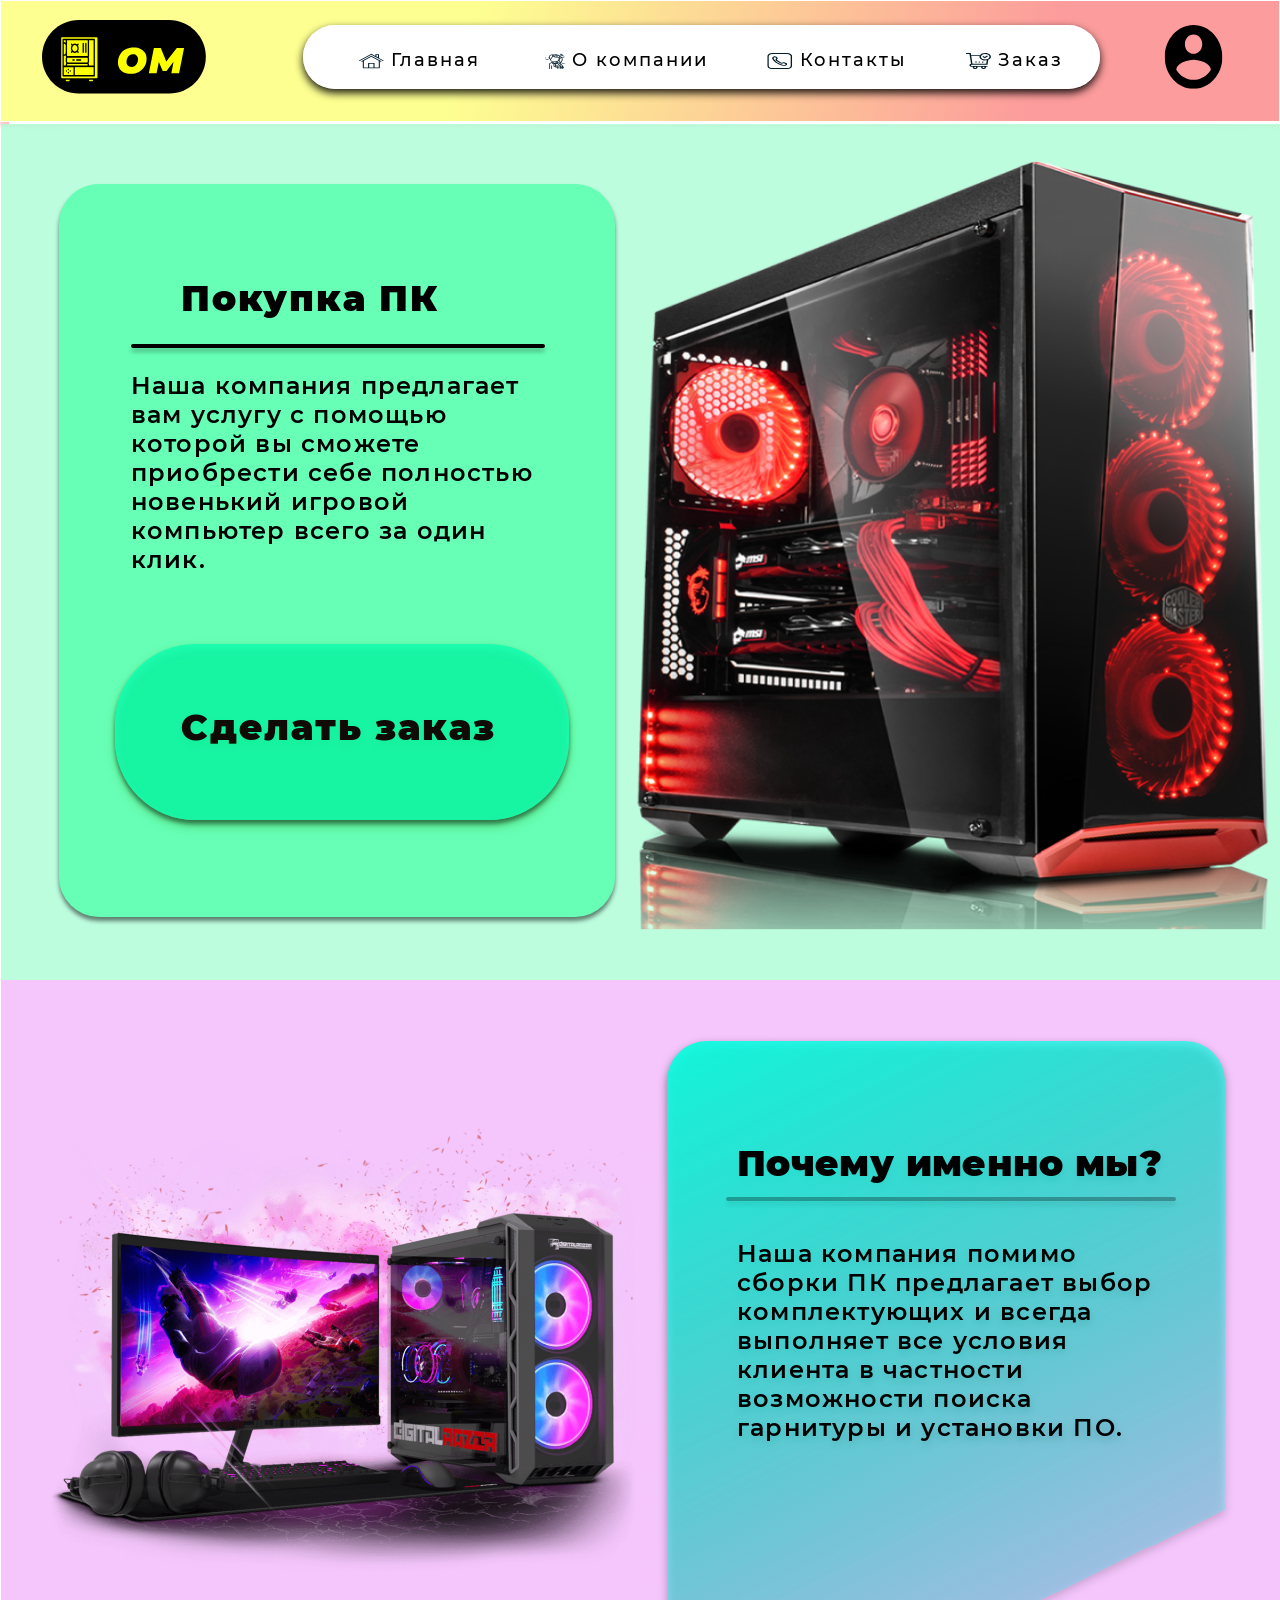
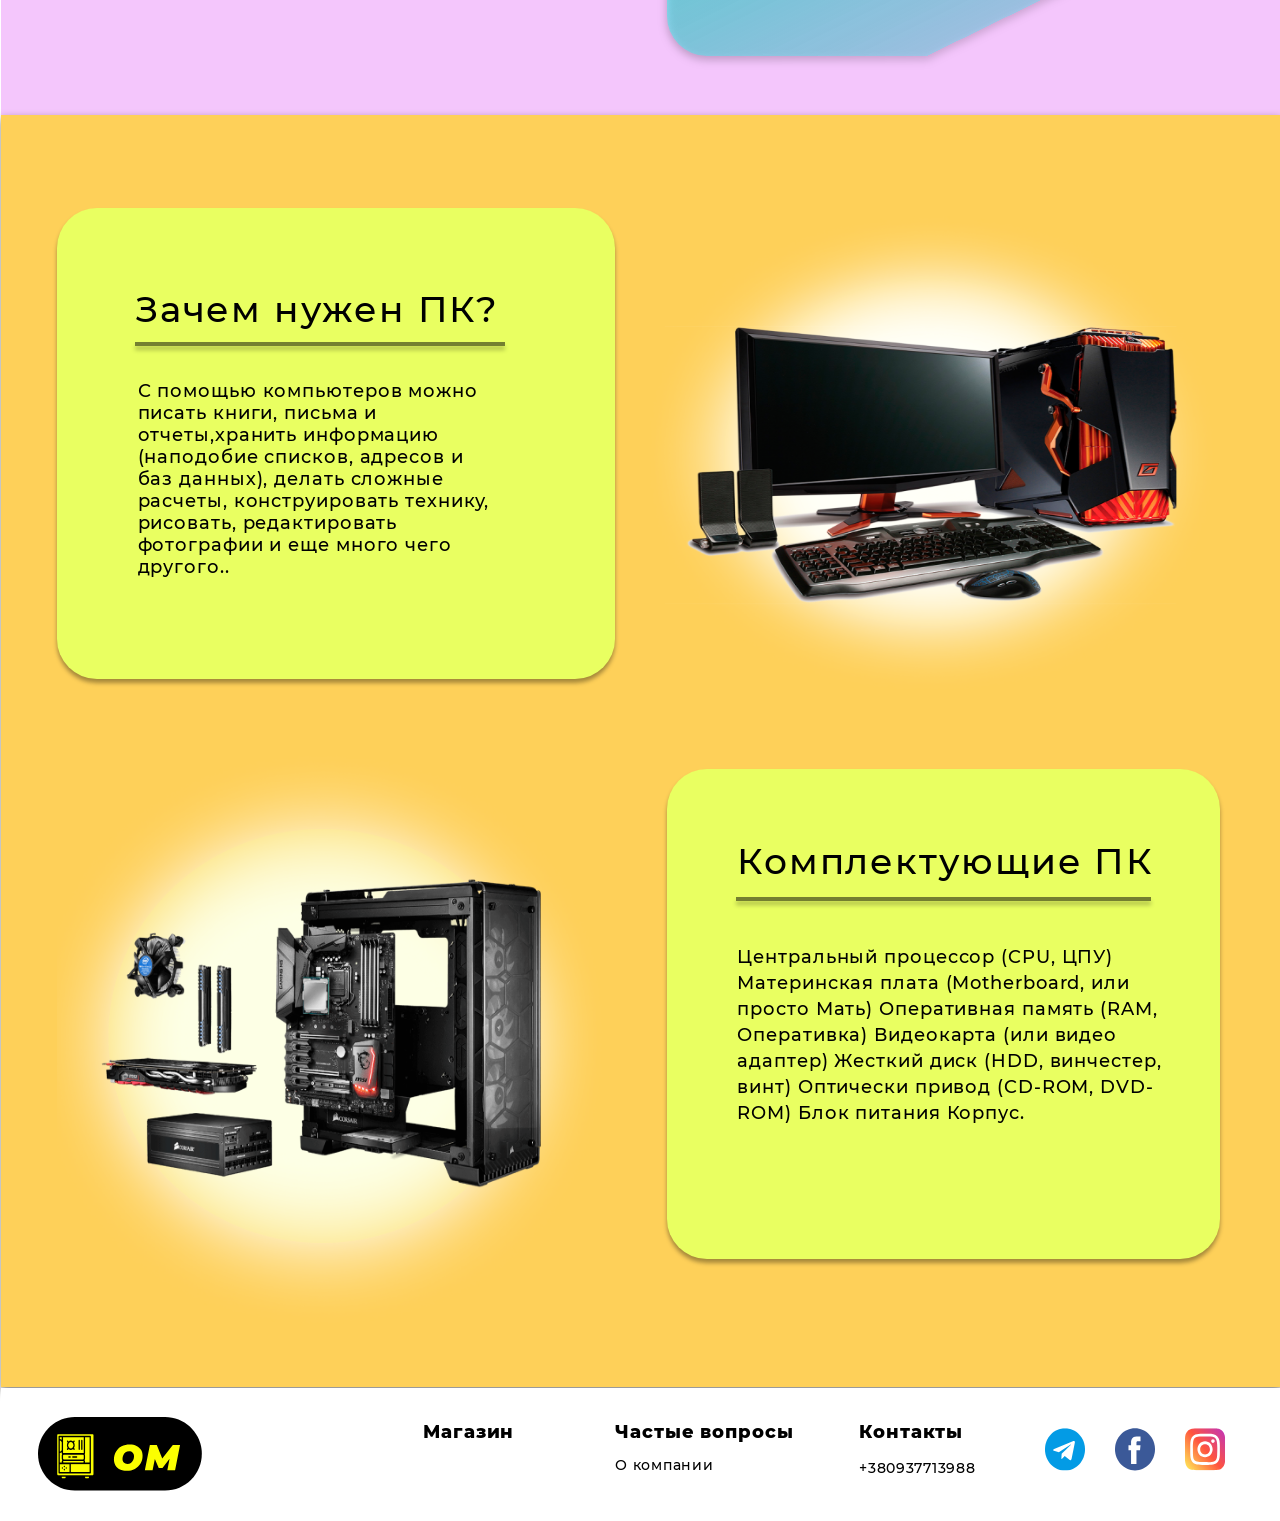
<file: index.html>
<!DOCTYPE html>
<html lang="ru">
<head>
    <meta charset="UTF-8">
    <meta http-equiv="X-UA-Compatible" content="IE=edge">
    <meta name="viewport" content="width=device-width, initial-scale=1.0">
    <link rel="stylesheet" href="./css/reset.css">
    <link rel="stylesheet" href="./css/style.css">
    <title>Главная</title>
</head>
<body>
    <div class="fon">


        <header class="header">
            <div class="wrapper">
    
                <div class="header__logo">
                    <a href="./index.html">
                        <img src="./img/svg/Group 11.svg" alt="Главная">
                    </a>
                </div>
                
                <div class="menu">
                    <nav class="top-menu">
                        <ul class="menu-main">
                          <li><a href="./index.html"> <img src="./img/svg/house 1.svg" alt="Главная"> Главная</a></li>
                          <li><a href="./kompany.html"><img src="./img/svg/competitor 1.svg" alt="О компании"> О компании</a></li>
                          <li><a href="./contacts.html"><img src="./img/svg/apple 1.svg" alt="Контакты"> Контакты</a></li>
                          <li><a href="./zakazvubor.html"><img src="./img/svg/order 1.svg" alt="Заказ"> Заказ</a></li> 
                        </ul>
                      </nav>
                </div>

                <div class="header__account">
                    <a href="account_avtor.html">
                        <img src="./img/svg/round-account-button-with-user-inside 1.svg" alt="Аккаунт">
                    </a>
                </div>
                <h2 class="razdelenie"></h2>
            </div>
        </header>


        <div class="block_pokupka">
            <div class="glavnaya__pokupka">
                <p class="text_pokupka">Покупка ПК</p>
                <h2 class="pokupka_razdelenie"></h2>
                <p class="infapokupka">Наша компания предлагает вам услугу с помощью которой вы сможете приобрести себе полностью новенький игровой компьютер всего за один клик.</p>
                <a href="./zakazvubor.html" class="pokupka__a_zakaz">
                    <div class="pokupka_zakaz">
                        <p class="pokupka__zakaz">
                            Сделать заказ
                        </p>
                    </div>
                </a>
            </div>
            <img src="./img/sistemkik.png" alt="" class="pokupka_sistemnik">
        </div>


        <div class="block_infa1">
            <div class="infa1__pokupka">
                <p class="text_infa1">Почему именно мы?</p>
                <h2 class="infa1_razdelenie"></h2>
                <p class="infa1">Наша компания помимо сборки ПК предлагает выбор комплектующих и всегда выполняет все условия клиента в частности возможности поиска гарнитуры и установки ПО.</p>
            </div>
            <img src="./img/hero3-1-min 1.png" alt="" class="infa1_sistemnik">
        </div>


        <div class="block_infa2">
            <div class="infa2__vopros1">
                <p class="text1_infa2">Зачем нужен ПК?</p>
                <h2 class="infa2_razdelenie1"></h2>
                <p class="infa2_1">     С помощью компьютеров можно писать книги, письма и отчеты,хранить информацию (наподобие списков, адресов и баз данных), делать сложные расчеты, конструировать технику, рисовать, редактировать фотографии и еще много чего другого..</p>
            </div>
            <img src="./img/Group 22.png" alt="" class="infa2_sistemnik">
            <div class="infa2__vopros2">
                <p class="text2_infa1"> Комплектующие ПК</p>
                <h2 class="infa2_razdelenie2"></h2>
                <p class="infa2_2">Центральный процессор (CPU, ЦПУ)
                    Материнская плата (Motherboard, или просто Мать)
                    Оперативная память (RAM, Оперативка)
                    Видеокарта (или видео адаптер)
                    Жесткий диск (HDD, винчестер, винт)
                    Оптически привод (CD-ROM, DVD-ROM)
                    Блок питания
                    Корпус.</p>
            </div>
            <img src="./img/Group 23.png" alt="" class="infa2_koplekt">
        </div>


        <footer class="footer">
            <div class="footer__logo">
                <a href="./index.html">
                    <img src="./img/svg/Group 11.svg" alt="Главная">
                </a>
            </div>
            <a href="./zakazvubor.html" class="footer__a_magaz"><p class="footer__magaz">Магазин</p></a>
            <p class="footer__vopros">Частые вопросы</p>
            <a href="./kompany.html" class="footer__a_magaz"><p class="footer__vopros1">О компании</p></a>
            <a href="./contacts.html" class="footer__a_kontakt"><p class="footer__kontakt">Контакты</p></a>
            <p class="footer__kontakt1">+380937713988</p>
            <div class="inst"><a href="https://www.instagram.com"><img src="./img/svg/instagram 1.svg" alt="Инста"></a></div>
            <div class="face"><a href="https://www.facebook.com/"><img src="./img/svg/facebook 1.svg" alt="Фейсбук"></a></div>
            <div class="telega"><a href="https://web.telegram.org/"><img src="./img/svg/telegram 1.svg" alt="Телеграм"></a></div>
        </footer>


    </div>
</body>
</html>
</file>
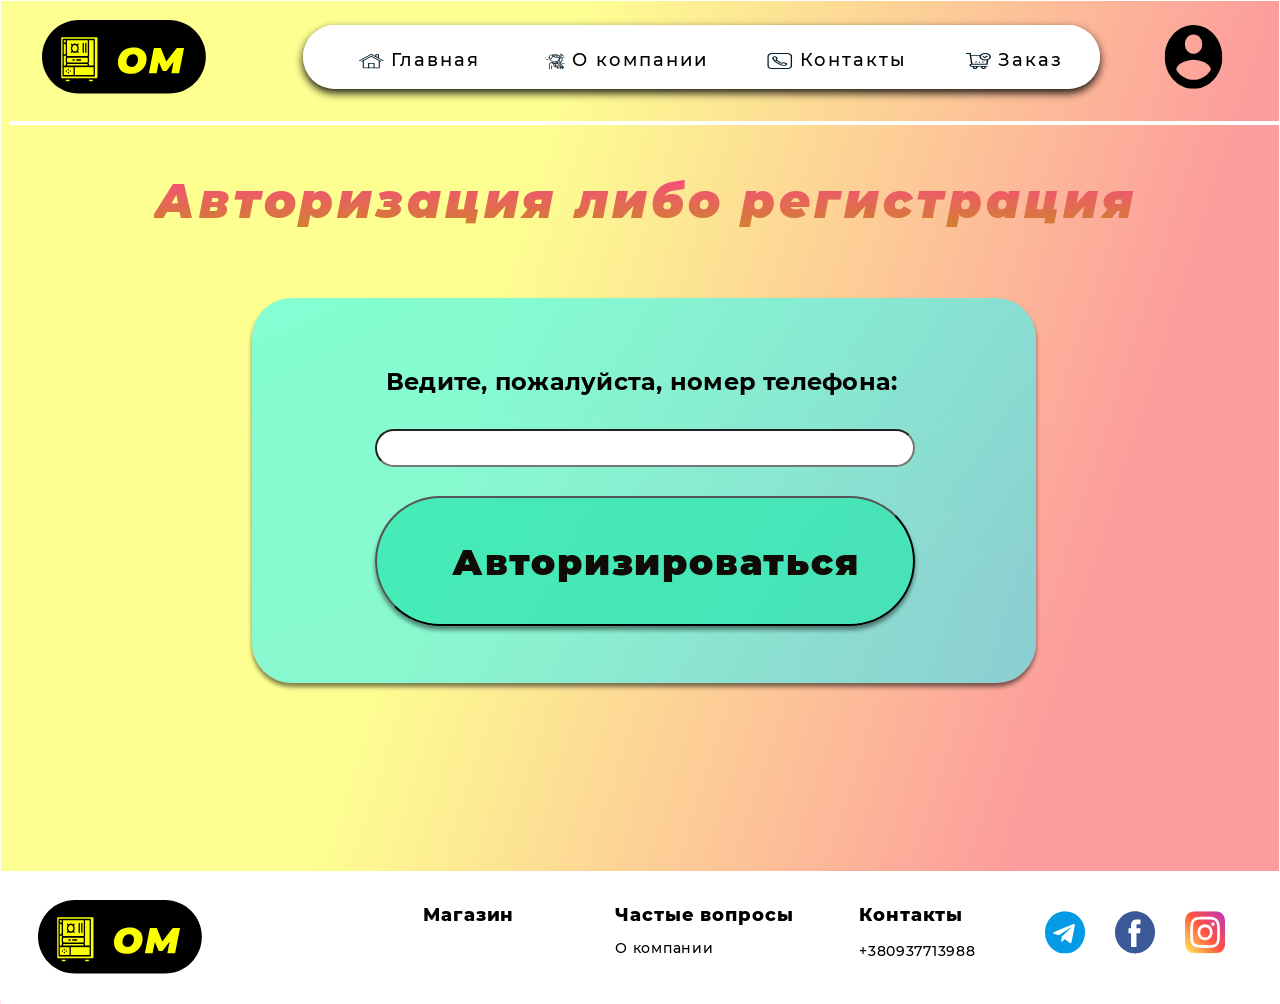
<file: account_avtor.html>
<!DOCTYPE html>
<html lang="en">
<head>
    <meta charset="UTF-8">
    <meta http-equiv="X-UA-Compatible" content="IE=edge">
    <meta name="viewport" content="width=device-width, initial-scale=1.0">
    <title>Соберу само</title>
    <link rel="stylesheet" href="./css/reset.css">
    <link rel="stylesheet" href="./css/account_avtor.css">
</head>
<body>
    <div class="container">
        

        <header class="header">
            <div class="wrapper">
    
                <div class="header__logo">
                    <a href="./index.html">
                        <img src="./img/svg/Group 11.svg" alt="Главная">
                    </a>
                </div>
                
                <div class="menu">
                    <nav class="top-menu">
                        <ul class="menu-main">
                          <li><a href="./index.html"> <img src="./img/svg/house 1.svg" alt="Главная"> Главная</a></li>
                          <li><a href="./kompany.html"><img src="./img/svg/competitor 1.svg" alt="О компании"> О компании</a></li>
                          <li><a href="./contacts.html"><img src="./img/svg/apple 1.svg" alt="Контакты"> Контакты</a></li>
                          <li><a href="./zakazvubor.html"><img src="./img/svg/order 1.svg" alt="Заказ"> Заказ</a></li> 
                        </ul>
                      </nav>
                </div>

                <div class="header__account">
                    <a href="account_avtor.html">
                        <img src="./img/svg/round-account-button-with-user-inside 1.svg" alt="Аккаунь">
                    </a>
                </div>
                <h2 class="razdelenie"></h2>
            </div>
        </header>


        
        
        
        <P class="zagolovok">Авторизация либо регистрация</P>
        <div class="forma">
            <form action="proverka.php" method="post">
            <p class="text">Ведите, пожалуйста, номер телефона:</p>
            <input type="text" name = "phone" class="pole" size="40">

                <button type="submit" class="knopka">
                <p class="knopka_text">Авторизироваться</p>
                </button>

            </form>
        </div>

        


        <footer class="footer">
            <div class="footer__logo">
                <a href="./index.html">
                    <img src="./img/svg/Group 11.svg" alt="Главная">
                </a>
            </div>
            <a href="./zakazvubor.html" class="footer__a_magaz"><p class="footer__magaz">Магазин</p></a>
            <p class="footer__vopros">Частые вопросы</p>
            <a href="./kompany.html" class="footer__a_magaz"><p class="footer__vopros1">О компании</p></a>
            <a href="./contacts.html" class="footer__a_kontakt"><p class="footer__kontakt">Контакты</p></a>
            <p class="footer__kontakt1">+380937713988</p>
            <div class="inst"><a href="https://www.instagram.com"><img src="./img/svg/instagram 1.svg" alt="Инста"></a></div>
            <div class="face"><a href="https://www.facebook.com/"><img src="./img/svg/facebook 1.svg" alt="Фейсбук"></a></div>
            <div class="telega"><a href="https://web.telegram.org/"><img src="./img/svg/telegram 1.svg" alt="Телеграм"></a></div>
        </footer>

    
    </div>
</body>
</html>
</file>
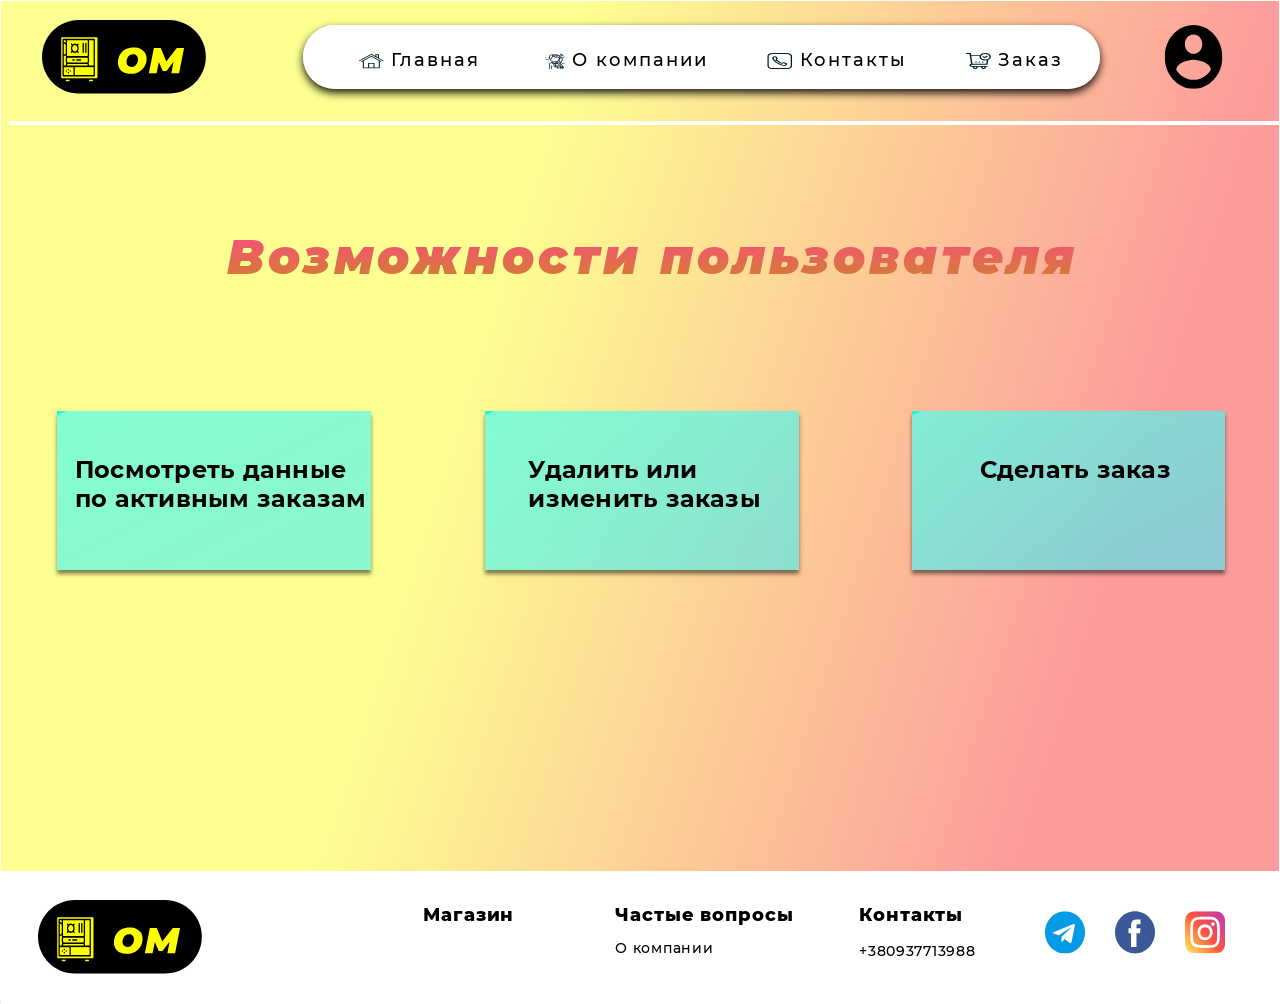
<file: account_vibor.html>
<!DOCTYPE html>
<html lang="en">
<head>
    <meta charset="UTF-8">
    <meta http-equiv="X-UA-Compatible" content="IE=edge">
    <meta name="viewport" content="width=device-width, initial-scale=1.0">
    <title>Соберу само</title>
    <link rel="stylesheet" href="./css/reset.css">
    <link rel="stylesheet" href="./css/account_vibor.css">
</head>
<body>
    <div class="container">
        

        <header class="header">
            <div class="wrapper">
    
                <div class="header__logo">
                    <a href="./index.html">
                        <img src="./img/svg/Group 11.svg" alt="Главная">
                    </a>
                </div>
                
                <div class="menu">
                    <nav class="top-menu">
                        <ul class="menu-main">
                          <li><a href="./index.html"> <img src="./img/svg/house 1.svg" alt="Главная"> Главная</a></li>
                          <li><a href="./kompany.html"><img src="./img/svg/competitor 1.svg" alt="О компании"> О компании</a></li>
                          <li><a href="./contacts.html"><img src="./img/svg/apple 1.svg" alt="Контакты"> Контакты</a></li>
                          <li><a href="./zakazvubor.html"><img src="./img/svg/order 1.svg" alt="Заказ"> Заказ</a></li> 
                        </ul>
                      </nav>
                </div>

                <div class="header__account">
                    <a href="account_avtor.html">
                        <img src="./img/svg/round-account-button-with-user-inside 1.svg" alt="Аккаунь">
                    </a>
                </div>
                <h2 class="razdelenie"></h2>
            </div>
        </header>


        
        
        
        <P class="zagolovok">Возможности пользователя</P>
        <a href="account_1.php">
        <div class="block1">
                <p class="text1">Посмотреть данные по активным заказам</p>
        </div>
        </a>
        <a href="account_2.php">
        <div class="block2">
            
                <p class="text2">Удалить или изменить заказы</p>
            
        </div>
        </a>
        <a href="account_3.php">
        <div class="block3">
                <p class="text3">Сделать заказ</p>
        </div>
        </a>
        


        <footer class="footer">
            <div class="footer__logo">
                <a href="./index.html">
                    <img src="./img/svg/Group 11.svg" alt="Главная">
                </a>
            </div>
            <a href="./zakazvubor.html" class="footer__a_magaz"><p class="footer__magaz">Магазин</p></a>
            <p class="footer__vopros">Частые вопросы</p>
            <a href="./kompany.html" class="footer__a_magaz"><p class="footer__vopros1">О компании</p></a>
            <a href="./contacts.html" class="footer__a_kontakt"><p class="footer__kontakt">Контакты</p></a>
            <p class="footer__kontakt1">+380937713988</p>
            <div class="inst"><a href="https://www.instagram.com"><img src="./img/svg/instagram 1.svg" alt="Инста"></a></div>
            <div class="face"><a href="https://www.facebook.com/"><img src="./img/svg/facebook 1.svg" alt="Фейсбук"></a></div>
            <div class="telega"><a href="https://web.telegram.org/"><img src="./img/svg/telegram 1.svg" alt="Телеграм"></a></div>
        </footer>

    
    </div>
</body>
</html>
</file>
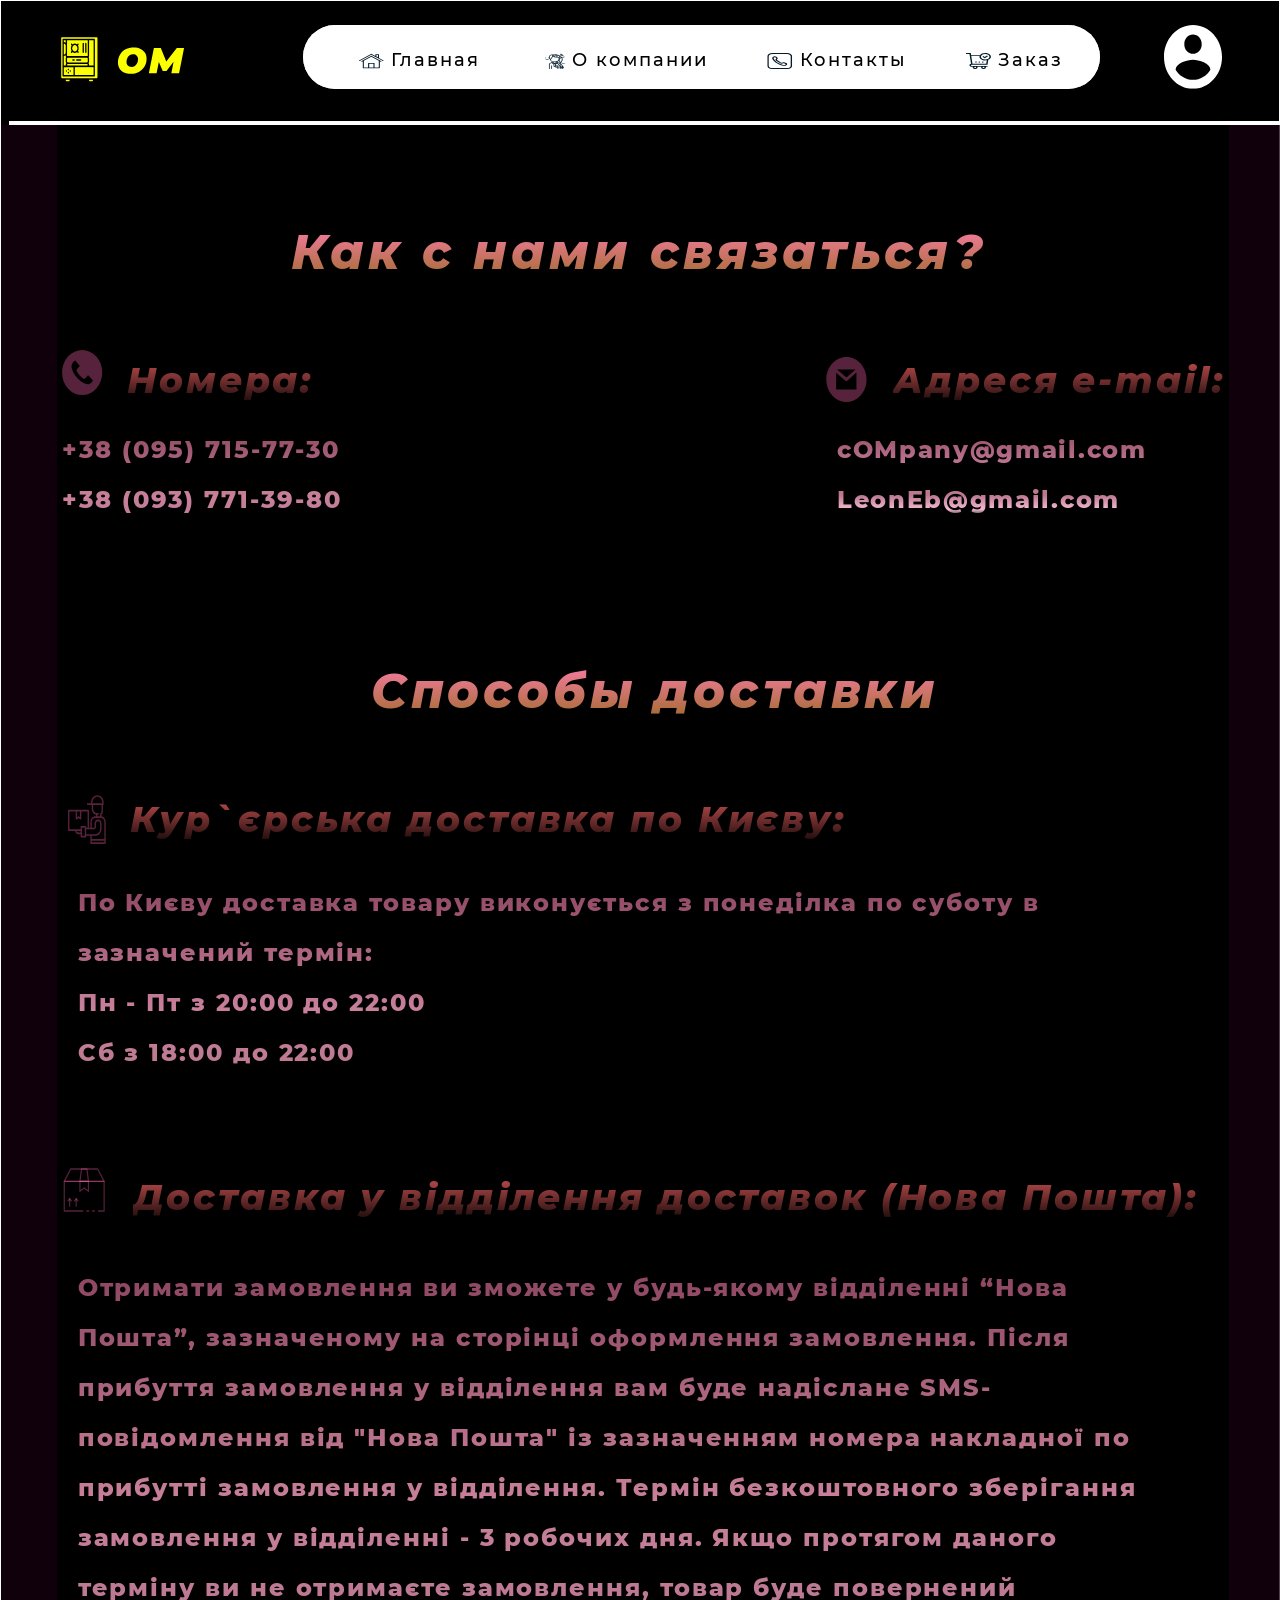
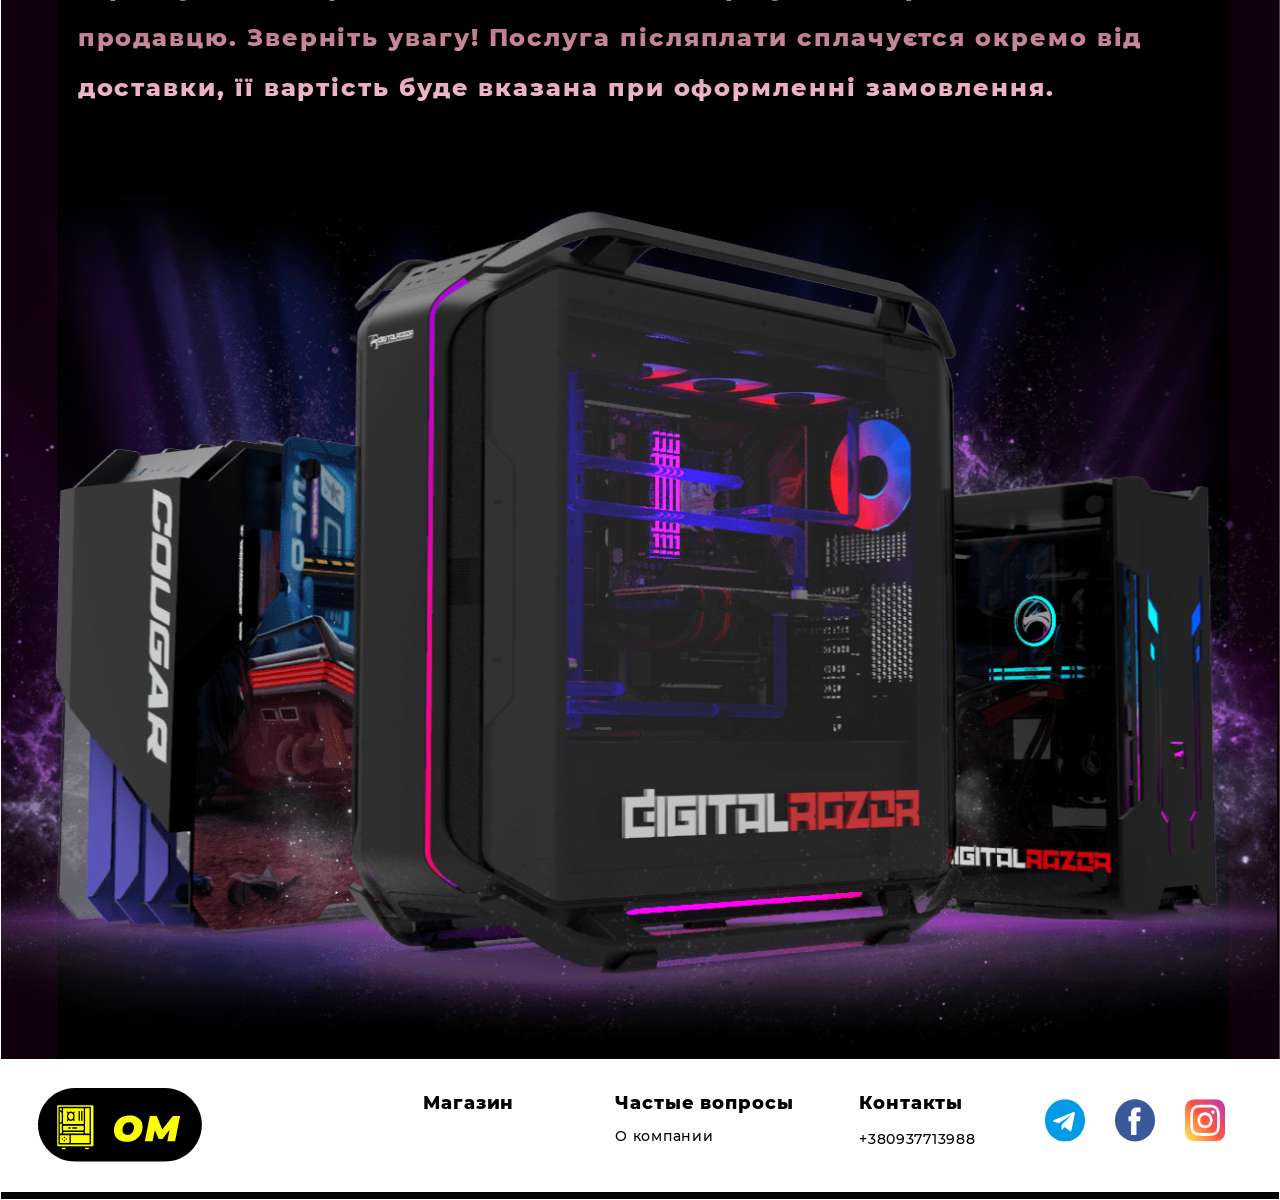
<file: contacts.html>
<!DOCTYPE html>
<html lang="en">
<head>
    <meta charset="UTF-8">
    <meta http-equiv="X-UA-Compatible" content="IE=edge">
    <meta name="viewport" content="width=device-width, initial-scale=1.0">
    <title>Контакты</title>
    <link rel="stylesheet" href="./css/reset.css">
    <link rel="stylesheet" href="./css/contacts.css">
</head>
<body>
    <div class="container">

        <header class="header">
            <div class="wrapper">
    
                <div class="header__logo">
                    <a href="./index.html">
                        <img src="./img/svg/Group 11.svg" alt="Главная">
                    </a>
                </div>
                
                <div class="menu">
                    <nav class="top-menu">
                        <ul class="menu-main">
                          <li><a href="./index.html"> <img src="./img/svg/house 1.svg" alt="Главная"> Главная</a></li>
                          <li><a href="./kompany.html"><img src="./img/svg/competitor 1.svg" alt="О компании"> О компании</a></li>
                          <li><a href="./contacts.html"><img src="./img/svg/apple 1.svg" alt="Контакты"> Контакты</a></li>
                          <li><a href="./zakazvubor.html"><img src="./img/svg/order 1.svg" alt="Заказ"> Заказ</a></li> 
                        </ul>
                      </nav>
                </div>

                <div class="header__account">
                    <a href="account_avtor.html">
                        <img src="./img/svg/acc.svg" alt="Аккаунь">
                    </a>
                </div>
                <h2 class="razdelenie"></h2>
            </div>
        </header>

        <div class="sleva"></div>

        <div class="contacts_infa">
            <p class="zagalovok">Как с нами связаться?</p>
            <img src="./img/svg/phone.svg" alt="" class="phone">
            <p class="nomera">Номера:</p>
            <p class="nomer">+38 (095) 715-77-30 +38 (093) 771-39-80</p>
            <img src="./img/svg/gmail (1) 1.svg" alt="" class="pismo">
            <p class="email">Адреся e-mail:</p>
            <p class="mail">cOMpany@gmail.com LeonEb@gmail.com</p>
            <p class="sposob_dostavki">Способы доставки</p>
            <img src="./img/svg/kurier.svg" alt="" class="kurier">
            <p class="kurierskaya">Кур`єрська доставка по Києву:</p>
            <p class="text1"> По Києву доставка товару виконується з понеділка по суботу в зазначений термін:
                <br> Пн - Пт	з 20:00 до 22:00
                <br>Сб  з 18:00 до 22:00
                </p>
            <img src="./img/svg/posilka.svg" alt="" class="posilka">
            <p class="otdilenie">Доставка у відділення доставок (Нова Пошта):</p>
            <p class="text2">       Отримати замовлення ви зможете у будь-якому відділенні “Нова Пошта”, зазначеному на сторінці оформлення замовлення. Після прибуття замовлення у відділення вам буде надіслане SMS-повідомлення від "Нова Пошта" із зазначенням номера накладної по прибутті замовлення у відділення. Термін безкоштовного зберігання замовлення у відділенні - 3 робочих дня. Якщо протягом даного терміну ви не отримаєте замовлення, товар буде повернений продавцю.
                Зверніть увагу! Послуга післяплати сплачуєтся окремо від доставки, її вартість буде вказана при оформленні замовлення.
                </p>
        </div>


        <div class="sprava"></div>


        <img src="./img/hero-gamepc-min 1.png" alt="" class="komp">

        <footer class="footer">
            <div class="footer__logo">
                <a href="./index.html">
                    <img src="./img/svg/Group 11.svg" alt="Главная">
                </a>
            </div>
            <a href="./zakazvubor.html" class="footer__a_magaz"><p class="footer__magaz">Магазин</p></a>
            <p class="footer__vopros">Частые вопросы</p>
            <a href="./kompany.html" class="footer__a_magaz"><p class="footer__vopros1">О компании</p></a>
            <a href="./contacts.html" class="footer__a_kontakt"><p class="footer__kontakt">Контакты</p></a>
            <p class="footer__kontakt1">+380937713988</p>
            <div class="inst"><a href="https://www.instagram.com"><img src="./img/svg/instagram 1.svg" alt="Инста"></a></div>
            <div class="face"><a href="https://www.facebook.com/"><img src="./img/svg/facebook 1.svg" alt="Фейсбук"></a></div>
            <div class="telega"><a href="https://web.telegram.org/"><img src="./img/svg/telegram 1.svg" alt="Телеграм"></a></div>
        </footer>


    </div>
</body>
</html>
</file>
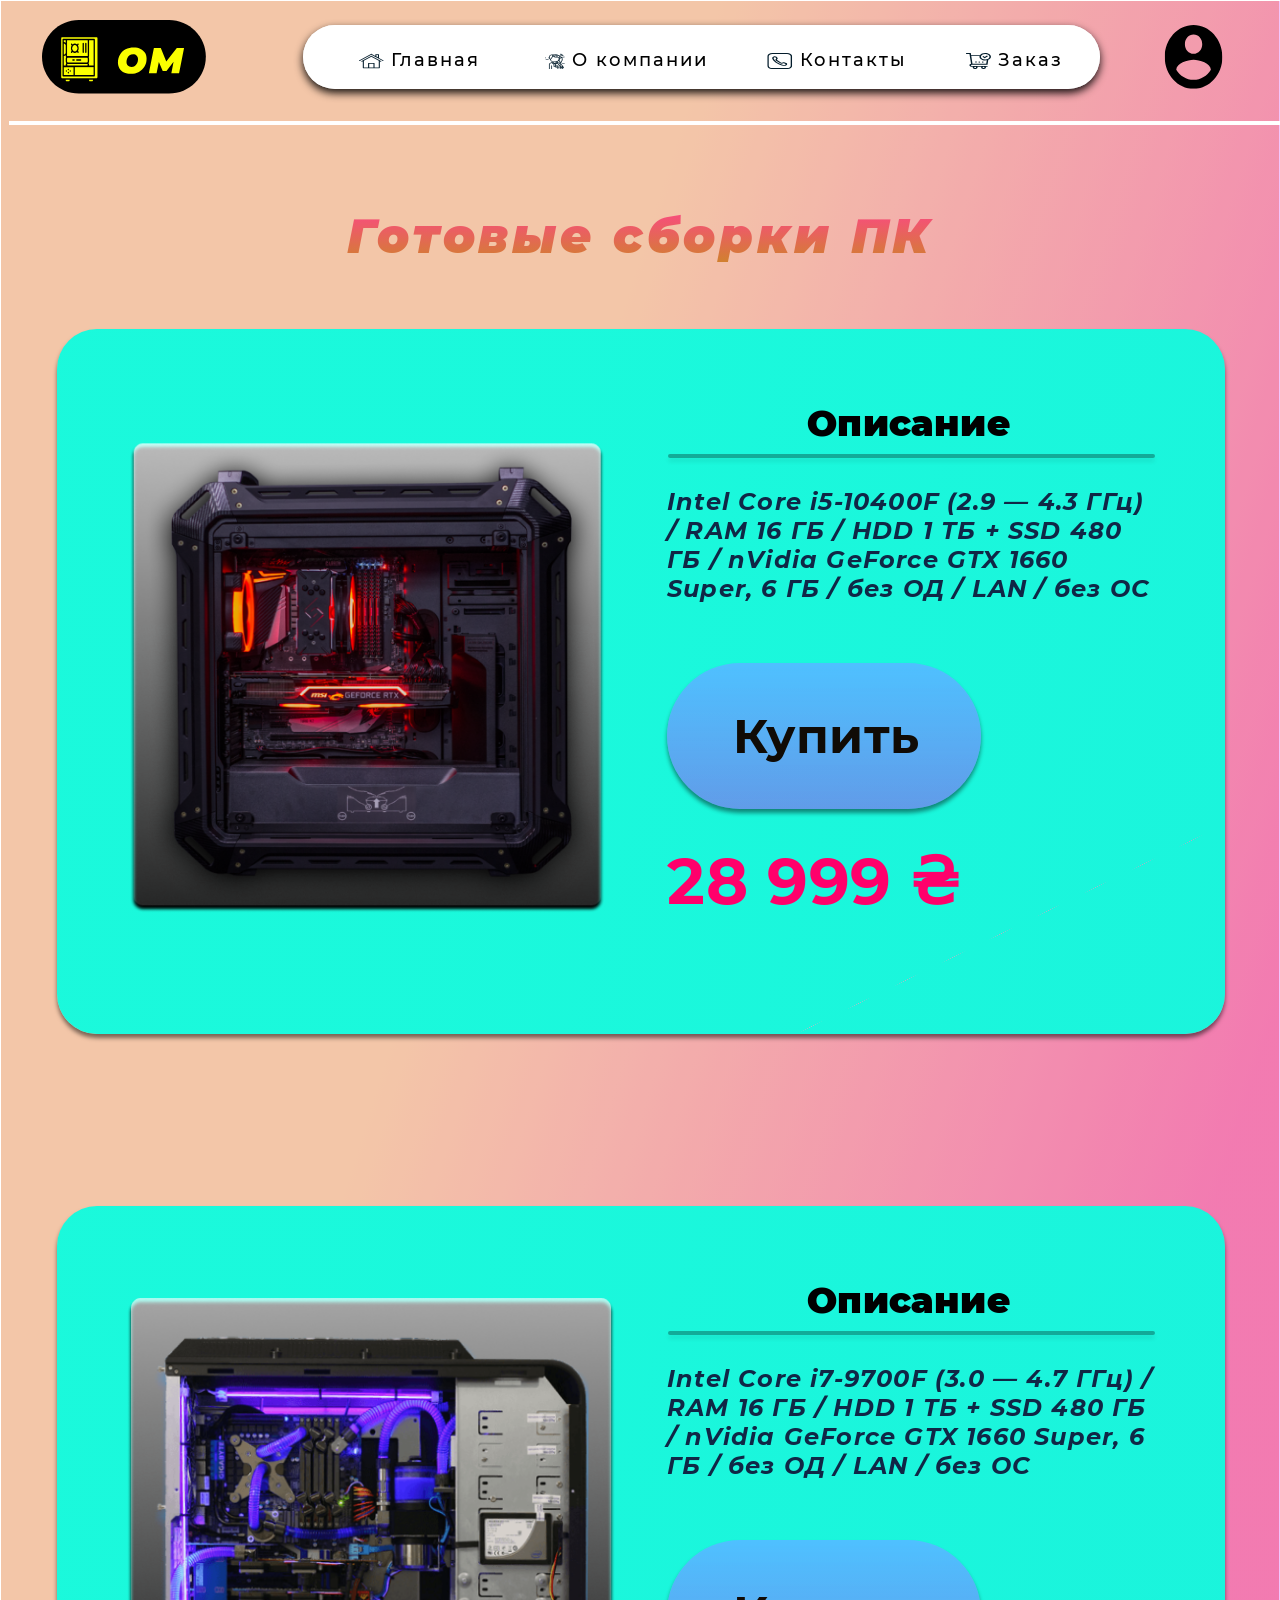
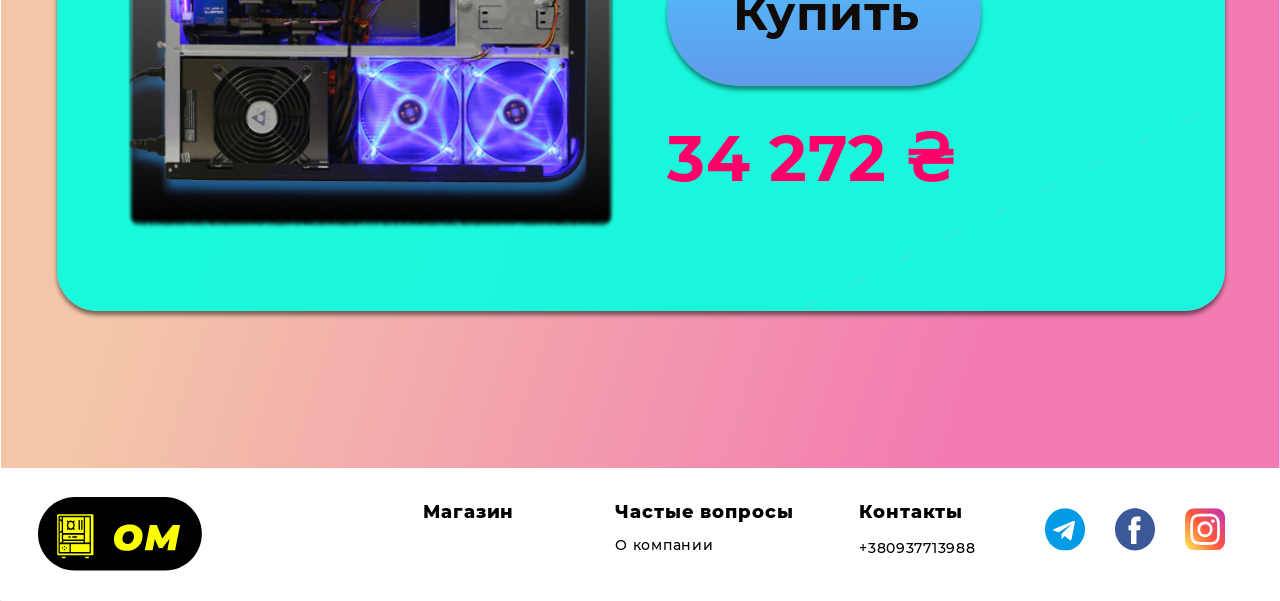
<file: gotoviesborki.html>
<!DOCTYPE html>
<html lang="en">
<head>
    <meta charset="UTF-8">
    <meta http-equiv="X-UA-Compatible" content="IE=edge">
    <meta name="viewport" content="width=device-width, initial-scale=1.0">
    <title>Соберу само</title>
    <link rel="stylesheet" href="./css/reset.css">
    <link rel="stylesheet" href="./css/gotoviesborki.css">
</head>
<body>
    <div class="container">
        <div class="container1">

        <header class="header">
            <div class="wrapper">
    
                <div class="header__logo">
                    <a href="./index.html">
                        <img src="./img/svg/Group 11.svg" alt="Главная">
                    </a>
                </div>
                
                <div class="menu">
                    <nav class="top-menu">
                        <ul class="menu-main">
                          <li><a href="./index.html"> <img src="./img/svg/house 1.svg" alt="Главная"> Главная</a></li>
                          <li><a href="./kompany.html"><img src="./img/svg/competitor 1.svg" alt="О компании"> О компании</a></li>
                          <li><a href="./contacts.html"><img src="./img/svg/apple 1.svg" alt="Контакты"> Контакты</a></li>
                          <li><a href="./zakazvubor.html"><img src="./img/svg/order 1.svg" alt="Заказ"> Заказ</a></li> 
                        </ul>
                      </nav>
                </div>

                <div class="header__account">
                    <a href="account_avtor.html">
                        <img src="./img/svg/round-account-button-with-user-inside 1.svg" alt="Аккаунь">
                    </a>
                </div>
                <h2 class="razdelenie"></h2>
            </div>
        </header>



        <P class="zagolovok">Готовые сборки ПК</P>
        <div class="block1">
            <img src="./img/Group 26.png" alt="" class="pk">
            <p class="opisanie">Описание</p>
            <h2 class="razdelenie2"></h2>
            <p class="text">Intel Core i5-10400F (2.9 — 4.3 ГГц) / RAM 16 ГБ / HDD 1 ТБ + SSD 480 ГБ / nVidia GeForce GTX 1660 Super, 6 ГБ / без ОД / LAN / без ОС</p>
            <a href="./podvarzhdenie.html">
                <div class="knopka">
                    <p class="knopka_nazvanie">Купить</p>
                </div>
            </a>
            <p class="cena">28 999 ₴</p>
        </div>
        <div class="block2">
            <img src="./img/Group 43.png" alt="" class="pk">
            <p class="opisanie">Описание</p>
            <h2 class="razdelenie2"></h2>
            <p class="text">Intel Core i7-9700F (3.0 — 4.7 ГГц) / RAM 16 ГБ / HDD 1 ТБ + SSD 480 ГБ / nVidia GeForce GTX 1660 Super, 6 ГБ / без ОД / LAN / без ОС</p>
            <a href="./podvarzhdenie.html">
            <div class="knopka">
                <p class="knopka_nazvanie">Купить</p>
            </div>
            </a>
            <p class="cena">34 272 ₴</p>
        </div>
        


        <footer class="footer">
            <div class="footer__logo">
                <a href="./index.html">
                    <img src="./img/svg/Group 11.svg" alt="Главная">
                </a>
            </div>
            <a href="./zakazvubor.html" class="footer__a_magaz"><p class="footer__magaz">Магазин</p></a>
            <p class="footer__vopros">Частые вопросы</p>
            <a href="./kompany.html" class="footer__a_magaz"><p class="footer__vopros1">О компании</p></a>
            <a href="./contacts.html" class="footer__a_kontakt"><p class="footer__kontakt">Контакты</p></a>
            <p class="footer__kontakt1">+380937713988</p>
            <div class="inst"><a href="https://www.instagram.com"><img src="./img/svg/instagram 1.svg" alt="Инста"></a></div>
            <div class="face"><a href="https://www.facebook.com/"><img src="./img/svg/facebook 1.svg" alt="Фейсбук"></a></div>
            <div class="telega"><a href="https://web.telegram.org/"><img src="./img/svg/telegram 1.svg" alt="Телеграм"></a></div>
        </footer>

    </div>
    </div>
</body>
</html>
</file>
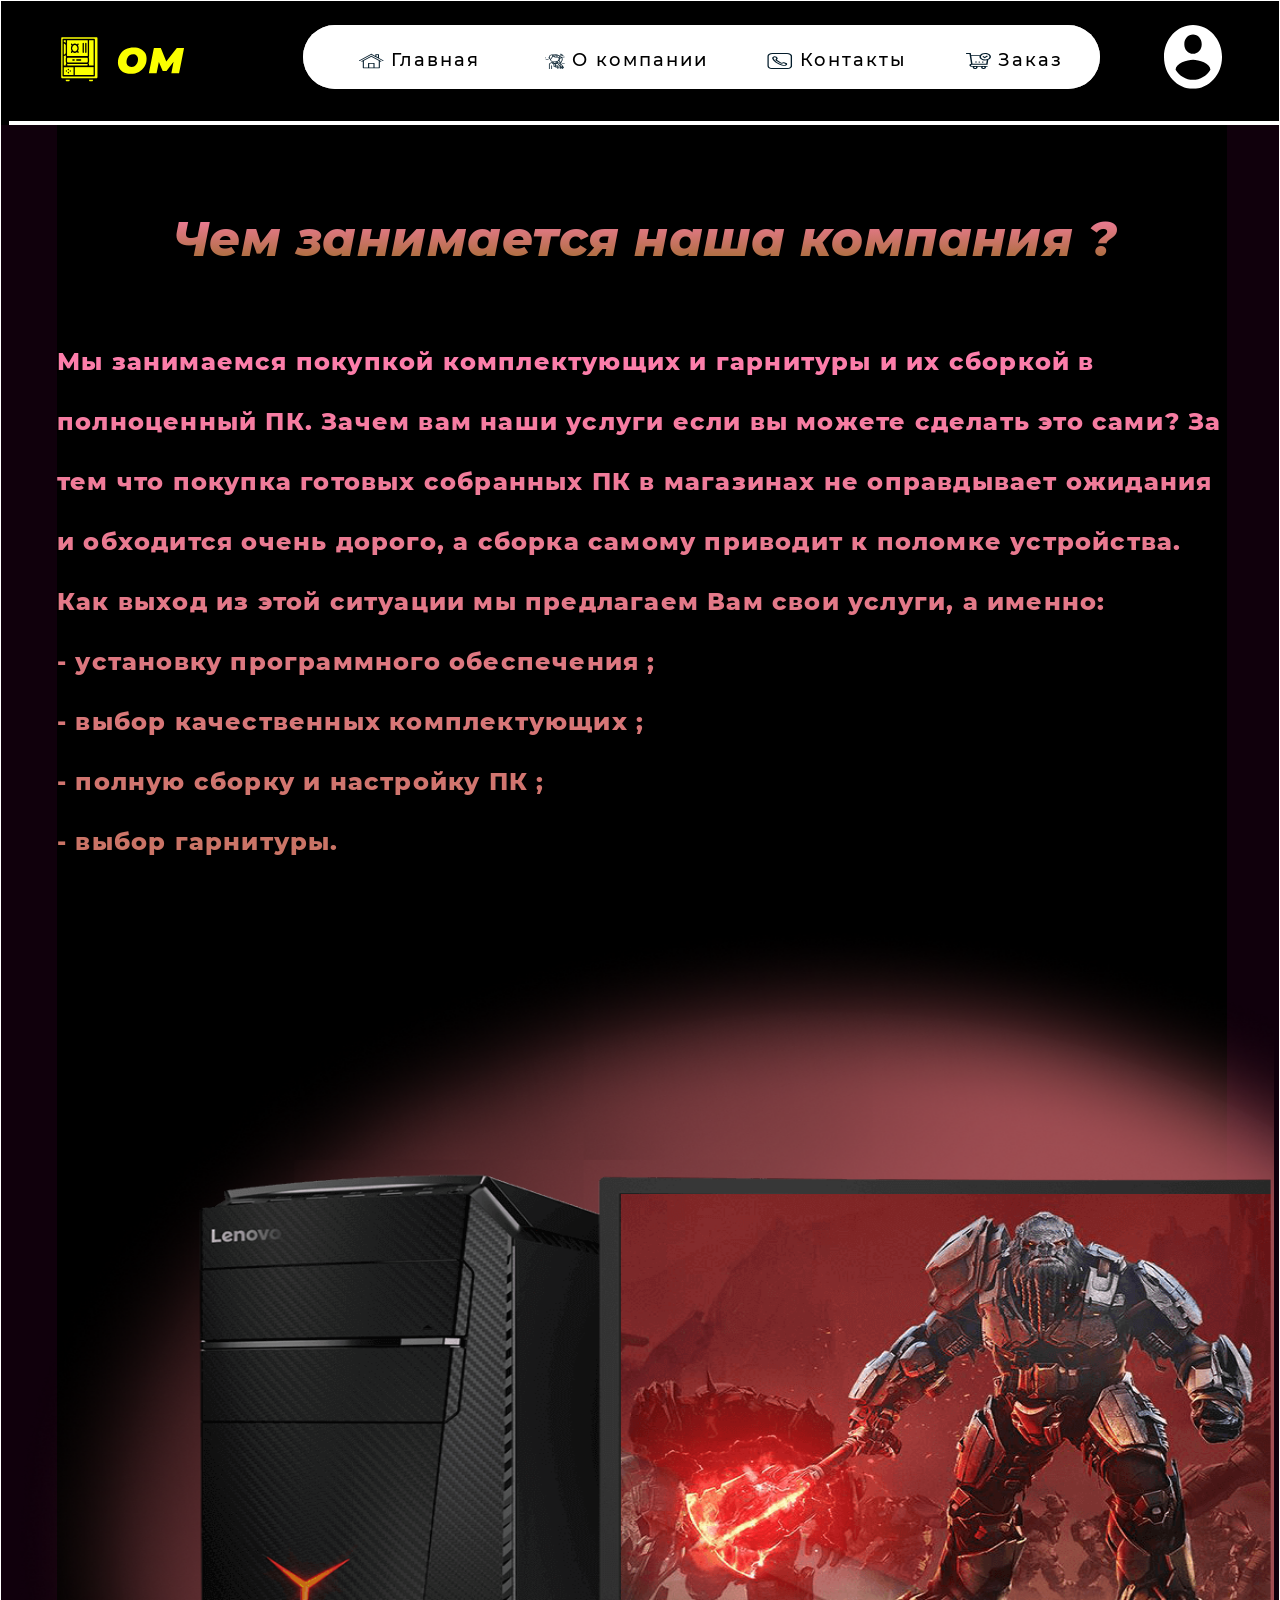
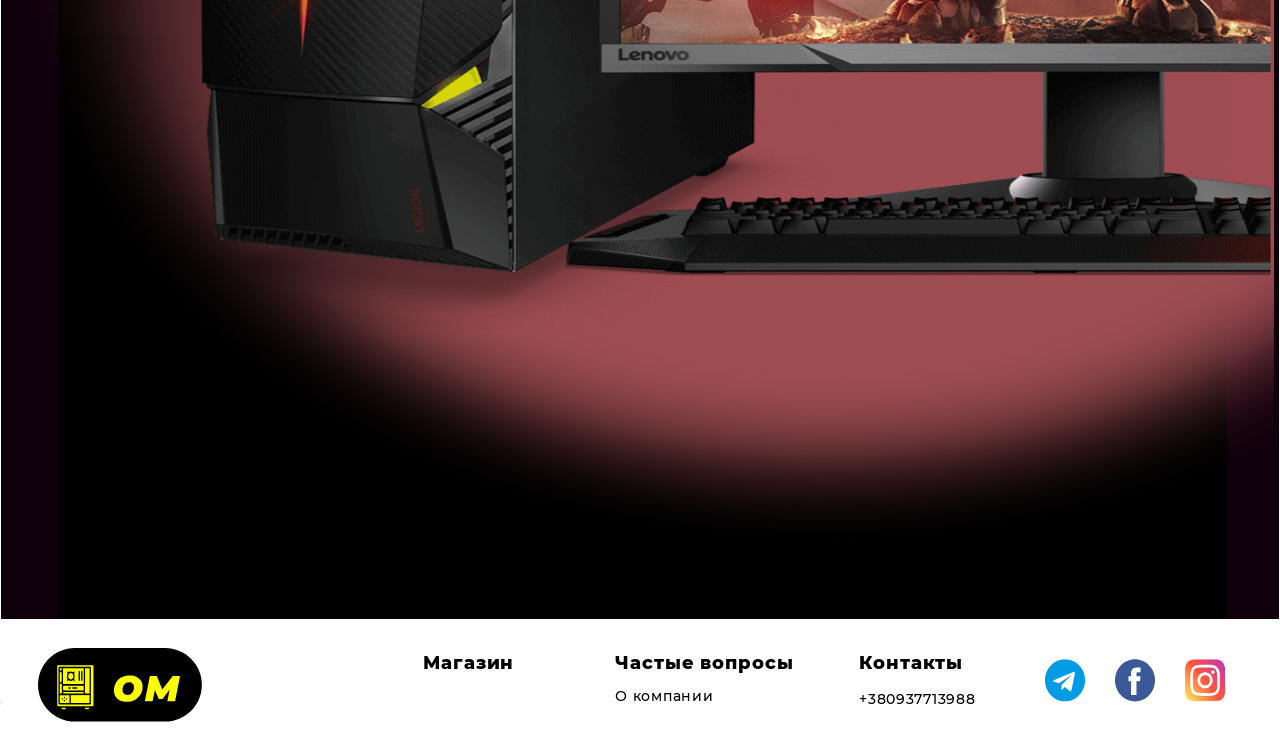
<file: kompany.html>
<!DOCTYPE html>
<html lang="en">
<head>
    <meta charset="UTF-8">
    <meta http-equiv="X-UA-Compatible" content="IE=edge">
    <meta name="viewport" content="width=device-width, initial-scale=1.0">
    <title>О компании</title>
    <link rel="stylesheet" href="./css/reset.css">
    <link rel="stylesheet" href="./css/company.css">
</head>
<body>
    <div class="container">

        <header class="header">
            <div class="wrapper">
    
                <div class="header__logo">
                    <a href="./index.html">
                        <img src="./img/svg/Group 11.svg" alt="Главная">
                    </a>
                </div>
                
                <div class="menu">
                    <nav class="top-menu">
                        <ul class="menu-main">
                          <li><a href="./index.html"> <img src="./img/svg/house 1.svg" alt="Главная"> Главная</a></li>
                          <li><a href="./kompany.html"><img src="./img/svg/competitor 1.svg" alt="О компании"> О компании</a></li>
                          <li><a href="./contacts.html"><img src="./img/svg/apple 1.svg" alt="Контакты"> Контакты</a></li>
                          <li><a href="./zakazvubor.html"><img src="./img/svg/order 1.svg" alt="Заказ"> Заказ</a></li> 
                        </ul>
                      </nav>
                </div>

                <div class="header__account">
                    <a href="account_avtor.html">
                        <img src="./img/svg/acc.svg" alt="Аккаунь">
                    </a>
                </div>
                <h2 class="razdelenie"></h2>
            </div>
        </header>

        <div class="sleva"></div>

        <h2 class="zagalovok">Чем занимается наша компания ?</h2>
        <h2 class="text">Мы занимаемся покупкой комплектующих и гарнитуры и их сборкой в полноценный ПК. Зачем вам наши услуги если вы можете сделать это сами? За тем что покупка готовых собранных ПК в магазинах не оправдывает ожидания и обходится очень дорого, а сборка самому приводит к поломке устройства. Как выход из этой ситуации мы предлагаем Вам свои услуги, а именно:
            <br>- установку программного обеспечения ;
            <br>- выбор качественных комплектующих ;
            <br>- полную сборку и настройку ПК ;
            <br>- выбор гарнитуры.
       </h2>


        <div class="sprava"></div>


        <img src="./img/Group 13.png" alt="" class="komp">

        <footer class="footer">
            <div class="footer__logo">
                <a href="./index.html">
                    <img src="./img/svg/Group 11.svg" alt="Главная">
                </a>
            </div>
            <a href="./zakazvubor.html" class="footer__a_magaz"><p class="footer__magaz">Магазин</p></a>
            <p class="footer__vopros">Частые вопросы</p>
            <a href="./kompany.html" class="footer__a_magaz"><p class="footer__vopros1">О компании</p></a>
            <a href="./contacts.html" class="footer__a_kontakt"><p class="footer__kontakt">Контакты</p></a>
            <p class="footer__kontakt1">+380937713988</p>
            <div class="inst"><a href="https://www.instagram.com"><img src="./img/svg/instagram 1.svg" alt="Инста"></a></div>
            <div class="face"><a href="https://www.facebook.com/"><img src="./img/svg/facebook 1.svg" alt="Фейсбук"></a></div>
            <div class="telega"><a href="https://web.telegram.org/"><img src="./img/svg/telegram 1.svg" alt="Телеграм"></a></div>
        </footer>


    </div>
</body>
</html>
</file>
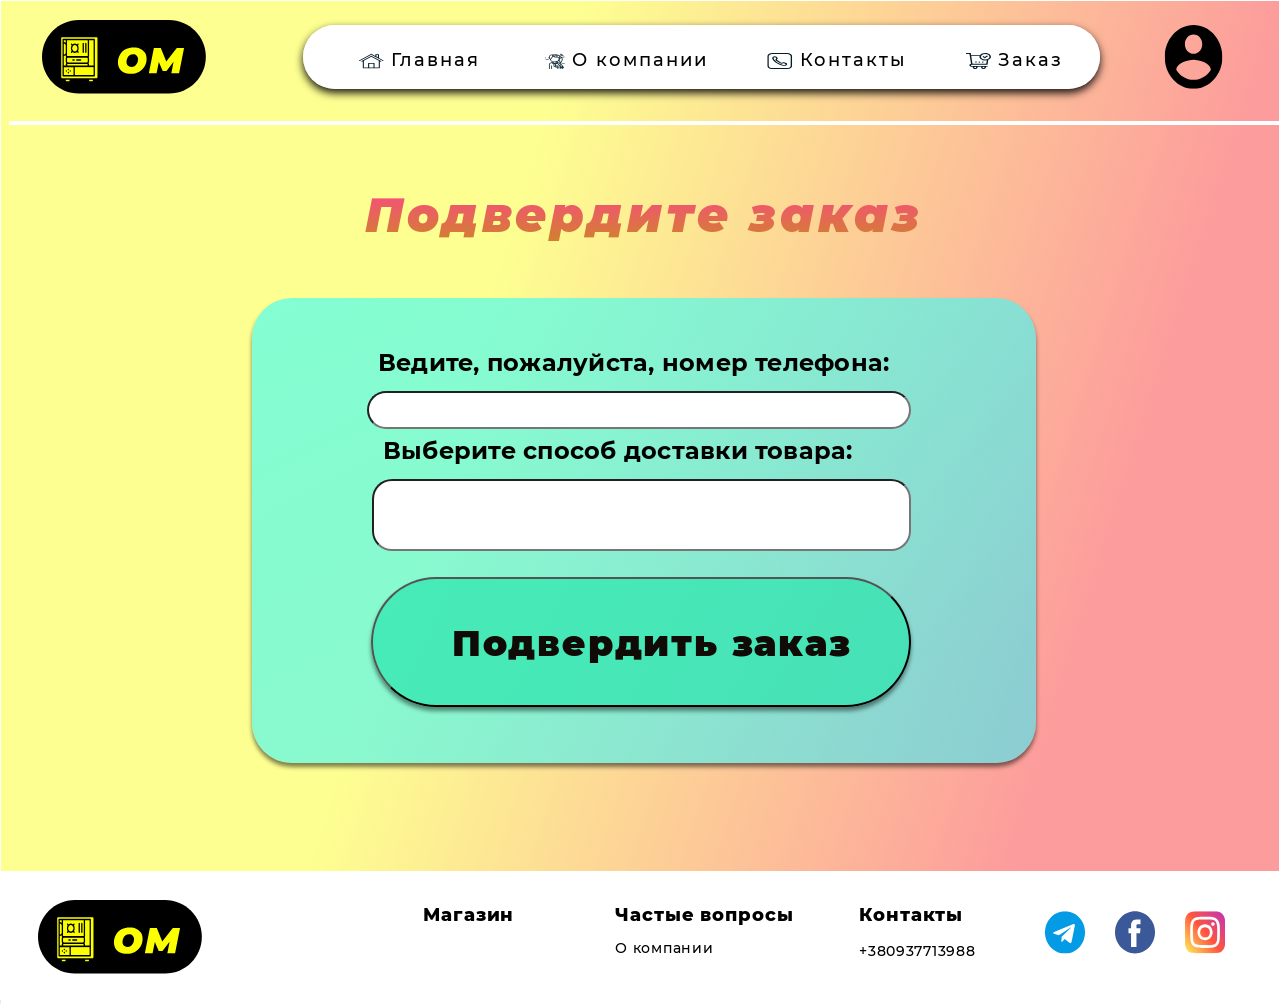
<file: podvarzhdenie.html>
<!DOCTYPE html>
<html lang="en">
<head>
    <meta charset="UTF-8">
    <meta http-equiv="X-UA-Compatible" content="IE=edge">
    <meta name="viewport" content="width=device-width, initial-scale=1.0">
    <title>Соберу само</title>
    <link rel="stylesheet" href="./css/reset.css">
    <link rel="stylesheet" href="./css/podverzhdenie.css">
</head>
<body>
    <div class="container">
        

        <header class="header">
            <div class="wrapper">
    
                <div class="header__logo">
                    <a href="./index.html">
                        <img src="./img/svg/Group 11.svg" alt="Главная">
                    </a>
                </div>
                
                <div class="menu">
                    <nav class="top-menu">
                        <ul class="menu-main">
                          <li><a href="./index.html"> <img src="./img/svg/house 1.svg" alt="Главная"> Главная</a></li>
                          <li><a href="./kompany.html"><img src="./img/svg/competitor 1.svg" alt="О компании"> О компании</a></li>
                          <li><a href="./contacts.html"><img src="./img/svg/apple 1.svg" alt="Контакты"> Контакты</a></li>
                          <li><a href="./zakazvubor.html"><img src="./img/svg/order 1.svg" alt="Заказ"> Заказ</a></li> 
                        </ul>
                      </nav>
                </div>

                <div class="header__account">
                    <a href="account_avtor.html">
                        <img src="./img/svg/round-account-button-with-user-inside 1.svg" alt="Аккаунь">
                    </a>
                </div>
                <h2 class="razdelenie"></h2>
            </div>
        </header>








        
        <P class="zagolovok">Подвердите заказ</P>
        <div class="forma">
            <form action="proverka2.php" method="post">
            <p class="text">Ведите, пожалуйста, номер телефона:</p>
            <input type="text" name = "phone" class="pole" size="40">
            <p class="text2">Выберите способ доставки товара:</p>
            <input type="text" name = "sposobdostavki" class="sposobdostavki" size="40">
                <button type="submit" class="knopka">
                <p class="knopka_text">Подвердить заказ</p>
                </button>
            </form>
        </div>
        


        <footer class="footer">
            <div class="footer__logo">
                <a href="./index.html">
                    <img src="./img/svg/Group 11.svg" alt="Главная">
                </a>
            </div>
            <a href="./zakazvubor.html" class="footer__a_magaz"><p class="footer__magaz">Магазин</p></a>
            <p class="footer__vopros">Частые вопросы</p>
            <a href="./kompany.html" class="footer__a_magaz"><p class="footer__vopros1">О компании</p></a>
            <a href="./contacts.html" class="footer__a_kontakt"><p class="footer__kontakt">Контакты</p></a>
            <p class="footer__kontakt1">+380937713988</p>
            <div class="inst"><a href="https://www.instagram.com"><img src="./img/svg/instagram 1.svg" alt="Инста"></a></div>
            <div class="face"><a href="https://www.facebook.com/"><img src="./img/svg/facebook 1.svg" alt="Фейсбук"></a></div>
            <div class="telega"><a href="https://web.telegram.org/"><img src="./img/svg/telegram 1.svg" alt="Телеграм"></a></div>
        </footer>

    
    </div>
</body>
</html>
</file>
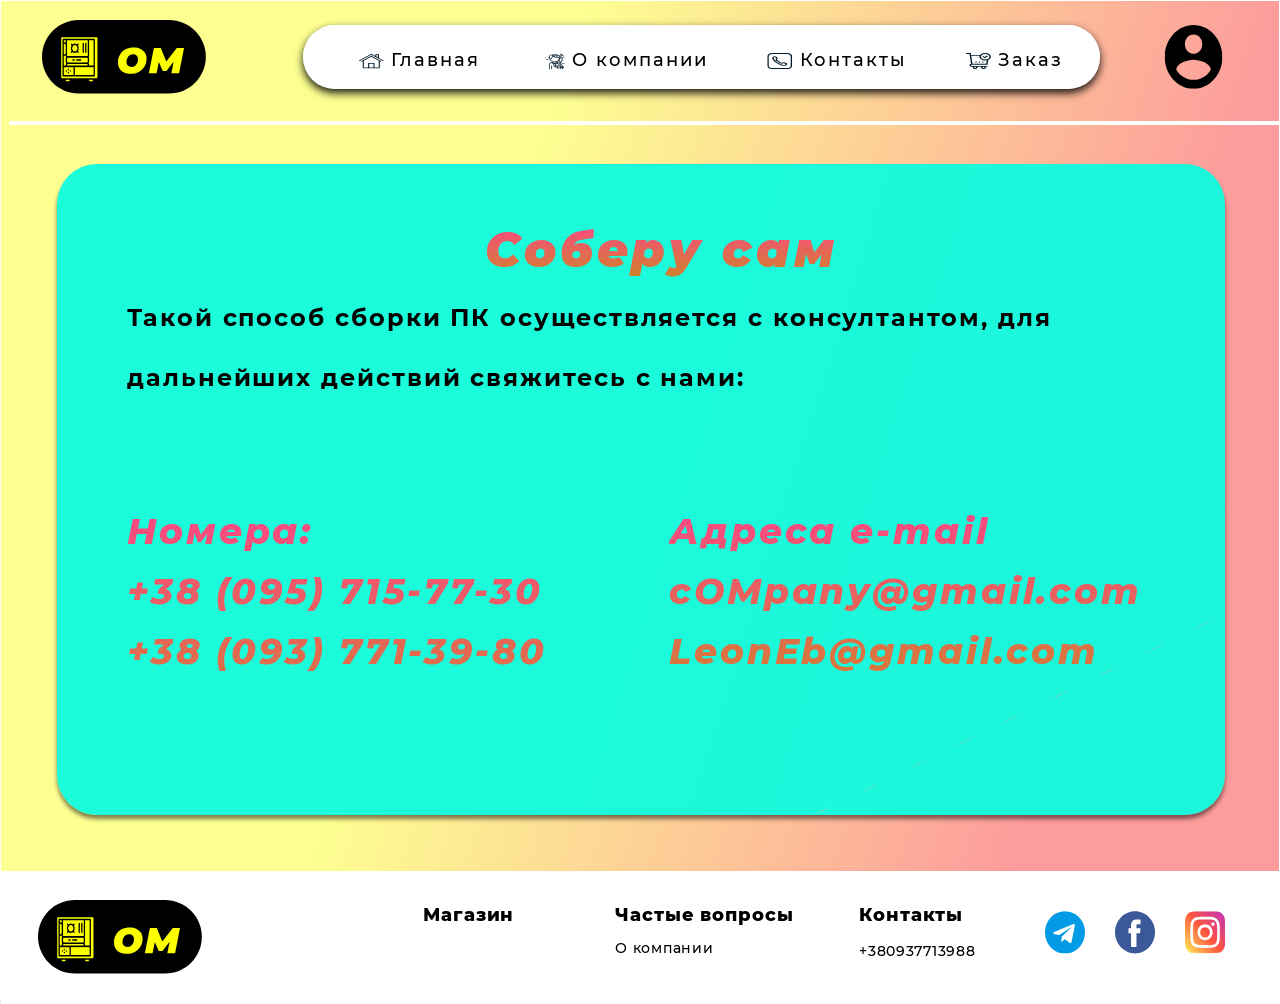
<file: sam.html>
<!DOCTYPE html>
<html lang="en">
<head>
    <meta charset="UTF-8">
    <meta http-equiv="X-UA-Compatible" content="IE=edge">
    <meta name="viewport" content="width=device-width, initial-scale=1.0">
    <title>Соберу само</title>
    <link rel="stylesheet" href="./css/reset.css">
    <link rel="stylesheet" href="./css/sam.css">
</head>
<body>
    <div class="container">
        

        <header class="header">
            <div class="wrapper">
    
                <div class="header__logo">
                    <a href="./index.html">
                        <img src="./img/svg/Group 11.svg" alt="Главная">
                    </a>
                </div>
                
                <div class="menu">
                    <nav class="top-menu">
                        <ul class="menu-main">
                          <li><a href="./index.html"> <img src="./img/svg/house 1.svg" alt="Главная"> Главная</a></li>
                          <li><a href="./kompany.html"><img src="./img/svg/competitor 1.svg" alt="О компании"> О компании</a></li>
                          <li><a href="./contacts.html"><img src="./img/svg/apple 1.svg" alt="Контакты"> Контакты</a></li>
                          <li><a href="./zakazvubor.html"><img src="./img/svg/order 1.svg" alt="Заказ"> Заказ</a></li> 
                        </ul>
                      </nav>
                </div>

                <div class="header__account">
                    <a href="account_avtor.html">
                        <img src="./img/svg/round-account-button-with-user-inside 1.svg" alt="Аккаунь">
                    </a>
                </div>
                <h2 class="razdelenie"></h2>
            </div>
        </header>


        
        
        <div class="block_infa">
            <P class="zagolovok">Соберу сам</P>
            <P class="text1">Такой способ сборки ПК осуществляется с консултантом, для дальнейших действий свяжитесь с нами:</P>
            <p class="nomera">Номера: </br>+38 (095) 715-77-30</br>+38 (093) 771-39-80</p>
            <p class="mail">Адреса e-mail</br> cOMpany@gmail.com</br>LeonEb@gmail.com</p>
        </div>
        


        <footer class="footer">
            <div class="footer__logo">
                <a href="./index.html">
                    <img src="./img/svg/Group 11.svg" alt="Главная">
                </a>
            </div>
            <a href="./zakazvubor.html" class="footer__a_magaz"><p class="footer__magaz">Магазин</p></a>
            <p class="footer__vopros">Частые вопросы</p>
            <a href="./kompany.html" class="footer__a_magaz"><p class="footer__vopros1">О компании</p></a>
            <a href="./contacts.html" class="footer__a_kontakt"><p class="footer__kontakt">Контакты</p></a>
            <p class="footer__kontakt1">+380937713988</p>
            <div class="inst"><a href="https://www.instagram.com"><img src="./img/svg/instagram 1.svg" alt="Инста"></a></div>
            <div class="face"><a href="https://www.facebook.com/"><img src="./img/svg/facebook 1.svg" alt="Фейсбук"></a></div>
            <div class="telega"><a href="https://web.telegram.org/"><img src="./img/svg/telegram 1.svg" alt="Телеграм"></a></div>
        </footer>

    
    </div>
</body>
</html>
</file>
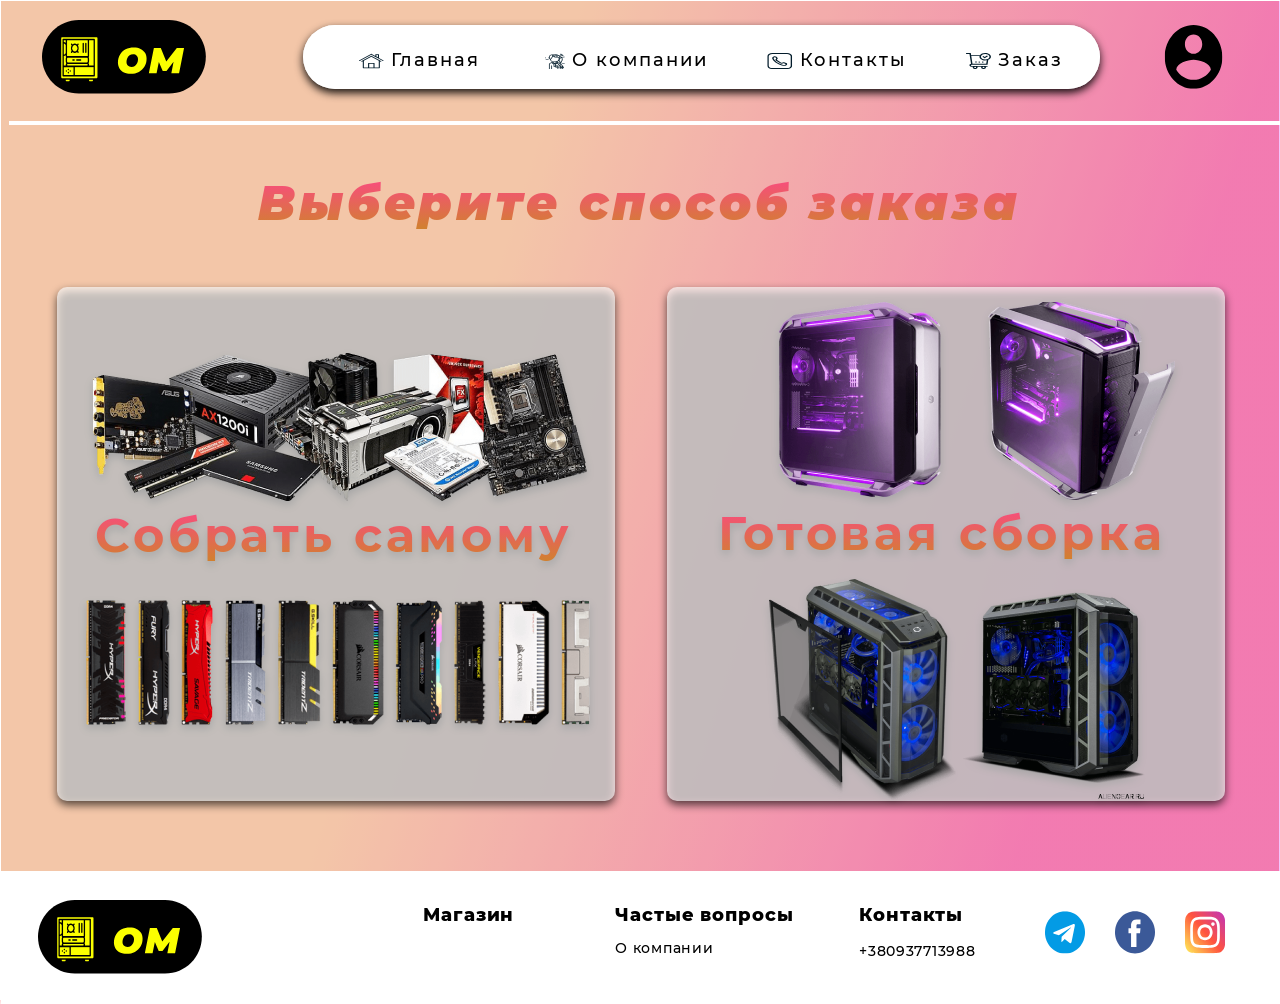
<file: zakazvubor.html>
<!DOCTYPE html>
<html lang="en">
<head>
    <meta charset="UTF-8">
    <meta http-equiv="X-UA-Compatible" content="IE=edge">
    <meta name="viewport" content="width=device-width, initial-scale=1.0">
    <title>Выбор способа заказа</title>
    <link rel="stylesheet" href="./css/reset.css">
    <link rel="stylesheet" href="./css/zakazvubor.css">
</head>
<body>
    <div class="container">
        <div class="container1">

        <header class="header">
            <div class="wrapper">
    
                <div class="header__logo">
                    <a href="./index.html">
                        <img src="./img/svg/Group 11.svg" alt="Главная">
                    </a>
                </div>
                
                <div class="menu">
                    <nav class="top-menu">
                        <ul class="menu-main">
                          <li><a href="./index.html"> <img src="./img/svg/house 1.svg" alt="Главная"> Главная</a></li>
                          <li><a href="./kompany.html"><img src="./img/svg/competitor 1.svg" alt="О компании"> О компании</a></li>
                          <li><a href="./contacts.html"><img src="./img/svg/apple 1.svg" alt="Контакты"> Контакты</a></li>
                          <li><a href="./zakazvubor.html"><img src="./img/svg/order 1.svg" alt="Заказ"> Заказ</a></li> 
                        </ul>
                      </nav>
                </div>

                <div class="header__account">
                    <a href="account_avtor.html">
                        <img src="./img/svg/round-account-button-with-user-inside 1.svg" alt="Аккаунь">
                    </a>
                </div>
                <h2 class="razdelenie"></h2>
            </div>
        </header>


        <P class="zagolovok">Выберите способ заказа</P>
        <a href="./sam.html">
        <div class="block_infa1">
            <img src="./img/computer-components 1.png" alt="" class="img1infa1">
            <p class="text1">Собрать самому</p>
            <img src="./img/memory 1.png" alt="" class="img2infa1">
        </div>
        </a>

        <a href="./gotoviesborki.html">
        <div class="block_infa2">
            <img src="./img/Cooler-Master-Cosmos-C700P 1.png" alt="" class="img1infa2">
            <p class="text2">Готовая сборка</p>
            <img src="./img/996 1.png" alt="" class="img2infa2">
        </div>
        </a>

        <footer class="footer">
            <div class="footer__logo">
                <a href="./index.html">
                    <img src="./img/svg/Group 11.svg" alt="Главная">
                </a>
            </div>
            <a href="./zakazvubor.html" class="footer__a_magaz"><p class="footer__magaz">Магазин</p></a>
            <p class="footer__vopros">Частые вопросы</p>
            <a href="./kompany.html" class="footer__a_magaz"><p class="footer__vopros1">О компании</p></a>
            <a href="./contacts.html" class="footer__a_kontakt"><p class="footer__kontakt">Контакты</p></a>
            <p class="footer__kontakt1">+380937713988</p>
            <div class="inst"><a href="https://www.instagram.com"><img src="./img/svg/instagram 1.svg" alt="Инста"></a></div>
            <div class="face"><a href="https://www.facebook.com/"><img src="./img/svg/facebook 1.svg" alt="Фейсбук"></a></div>
            <div class="telega"><a href="https://web.telegram.org/"><img src="./img/svg/telegram 1.svg" alt="Телеграм"></a></div>
        </footer>

    </div>
    </div>
</body>
</html>
</file>
<file: css/style.css>
/* montserrat-100 - latin_cyrillic */
@font-face {
    font-family: 'Montserrat';
    font-style: normal;
    font-weight: 100;
    src: local(''),
         url('../fonts/montserrat-v15-latin_cyrillic-100.woff2') format('woff2'), /* Chrome 26+, Opera 23+, Firefox 39+ */
         url('../fonts/montserrat-v15-latin_cyrillic-100.woff') format('woff'); /* Chrome 6+, Firefox 3.6+, IE 9+, Safari 5.1+ */
  }
  /* montserrat-100italic - latin_cyrillic */
  @font-face {
    font-family: 'Montserrat';
    font-style: italic;
    font-weight: 100;
    src: local(''),
         url('../fonts/montserrat-v15-latin_cyrillic-100italic.woff2') format('woff2'), /* Chrome 26+, Opera 23+, Firefox 39+ */
         url('../fonts/montserrat-v15-latin_cyrillic-100italic.woff') format('woff'); /* Chrome 6+, Firefox 3.6+, IE 9+, Safari 5.1+ */
  }
  /* montserrat-200 - latin_cyrillic */
  @font-face {
    font-family: 'Montserrat';
    font-style: normal;
    font-weight: 200;
    src: local(''),
         url('../fonts/montserrat-v15-latin_cyrillic-200.woff2') format('woff2'), /* Chrome 26+, Opera 23+, Firefox 39+ */
         url('../fonts/montserrat-v15-latin_cyrillic-200.woff') format('woff'); /* Chrome 6+, Firefox 3.6+, IE 9+, Safari 5.1+ */
  }
  /* montserrat-200italic - latin_cyrillic */
  @font-face {
    font-family: 'Montserrat';
    font-style: italic;
    font-weight: 200;
    src: local(''),
         url('../fonts/montserrat-v15-latin_cyrillic-200italic.woff2') format('woff2'), /* Chrome 26+, Opera 23+, Firefox 39+ */
         url('../fonts/montserrat-v15-latin_cyrillic-200italic.woff') format('woff'); /* Chrome 6+, Firefox 3.6+, IE 9+, Safari 5.1+ */
  }
  /* montserrat-300 - latin_cyrillic */
  @font-face {
    font-family: 'Montserrat';
    font-style: normal;
    font-weight: 300;
    src: local(''),
         url('../fonts/montserrat-v15-latin_cyrillic-300.woff2') format('woff2'), /* Chrome 26+, Opera 23+, Firefox 39+ */
         url('../fonts/montserrat-v15-latin_cyrillic-300.woff') format('woff'); /* Chrome 6+, Firefox 3.6+, IE 9+, Safari 5.1+ */
  }
  /* montserrat-300italic - latin_cyrillic */
  @font-face {
    font-family: 'Montserrat';
    font-style: italic;
    font-weight: 300;
    src: local(''),
         url('../fonts/montserrat-v15-latin_cyrillic-300italic.woff2') format('woff2'), /* Chrome 26+, Opera 23+, Firefox 39+ */
         url('../fonts/montserrat-v15-latin_cyrillic-300italic.woff') format('woff'); /* Chrome 6+, Firefox 3.6+, IE 9+, Safari 5.1+ */
  }
  /* montserrat-regular - latin_cyrillic */
  @font-face {
    font-family: 'Montserrat';
    font-style: normal;
    font-weight: 400;
    src: local(''),
         url('../fonts/montserrat-v15-latin_cyrillic-regular.woff2') format('woff2'), /* Chrome 26+, Opera 23+, Firefox 39+ */
         url('../fonts/montserrat-v15-latin_cyrillic-regular.woff') format('woff'); /* Chrome 6+, Firefox 3.6+, IE 9+, Safari 5.1+ */
  }
  /* montserrat-italic - latin_cyrillic */
  @font-face {
    font-family: 'Montserrat';
    font-style: italic;
    font-weight: 400;
    src: local(''),
         url('../fonts/montserrat-v15-latin_cyrillic-italic.woff2') format('woff2'), /* Chrome 26+, Opera 23+, Firefox 39+ */
         url('../fonts/montserrat-v15-latin_cyrillic-italic.woff') format('woff'); /* Chrome 6+, Firefox 3.6+, IE 9+, Safari 5.1+ */
  }
  /* montserrat-500 - latin_cyrillic */
  @font-face {
    font-family: 'Montserrat';
    font-style: normal;
    font-weight: 500;
    src: local(''),
         url('../fonts/montserrat-v15-latin_cyrillic-500.woff2') format('woff2'), /* Chrome 26+, Opera 23+, Firefox 39+ */
         url('../fonts/montserrat-v15-latin_cyrillic-500.woff') format('woff'); /* Chrome 6+, Firefox 3.6+, IE 9+, Safari 5.1+ */
  }
  /* montserrat-500italic - latin_cyrillic */
  @font-face {
    font-family: 'Montserrat';
    font-style: italic;
    font-weight: 500;
    src: local(''),
         url('../fonts/montserrat-v15-latin_cyrillic-500italic.woff2') format('woff2'), /* Chrome 26+, Opera 23+, Firefox 39+ */
         url('../fonts/montserrat-v15-latin_cyrillic-500italic.woff') format('woff'); /* Chrome 6+, Firefox 3.6+, IE 9+, Safari 5.1+ */
  }
  /* montserrat-600 - latin_cyrillic */
  @font-face {
    font-family: 'Montserrat';
    font-style: normal;
    font-weight: 600;
    src: local(''),
         url('../fonts/montserrat-v15-latin_cyrillic-600.woff2') format('woff2'), /* Chrome 26+, Opera 23+, Firefox 39+ */
         url('../fonts/montserrat-v15-latin_cyrillic-600.woff') format('woff'); /* Chrome 6+, Firefox 3.6+, IE 9+, Safari 5.1+ */
  }
  /* montserrat-600italic - latin_cyrillic */
  @font-face {
    font-family: 'Montserrat';
    font-style: italic;
    font-weight: 600;
    src: local(''),
         url('../fonts/montserrat-v15-latin_cyrillic-600italic.woff2') format('woff2'), /* Chrome 26+, Opera 23+, Firefox 39+ */
         url('../fonts/montserrat-v15-latin_cyrillic-600italic.woff') format('woff'); /* Chrome 6+, Firefox 3.6+, IE 9+, Safari 5.1+ */
  }
  /* montserrat-700 - latin_cyrillic */
  @font-face {
    font-family: 'Montserrat';
    font-style: normal;
    font-weight: 700;
    src: local(''),
         url('../fonts/montserrat-v15-latin_cyrillic-700.woff2') format('woff2'), /* Chrome 26+, Opera 23+, Firefox 39+ */
         url('../fonts/montserrat-v15-latin_cyrillic-700.woff') format('woff'); /* Chrome 6+, Firefox 3.6+, IE 9+, Safari 5.1+ */
  }
  /* montserrat-700italic - latin_cyrillic */
  @font-face {
    font-family: 'Montserrat';
    font-style: italic;
    font-weight: 700;
    src: local(''),
         url('../fonts/montserrat-v15-latin_cyrillic-700italic.woff2') format('woff2'), /* Chrome 26+, Opera 23+, Firefox 39+ */
         url('../fonts/montserrat-v15-latin_cyrillic-700italic.woff') format('woff'); /* Chrome 6+, Firefox 3.6+, IE 9+, Safari 5.1+ */
  }
  /* montserrat-800 - latin_cyrillic */
  @font-face {
    font-family: 'Montserrat';
    font-style: normal;
    font-weight: 800;
    src: local(''),
         url('../fonts/montserrat-v15-latin_cyrillic-800.woff2') format('woff2'), /* Chrome 26+, Opera 23+, Firefox 39+ */
         url('../fonts/montserrat-v15-latin_cyrillic-800.woff') format('woff'); /* Chrome 6+, Firefox 3.6+, IE 9+, Safari 5.1+ */
  }
  /* montserrat-800italic - latin_cyrillic */
  @font-face {
    font-family: 'Montserrat';
    font-style: italic;
    font-weight: 800;
    src: local(''),
         url('../fonts/montserrat-v15-latin_cyrillic-800italic.woff2') format('woff2'), /* Chrome 26+, Opera 23+, Firefox 39+ */
         url('../fonts/montserrat-v15-latin_cyrillic-800italic.woff') format('woff'); /* Chrome 6+, Firefox 3.6+, IE 9+, Safari 5.1+ */
  }
  /* montserrat-900 - latin_cyrillic */
  @font-face {
    font-family: 'Montserrat';
    font-style: normal;
    font-weight: 900;
    src: local(''),
         url('../fonts/montserrat-v15-latin_cyrillic-900.woff2') format('woff2'), /* Chrome 26+, Opera 23+, Firefox 39+ */
         url('../fonts/montserrat-v15-latin_cyrillic-900.woff') format('woff'); /* Chrome 6+, Firefox 3.6+, IE 9+, Safari 5.1+ */
  }
  /* montserrat-900italic - latin_cyrillic */
  @font-face {
    font-family: 'Montserrat';
    font-style: italic;
    font-weight: 900;
    src: local(''),
         url('../fonts/montserrat-v15-latin_cyrillic-900italic.woff2') format('woff2'), /* Chrome 26+, Opera 23+, Firefox 39+ */
         url('../fonts/montserrat-v15-latin_cyrillic-900italic.woff') format('woff'); /* Chrome 6+, Firefox 3.6+, IE 9+, Safari 5.1+ */
  }
html {
    box-sizing: border-box;
    
}
*, *::before, *::after{
    box-sizing: inherit;
} 
body{
    font-family: 'Montserrat';
    font-style: normal;
    font-size: 16px;
    line-height: 1.2;
    font-weight: normal;
    color: #102746;
}

.fon{
    margin: 0 auto;
    display: block;
    position: relative;
    width: 1280px;
    max-height: 3120px;
    
    background: linear-gradient(287.56deg, rgba(252, 146, 146, 0.91) 19.27%, rgba(253, 255, 134, 0.91) 63.54%, rgba(253, 255, 134, 0.91) 80.96%);
    mix-blend-mode: normal;
    border: 1px solid #FFFFFF;
    box-sizing: border-box;
    box-shadow: 0px 4px 4px rgba(254, 0, 0, 0.25);
}



.wrapper{
    width: 1280px;
    height: 120px;
    top: 0px;
}

.header__logo{
    position: absolute;
    width: 162.82px;
    height: 73.61px;
    left: 41px;
    top: 19px;
}

.top-menu {
position: absolute;
width: 797px;
height: 64.1px;
left: 302.13px;
top: 24px;
background: #FFFFFF;
mix-blend-mode: normal;
box-shadow: inset 0px 4px 50px 10px #FFFFFF;
border-radius: 50px;
filter: drop-shadow(0px 4px 4px rgba(0, 0, 0, 0.9));
}
  .top-menu:after {
    content: "";
    display: table;
    clear: both;
  }
  .navbar-logo {display: inline-block;}
  .menu-main {
    list-style: none;
    margin: 0;
    padding: 0;
    float: center;
  }
  .menu-main li {display: inline-block;}
  .menu-main a {
    text-decoration: none;
    display: block;
    position: relative;
    line-height: 70px;
    padding-left: 55px;
    font-size: 18px;
    letter-spacing: 2px;
    font-family: 'Montserrat';
    font-style: normal;
    font-weight: 500;
    font-size: 18px;
    color: #000000;
    transition:.3s linear;
  }
  .menu-main a:before {
    content: "";
    width: 9px;
    height: 9px;
    background: #000000;
    position: absolute;
    left: 63%;
    transform: rotate(45deg) translateX(6.5px);
    opacity: 0;
    transition: .3s linear;
  }
  .menu-main a:hover:before {opacity: 1;}
  
 

  .header__account{
    position: absolute;
    width: 57.67px;
    height: 63.78px;
    left: 1162.74px;
    top: 24px;
  }
  .razdelenie{
    position: absolute;
    width: 1272.02px;
    height: 0px;
    left: 7.98px;
    top: 120px;
    border: 2px solid #FFFFFF;
    transform: rotate(0deg);

}

.block_pokupka{
position: absolute;
width: 1280px;
height: 856px;
left: 0px;
top: 123px;

background: rgba(159, 253, 208, 0.69);
backdrop-filter: blur(50px);
}
.glavnaya__pokupka{
    position: absolute;
width: 556px;
height: 732.99px;
left: 58px;
top: 60px;

background: #67FFB6;
box-shadow: 0px 4px 4px rgba(0, 0, 0, 0.5);
border-radius: 40px;
}
.text_pokupka{
position: absolute;
width: 271px;
height: 45px;
left: 122px;
top: 92px;

font-family: Montserrat;
font-style: normal;
font-weight: 900;
font-size: 36px;
line-height: 44px;
letter-spacing: 0.05em;

color: #000000;
}
.pokupka_razdelenie{
position: absolute;
width: 414.51px;
height: 0px;
left: 71.74px;
top: 160px;

border: 2px solid #000000;
box-shadow: 0px 4px 4px rgba(0, 0, 0, 0.25);
border-radius: 20px;
transform: matrix(1, 0, 0, 1, 0, 0);
}
.infapokupka{
    position: absolute;
width: 417.5px;
height: 216.67px;
left: 71.74px;
top: 187px;

font-family: Montserrat;
font-style: normal;
font-weight: 600;
font-size: 24px;
line-height: 29px;
letter-spacing: 0.05em;

color: #000000;
}
.pokupka_zakaz{
position: absolute;
width: 453.96px;
height: 175.84px;
left: 56.05px;
top: 460.06px;
background: rgba(0, 255, 178, 0.71);
box-shadow: 0px 4px 4px rgba(0, 0, 0, 0.45);
border-radius: 80px;
filter: drop-shadow(0px 4px 4px rgba(46, 145, 21, 0.5));
}
.pokupka__zakaz{
position: absolute;
width: 364.31px;
height: 54.62px;
left: 65.95px;
top: 60.47px;

font-family: Montserrat;
font-style: normal;
font-weight: 900;
font-size: 36px;
line-height: 44px;
letter-spacing: 0.05em;
color: #100B06;
}
.pokupka_sistemnik{
position: absolute;
width: 916px;
height: 790.94px;
left: 419px;
top: 15.19px;
}



.block_infa1{
    position: absolute;
    width: 1280px;
    height: 735.34px;
    left: 0px;
    top: 979px;
    
    background: rgba(209, 18, 240, 0.24);
}
.infa1__pokupka{
position: absolute;
width: 558.09px;
height: 615px;
left: 666px;
top: 61px;

background: linear-gradient(153.92deg, rgba(13, 252, 223, 0.94) 1.46%, rgba(58, 243, 253, 0.328021) 83.56%, rgba(87, 253, 134, 0) 83.57%);
filter: drop-shadow(0px 4px 4px rgba(0, 0, 0, 0.5));
border-radius: 40px;
}
.text_infa1{
position: absolute;
width: 439px;
height: 59px;
left: 70px;
top: 100px;

font-family: Montserrat;
font-style: normal;
font-weight: 900;
font-size: 36px;
line-height: 44px;
letter-spacing: 0.01em;

color: #000000;
}
.infa1_razdelenie{
position: absolute;
width: 450.07px;
height: 2.16px;
left: 59.01px;
top: 156.3px;

opacity: 0.3;
border: 2px solid #000000;
box-shadow: 0px 4px 4px rgba(0, 0, 0, 0.25);
border-radius: 20px;
transform: matrix(1, 0, 0, 1, 0, 0);
}
.infa1{
    position: absolute;
width: 419.92px;
height: 358.33px;
left: 69.93px;
top: 197.68px;

font-family: Montserrat;
font-style: normal;
font-weight: 600;
font-size: 24px;
line-height: 29px;
letter-spacing: 0.05em;

color: #000000;
}
.infa1_sistemnik{
position: absolute;
width: 584px;
height: 446px;
left: 51px;
top: 148px;
}




.block_infa2{
    position: absolute;
    width: 1280px;
    height: 1272px;
    left: 0px;
    top: 1714px;
    
    background: #FED059;

filter: drop-shadow(0px 4px 4px rgba(0, 0, 0, 0.5));
}
.infa2__vopros1{
    position: absolute;
width: 558px;
height: 471px;
left: 56px;
top: 93px;

background: #E9FF61;
box-shadow: 0px 4px 4px rgba(0, 0, 0, 0.35);
border-radius: 40px;
}
.text1_infa2{
position: absolute;
width: 368px;
height: 55px;
left: 78px;
top: 79px;

font-family: Montserrat;
font-style: normal;
font-weight: 500;
font-size: 36px;
line-height: 44px;
letter-spacing: 0.05em;

color: #000000;
}
.infa2_razdelenie1{
    position: absolute;
width: 370.32px;
height: 0.3px;
left: 77.89px;
top: 133.82px;

border: 2px solid rgba(0, 0, 0, 0.5);
box-shadow: 0px 4px 4px rgba(0, 0, 0, 0.25);
transform: matrix(1, 0, 0, 1, 0, 0);
}
.infa2_1{
position: absolute;
width: 365.91px;
height: 251.02px;
left: 80.54px;
top: 171.86px;

font-family: Montserrat;
font-style: normal;
font-weight: 500;
font-size: 18px;
line-height: 22px;
letter-spacing: 0.05em;

color: #000000;
}
.infa2__vopros2{
    position: absolute;
    width: 553px;
    height: 490px;
    left: 666px;
    top: 654px;
    
    background: #E9FF61;
    box-shadow: 0px 4px 4px rgba(0, 0, 0, 0.35);
    border-radius: 40px;   
}
.text2_infa1{
    position: absolute;
width: 485.73px;
height: 42.94px;
left: 70.17px;
top: 70.42px;

font-family: Montserrat;
font-style: normal;
font-weight: 500;
font-size: 36px;
line-height: 44px;
letter-spacing: 0.05em;

color: #000000;
}
.infa2_razdelenie2{
    position: absolute;
width: 414.25px;
height: 0px;
left: 69.37px;
top: 127.76px;

border: 2px solid rgba(0, 0, 0, 0.5);
box-shadow: 0px 4px 4px rgba(0, 0, 0, 0.25);
}
.infa2_2{

    position: absolute;
    width: 434.08px;
    height: 257.73px;
    left: 70.36px;
    top: 174.81px;
    
    font-family: Montserrat;
    font-style: normal;
    font-weight: 500;
    font-size: 18px;
    line-height: 26px;
    /* or 144% */
    
    letter-spacing: 0.05em;
    
    color: #000000;
}
.infa2_sistemnik{
    position: absolute;
width: 589px;
height: 492px;
left: 635px;
top: 93px;
}
.infa2_koplekt{
    position: absolute;
    width: 558px;
    height: 591px;
    left: 56px;
    top: 629px;
}



.footer{
position: absolute;
width: 1280px;
height: 133px;
left: 0px;
top: 2987px;

background: #FFFFFF;
}
.footer__logo{
position: absolute;
width: 167px;
height: 75.68px;
left: 37px;
top: 29.04px;
}
.footer__magaz{
    position: absolute;
    width: 94px;
    height: 23px;
    left: 422px;
    top: 33px;
    
    font-family: Montserrat;
    font-style: normal;
    font-weight: 800;
    font-size: 18px;
    line-height: 22px;
    letter-spacing: 0.05em;
    
    color: #000000;
}
.footer__vopros{
    position: absolute;
width: 183px;
height: 22px;
left: 614px;
top: 33px;

font-family: Montserrat;
font-style: normal;
font-weight: 800;
font-size: 18px;
line-height: 22px;
/* identical to box height */
letter-spacing: 0.05em;
color: #000000;
}
.footer__vopros1{
    position: absolute;
    width: 153.47px;
    height: 16.28px;
    left: 614.35px;
    top: 69.34px;
    
    font-family: Montserrat;
    font-style: normal;
    font-weight: 500;
    font-size: 14px;
    line-height: 17px;
    /* identical to box height */
    
    letter-spacing: 0.05em;
    
    color: #000000;
}

.footer__kontakt{
    position: absolute;
width: 113.45px;
height: 23.14px;
left: 858px;
top: 33px;
font-family: Montserrat;
font-style: normal;
font-weight: 800;
font-size: 18px;
line-height: 22px;
letter-spacing: 0.05em;
color: #000000;
}
.footer__kontakt1{
    position: absolute;
    width: 123.99px;
    height: 17.78px;
    left: 858.25px;
    top: 69.349px;
    
    font-family: Montserrat;
    font-style: normal;
    font-weight: 500;
    font-size: 14px;
    line-height: 22px;
    letter-spacing: 0.05em;
    
    color: #000000;
}
.inst{
    position: absolute;
width: 40.11px;
height: 42.15px;
left: 1184px;
top: 40.27px;
}
.face{
    position: absolute;
width: 40.11px;
height: 42.15px;
left: 1114px;
top: 40.27px;
}
.telega{
    position: absolute;
width: 40.11px;
height: 42.15px;
left: 1044px;
top: 40.27px;
}

.container{
margin: 0 auto;
display: block;
position: relative;
width: 1280px;
height: 2800px;

background: #000000;
mix-blend-mode: normal;
border: 1px solid #FFFFFF;
box-sizing: border-box;
box-shadow: 0px 4px 4px rgba(254, 0, 0, 0.25);
}
</file>
<file: css/account_avtor.css>
/* montserrat-100 - latin_cyrillic */
@font-face {
    font-family: 'Montserrat';
    font-style: normal;
    font-weight: 100;
    src: local(''),
         url('../fonts/montserrat-v15-latin_cyrillic-100.woff2') format('woff2'), /* Chrome 26+, Opera 23+, Firefox 39+ */
         url('../fonts/montserrat-v15-latin_cyrillic-100.woff') format('woff'); /* Chrome 6+, Firefox 3.6+, IE 9+, Safari 5.1+ */
  }
  /* montserrat-100italic - latin_cyrillic */
  @font-face {
    font-family: 'Montserrat';
    font-style: italic;
    font-weight: 100;
    src: local(''),
         url('../fonts/montserrat-v15-latin_cyrillic-100italic.woff2') format('woff2'), /* Chrome 26+, Opera 23+, Firefox 39+ */
         url('../fonts/montserrat-v15-latin_cyrillic-100italic.woff') format('woff'); /* Chrome 6+, Firefox 3.6+, IE 9+, Safari 5.1+ */
  }
  /* montserrat-200 - latin_cyrillic */
  @font-face {
    font-family: 'Montserrat';
    font-style: normal;
    font-weight: 200;
    src: local(''),
         url('../fonts/montserrat-v15-latin_cyrillic-200.woff2') format('woff2'), /* Chrome 26+, Opera 23+, Firefox 39+ */
         url('../fonts/montserrat-v15-latin_cyrillic-200.woff') format('woff'); /* Chrome 6+, Firefox 3.6+, IE 9+, Safari 5.1+ */
  }
  /* montserrat-200italic - latin_cyrillic */
  @font-face {
    font-family: 'Montserrat';
    font-style: italic;
    font-weight: 200;
    src: local(''),
         url('../fonts/montserrat-v15-latin_cyrillic-200italic.woff2') format('woff2'), /* Chrome 26+, Opera 23+, Firefox 39+ */
         url('../fonts/montserrat-v15-latin_cyrillic-200italic.woff') format('woff'); /* Chrome 6+, Firefox 3.6+, IE 9+, Safari 5.1+ */
  }
  /* montserrat-300 - latin_cyrillic */
  @font-face {
    font-family: 'Montserrat';
    font-style: normal;
    font-weight: 300;
    src: local(''),
         url('../fonts/montserrat-v15-latin_cyrillic-300.woff2') format('woff2'), /* Chrome 26+, Opera 23+, Firefox 39+ */
         url('../fonts/montserrat-v15-latin_cyrillic-300.woff') format('woff'); /* Chrome 6+, Firefox 3.6+, IE 9+, Safari 5.1+ */
  }
  /* montserrat-300italic - latin_cyrillic */
  @font-face {
    font-family: 'Montserrat';
    font-style: italic;
    font-weight: 300;
    src: local(''),
         url('../fonts/montserrat-v15-latin_cyrillic-300italic.woff2') format('woff2'), /* Chrome 26+, Opera 23+, Firefox 39+ */
         url('../fonts/montserrat-v15-latin_cyrillic-300italic.woff') format('woff'); /* Chrome 6+, Firefox 3.6+, IE 9+, Safari 5.1+ */
  }
  /* montserrat-regular - latin_cyrillic */
  @font-face {
    font-family: 'Montserrat';
    font-style: normal;
    font-weight: 400;
    src: local(''),
         url('../fonts/montserrat-v15-latin_cyrillic-regular.woff2') format('woff2'), /* Chrome 26+, Opera 23+, Firefox 39+ */
         url('../fonts/montserrat-v15-latin_cyrillic-regular.woff') format('woff'); /* Chrome 6+, Firefox 3.6+, IE 9+, Safari 5.1+ */
  }
  /* montserrat-italic - latin_cyrillic */
  @font-face {
    font-family: 'Montserrat';
    font-style: italic;
    font-weight: 400;
    src: local(''),
         url('../fonts/montserrat-v15-latin_cyrillic-italic.woff2') format('woff2'), /* Chrome 26+, Opera 23+, Firefox 39+ */
         url('../fonts/montserrat-v15-latin_cyrillic-italic.woff') format('woff'); /* Chrome 6+, Firefox 3.6+, IE 9+, Safari 5.1+ */
  }
  /* montserrat-500 - latin_cyrillic */
  @font-face {
    font-family: 'Montserrat';
    font-style: normal;
    font-weight: 500;
    src: local(''),
         url('../fonts/montserrat-v15-latin_cyrillic-500.woff2') format('woff2'), /* Chrome 26+, Opera 23+, Firefox 39+ */
         url('../fonts/montserrat-v15-latin_cyrillic-500.woff') format('woff'); /* Chrome 6+, Firefox 3.6+, IE 9+, Safari 5.1+ */
  }
  /* montserrat-500italic - latin_cyrillic */
  @font-face {
    font-family: 'Montserrat';
    font-style: italic;
    font-weight: 500;
    src: local(''),
         url('../fonts/montserrat-v15-latin_cyrillic-500italic.woff2') format('woff2'), /* Chrome 26+, Opera 23+, Firefox 39+ */
         url('../fonts/montserrat-v15-latin_cyrillic-500italic.woff') format('woff'); /* Chrome 6+, Firefox 3.6+, IE 9+, Safari 5.1+ */
  }
  /* montserrat-600 - latin_cyrillic */
  @font-face {
    font-family: 'Montserrat';
    font-style: normal;
    font-weight: 600;
    src: local(''),
         url('../fonts/montserrat-v15-latin_cyrillic-600.woff2') format('woff2'), /* Chrome 26+, Opera 23+, Firefox 39+ */
         url('../fonts/montserrat-v15-latin_cyrillic-600.woff') format('woff'); /* Chrome 6+, Firefox 3.6+, IE 9+, Safari 5.1+ */
  }
  /* montserrat-600italic - latin_cyrillic */
  @font-face {
    font-family: 'Montserrat';
    font-style: italic;
    font-weight: 600;
    src: local(''),
         url('../fonts/montserrat-v15-latin_cyrillic-600italic.woff2') format('woff2'), /* Chrome 26+, Opera 23+, Firefox 39+ */
         url('../fonts/montserrat-v15-latin_cyrillic-600italic.woff') format('woff'); /* Chrome 6+, Firefox 3.6+, IE 9+, Safari 5.1+ */
  }
  /* montserrat-700 - latin_cyrillic */
  @font-face {
    font-family: 'Montserrat';
    font-style: normal;
    font-weight: 700;
    src: local(''),
         url('../fonts/montserrat-v15-latin_cyrillic-700.woff2') format('woff2'), /* Chrome 26+, Opera 23+, Firefox 39+ */
         url('../fonts/montserrat-v15-latin_cyrillic-700.woff') format('woff'); /* Chrome 6+, Firefox 3.6+, IE 9+, Safari 5.1+ */
  }
  /* montserrat-700italic - latin_cyrillic */
  @font-face {
    font-family: 'Montserrat';
    font-style: italic;
    font-weight: 700;
    src: local(''),
         url('../fonts/montserrat-v15-latin_cyrillic-700italic.woff2') format('woff2'), /* Chrome 26+, Opera 23+, Firefox 39+ */
         url('../fonts/montserrat-v15-latin_cyrillic-700italic.woff') format('woff'); /* Chrome 6+, Firefox 3.6+, IE 9+, Safari 5.1+ */
  }
  /* montserrat-800 - latin_cyrillic */
  @font-face {
    font-family: 'Montserrat';
    font-style: normal;
    font-weight: 800;
    src: local(''),
         url('../fonts/montserrat-v15-latin_cyrillic-800.woff2') format('woff2'), /* Chrome 26+, Opera 23+, Firefox 39+ */
         url('../fonts/montserrat-v15-latin_cyrillic-800.woff') format('woff'); /* Chrome 6+, Firefox 3.6+, IE 9+, Safari 5.1+ */
  }
  /* montserrat-800italic - latin_cyrillic */
  @font-face {
    font-family: 'Montserrat';
    font-style: italic;
    font-weight: 800;
    src: local(''),
         url('../fonts/montserrat-v15-latin_cyrillic-800italic.woff2') format('woff2'), /* Chrome 26+, Opera 23+, Firefox 39+ */
         url('../fonts/montserrat-v15-latin_cyrillic-800italic.woff') format('woff'); /* Chrome 6+, Firefox 3.6+, IE 9+, Safari 5.1+ */
  }
  /* montserrat-900 - latin_cyrillic */
  @font-face {
    font-family: 'Montserrat';
    font-style: normal;
    font-weight: 900;
    src: local(''),
         url('../fonts/montserrat-v15-latin_cyrillic-900.woff2') format('woff2'), /* Chrome 26+, Opera 23+, Firefox 39+ */
         url('../fonts/montserrat-v15-latin_cyrillic-900.woff') format('woff'); /* Chrome 6+, Firefox 3.6+, IE 9+, Safari 5.1+ */
  }
  /* montserrat-900italic - latin_cyrillic */
  @font-face {
    font-family: 'Montserrat';
    font-style: italic;
    font-weight: 900;
    src: local(''),
         url('../fonts/montserrat-v15-latin_cyrillic-900italic.woff2') format('woff2'), /* Chrome 26+, Opera 23+, Firefox 39+ */
         url('../fonts/montserrat-v15-latin_cyrillic-900italic.woff') format('woff'); /* Chrome 6+, Firefox 3.6+, IE 9+, Safari 5.1+ */
  }
html {
    box-sizing: border-box;
    
}
*, *::before, *::after{
    box-sizing: inherit;
} 
body{
    font-family: 'Montserrat';
    font-style: normal;
    font-size: 16px;
    line-height: 1.2;
    font-weight: normal;
    color: #102746;
}

.container{
    margin: 0 auto;
    display: block;
    position: relative;
    width: 1280px;
    height: 1000px;
    
    background: linear-gradient(287.56deg, rgba(252, 146, 146, 0.91) 19.27%, rgba(253, 255, 134, 0.91) 63.54%, rgba(253, 255, 134, 0.91) 80.96%);
    mix-blend-mode: normal;
    border: 1px solid #FFFFFF;
    box-sizing: border-box;
    box-shadow: 0px 4px 4px rgba(254, 0, 0, 0.25);
}


@media (max-width:992px) {
    
}
@media (max-width:767px) {
    
}

.wrapper{
    width: 1280px;
    height: 120px;
    top: 0px;
}

.header__logo{
    position: absolute;
    width: 162.82px;
    height: 73.61px;
    left: 41px;
    top: 19px;
}

.top-menu {
position: absolute;
width: 797px;
height: 64.1px;
left: 302.13px;
top: 24px;
background: #FFFFFF;
mix-blend-mode: normal;
box-shadow: inset 0px 4px 50px 10px #FFFFFF;
border-radius: 50px;
filter: drop-shadow(0px 4px 4px rgba(0, 0, 0, 0.9));
}
  .top-menu:after {
    content: "";
    display: table;
    clear: both;
  }
  .navbar-logo {display: inline-block;}
  .menu-main {
    list-style: none;
    margin: 0;
    padding: 0;
    float: center;
  }
  .menu-main li {display: inline-block;}
  .menu-main a {
    text-decoration: none;
    display: block;
    position: relative;
    line-height: 70px;
    padding-left: 55px;
    font-size: 18px;
    letter-spacing: 2px;
    font-family: 'Montserrat';
    font-style: normal;
    font-weight: 500;
    font-size: 18px;
    color: #000000;
    transition:.3s linear;
  }
  .menu-main a:before {
    content: "";
    width: 9px;
    height: 9px;
    background: #000000;
    position: absolute;
    left: 63%;
    transform: rotate(45deg) translateX(6.5px);
    opacity: 0;
    transition: .3s linear;
  }
  .menu-main a:hover:before {opacity: 1;}
  
 

  .header__account{
    position: absolute;
    width: 57.67px;
    height: 63.78px;
    left: 1162.74px;
    top: 24px;
  }
  .razdelenie{
    position: absolute;
    width: 1272.02px;
    height: 0px;
    left: 7.98px;
    top: 120px;
    border: 2px solid #FFFFFF;
    transform: rotate(0deg);

}
.footer{
    position: absolute;
    width: 1280px;
    height: 133px;
    left: 0px;
    top: 870px;
    
    background: #FFFFFF;
    }
    .footer__logo{
    position: absolute;
    width: 167px;
    height: 75.68px;
    left: 37px;
    top: 29.04px;
    }
    .footer__magaz{
        position: absolute;
        width: 94px;
        height: 23px;
        left: 422px;
        top: 33px;
        
        font-family: Montserrat;
        font-style: normal;
        font-weight: 800;
        font-size: 18px;
        line-height: 22px;
        letter-spacing: 0.05em;
        
        color: #000000;
    }
    .footer__vopros{
        position: absolute;
    width: 183px;
    height: 22px;
    left: 614px;
    top: 33px;
    
    font-family: Montserrat;
    font-style: normal;
    font-weight: 800;
    font-size: 18px;
    line-height: 22px;
    /* identical to box height */
    letter-spacing: 0.05em;
    color: #000000;
    }
    .footer__vopros1{
        position: absolute;
        width: 153.47px;
        height: 16.28px;
        left: 614.35px;
        top: 69.34px;
        
        font-family: Montserrat;
        font-style: normal;
        font-weight: 500;
        font-size: 14px;
        line-height: 17px;
        /* identical to box height */
        
        letter-spacing: 0.05em;
        
        color: #000000;
    }
    
    .footer__kontakt{
        position: absolute;
    width: 113.45px;
    height: 23.14px;
    left: 858px;
    top: 33px;
    font-family: Montserrat;
    font-style: normal;
    font-weight: 800;
    font-size: 18px;
    line-height: 22px;
    letter-spacing: 0.05em;
    color: #000000;
    }
    .footer__kontakt1{
        position: absolute;
        width: 123.99px;
        height: 17.78px;
        left: 858.25px;
        top: 69.349px;
        
        font-family: Montserrat;
        font-style: normal;
        font-weight: 500;
        font-size: 14px;
        line-height: 22px;
        letter-spacing: 0.05em;
        
        color: #000000;
    }
    .inst{
        position: absolute;
    width: 40.11px;
    height: 42.15px;
    left: 1184px;
    top: 40.27px;
    }
    .face{
        position: absolute;
    width: 40.11px;
    height: 42.15px;
    left: 1114px;
    top: 40.27px;
    }
    .telega{
        position: absolute;
    width: 40.11px;
    height: 42.15px;
    left: 1044px;
    top: 40.27px;
    }
    .zagolovok{
position: absolute;
width: 990px;
height: 78px;
left: 153px;
top: 170px;

font-family: Montserrat;
font-style: italic;
font-weight: 900;
font-size: 48px;
line-height: 60px;
/* or 125% */

letter-spacing: 0.08em;
background: linear-gradient( #FE4589 0%, #BF980B 100%);
-webkit-background-clip: text; /* Обрезаем фон по тексту */
-webkit-text-fill-color: transparent;
    }
    .forma{
        position: absolute;
width: 784px;
height: 385px;
left: 251px;
top: 297px;

background: linear-gradient(153.92deg, rgba(13, 252, 223, 0.94) 1.46%, rgba(87, 253, 233, 0.7332) 1.47%, rgba(54, 241, 252, 0.564) 83.57%);
box-shadow: 0px 4px 4px rgba(0, 0, 0, 0.5);
border-radius: 40px;
    }
    .text{
        position: absolute;
width: 518px;
height: 23px;
left: 134px;
top: 69px;

font-family: Montserrat;
font-style: normal;
font-weight: bold;
font-size: 24px;
line-height: 29px;
letter-spacing: 0.01em;

color: #000000;
    }
    .pole{
        position: absolute;
width: 540px;
height: 38px;
left: 123px;
top: 131px;

background: #FFFFFF;
border-radius: 20px;
    }
    .knopka{
        position: absolute;
width: 540px;
height: 130px;
left: 123px;
top: 198px;

background: rgba(44, 230, 174, 0.71);
box-shadow: 0px 4px 4px rgba(0, 0, 0, 0.45);
border-radius: 80px;
    }
    .knopka_text{
        position: absolute;
width: 408.72px;
height: 40.2px;
left: 74.31px;
top: 41.91px;

font-family: Montserrat;
font-style: normal;
font-weight: 900;
font-size: 36px;
line-height: 44px;
letter-spacing: 0.05em;

color: #100B06;

    }
</file>
<file: css/account_vibor.css>
/* montserrat-100 - latin_cyrillic */
@font-face {
    font-family: 'Montserrat';
    font-style: normal;
    font-weight: 100;
    src: local(''),
         url('../fonts/montserrat-v15-latin_cyrillic-100.woff2') format('woff2'), /* Chrome 26+, Opera 23+, Firefox 39+ */
         url('../fonts/montserrat-v15-latin_cyrillic-100.woff') format('woff'); /* Chrome 6+, Firefox 3.6+, IE 9+, Safari 5.1+ */
  }
  /* montserrat-100italic - latin_cyrillic */
  @font-face {
    font-family: 'Montserrat';
    font-style: italic;
    font-weight: 100;
    src: local(''),
         url('../fonts/montserrat-v15-latin_cyrillic-100italic.woff2') format('woff2'), /* Chrome 26+, Opera 23+, Firefox 39+ */
         url('../fonts/montserrat-v15-latin_cyrillic-100italic.woff') format('woff'); /* Chrome 6+, Firefox 3.6+, IE 9+, Safari 5.1+ */
  }
  /* montserrat-200 - latin_cyrillic */
  @font-face {
    font-family: 'Montserrat';
    font-style: normal;
    font-weight: 200;
    src: local(''),
         url('../fonts/montserrat-v15-latin_cyrillic-200.woff2') format('woff2'), /* Chrome 26+, Opera 23+, Firefox 39+ */
         url('../fonts/montserrat-v15-latin_cyrillic-200.woff') format('woff'); /* Chrome 6+, Firefox 3.6+, IE 9+, Safari 5.1+ */
  }
  /* montserrat-200italic - latin_cyrillic */
  @font-face {
    font-family: 'Montserrat';
    font-style: italic;
    font-weight: 200;
    src: local(''),
         url('../fonts/montserrat-v15-latin_cyrillic-200italic.woff2') format('woff2'), /* Chrome 26+, Opera 23+, Firefox 39+ */
         url('../fonts/montserrat-v15-latin_cyrillic-200italic.woff') format('woff'); /* Chrome 6+, Firefox 3.6+, IE 9+, Safari 5.1+ */
  }
  /* montserrat-300 - latin_cyrillic */
  @font-face {
    font-family: 'Montserrat';
    font-style: normal;
    font-weight: 300;
    src: local(''),
         url('../fonts/montserrat-v15-latin_cyrillic-300.woff2') format('woff2'), /* Chrome 26+, Opera 23+, Firefox 39+ */
         url('../fonts/montserrat-v15-latin_cyrillic-300.woff') format('woff'); /* Chrome 6+, Firefox 3.6+, IE 9+, Safari 5.1+ */
  }
  /* montserrat-300italic - latin_cyrillic */
  @font-face {
    font-family: 'Montserrat';
    font-style: italic;
    font-weight: 300;
    src: local(''),
         url('../fonts/montserrat-v15-latin_cyrillic-300italic.woff2') format('woff2'), /* Chrome 26+, Opera 23+, Firefox 39+ */
         url('../fonts/montserrat-v15-latin_cyrillic-300italic.woff') format('woff'); /* Chrome 6+, Firefox 3.6+, IE 9+, Safari 5.1+ */
  }
  /* montserrat-regular - latin_cyrillic */
  @font-face {
    font-family: 'Montserrat';
    font-style: normal;
    font-weight: 400;
    src: local(''),
         url('../fonts/montserrat-v15-latin_cyrillic-regular.woff2') format('woff2'), /* Chrome 26+, Opera 23+, Firefox 39+ */
         url('../fonts/montserrat-v15-latin_cyrillic-regular.woff') format('woff'); /* Chrome 6+, Firefox 3.6+, IE 9+, Safari 5.1+ */
  }
  /* montserrat-italic - latin_cyrillic */
  @font-face {
    font-family: 'Montserrat';
    font-style: italic;
    font-weight: 400;
    src: local(''),
         url('../fonts/montserrat-v15-latin_cyrillic-italic.woff2') format('woff2'), /* Chrome 26+, Opera 23+, Firefox 39+ */
         url('../fonts/montserrat-v15-latin_cyrillic-italic.woff') format('woff'); /* Chrome 6+, Firefox 3.6+, IE 9+, Safari 5.1+ */
  }
  /* montserrat-500 - latin_cyrillic */
  @font-face {
    font-family: 'Montserrat';
    font-style: normal;
    font-weight: 500;
    src: local(''),
         url('../fonts/montserrat-v15-latin_cyrillic-500.woff2') format('woff2'), /* Chrome 26+, Opera 23+, Firefox 39+ */
         url('../fonts/montserrat-v15-latin_cyrillic-500.woff') format('woff'); /* Chrome 6+, Firefox 3.6+, IE 9+, Safari 5.1+ */
  }
  /* montserrat-500italic - latin_cyrillic */
  @font-face {
    font-family: 'Montserrat';
    font-style: italic;
    font-weight: 500;
    src: local(''),
         url('../fonts/montserrat-v15-latin_cyrillic-500italic.woff2') format('woff2'), /* Chrome 26+, Opera 23+, Firefox 39+ */
         url('../fonts/montserrat-v15-latin_cyrillic-500italic.woff') format('woff'); /* Chrome 6+, Firefox 3.6+, IE 9+, Safari 5.1+ */
  }
  /* montserrat-600 - latin_cyrillic */
  @font-face {
    font-family: 'Montserrat';
    font-style: normal;
    font-weight: 600;
    src: local(''),
         url('../fonts/montserrat-v15-latin_cyrillic-600.woff2') format('woff2'), /* Chrome 26+, Opera 23+, Firefox 39+ */
         url('../fonts/montserrat-v15-latin_cyrillic-600.woff') format('woff'); /* Chrome 6+, Firefox 3.6+, IE 9+, Safari 5.1+ */
  }
  /* montserrat-600italic - latin_cyrillic */
  @font-face {
    font-family: 'Montserrat';
    font-style: italic;
    font-weight: 600;
    src: local(''),
         url('../fonts/montserrat-v15-latin_cyrillic-600italic.woff2') format('woff2'), /* Chrome 26+, Opera 23+, Firefox 39+ */
         url('../fonts/montserrat-v15-latin_cyrillic-600italic.woff') format('woff'); /* Chrome 6+, Firefox 3.6+, IE 9+, Safari 5.1+ */
  }
  /* montserrat-700 - latin_cyrillic */
  @font-face {
    font-family: 'Montserrat';
    font-style: normal;
    font-weight: 700;
    src: local(''),
         url('../fonts/montserrat-v15-latin_cyrillic-700.woff2') format('woff2'), /* Chrome 26+, Opera 23+, Firefox 39+ */
         url('../fonts/montserrat-v15-latin_cyrillic-700.woff') format('woff'); /* Chrome 6+, Firefox 3.6+, IE 9+, Safari 5.1+ */
  }
  /* montserrat-700italic - latin_cyrillic */
  @font-face {
    font-family: 'Montserrat';
    font-style: italic;
    font-weight: 700;
    src: local(''),
         url('../fonts/montserrat-v15-latin_cyrillic-700italic.woff2') format('woff2'), /* Chrome 26+, Opera 23+, Firefox 39+ */
         url('../fonts/montserrat-v15-latin_cyrillic-700italic.woff') format('woff'); /* Chrome 6+, Firefox 3.6+, IE 9+, Safari 5.1+ */
  }
  /* montserrat-800 - latin_cyrillic */
  @font-face {
    font-family: 'Montserrat';
    font-style: normal;
    font-weight: 800;
    src: local(''),
         url('../fonts/montserrat-v15-latin_cyrillic-800.woff2') format('woff2'), /* Chrome 26+, Opera 23+, Firefox 39+ */
         url('../fonts/montserrat-v15-latin_cyrillic-800.woff') format('woff'); /* Chrome 6+, Firefox 3.6+, IE 9+, Safari 5.1+ */
  }
  /* montserrat-800italic - latin_cyrillic */
  @font-face {
    font-family: 'Montserrat';
    font-style: italic;
    font-weight: 800;
    src: local(''),
         url('../fonts/montserrat-v15-latin_cyrillic-800italic.woff2') format('woff2'), /* Chrome 26+, Opera 23+, Firefox 39+ */
         url('../fonts/montserrat-v15-latin_cyrillic-800italic.woff') format('woff'); /* Chrome 6+, Firefox 3.6+, IE 9+, Safari 5.1+ */
  }
  /* montserrat-900 - latin_cyrillic */
  @font-face {
    font-family: 'Montserrat';
    font-style: normal;
    font-weight: 900;
    src: local(''),
         url('../fonts/montserrat-v15-latin_cyrillic-900.woff2') format('woff2'), /* Chrome 26+, Opera 23+, Firefox 39+ */
         url('../fonts/montserrat-v15-latin_cyrillic-900.woff') format('woff'); /* Chrome 6+, Firefox 3.6+, IE 9+, Safari 5.1+ */
  }
  /* montserrat-900italic - latin_cyrillic */
  @font-face {
    font-family: 'Montserrat';
    font-style: italic;
    font-weight: 900;
    src: local(''),
         url('../fonts/montserrat-v15-latin_cyrillic-900italic.woff2') format('woff2'), /* Chrome 26+, Opera 23+, Firefox 39+ */
         url('../fonts/montserrat-v15-latin_cyrillic-900italic.woff') format('woff'); /* Chrome 6+, Firefox 3.6+, IE 9+, Safari 5.1+ */
  }
html {
    box-sizing: border-box;
    
}
*, *::before, *::after{
    box-sizing: inherit;
} 
body{
    font-family: 'Montserrat';
    font-style: normal;
    font-size: 16px;
    line-height: 1.2;
    font-weight: normal;
    color: #102746;
}

.container{
    margin: 0 auto;
    display: block;
    position: relative;
    width: 1280px;
    height: 1000px;
    
    background: linear-gradient(287.56deg, rgba(252, 146, 146, 0.91) 19.27%, rgba(253, 255, 134, 0.91) 63.54%, rgba(253, 255, 134, 0.91) 80.96%);
    mix-blend-mode: normal;
    border: 1px solid #FFFFFF;
    box-sizing: border-box;
    box-shadow: 0px 4px 4px rgba(254, 0, 0, 0.25);
}


.wrapper{
    width: 1280px;
    height: 120px;
    top: 0px;
}

.header__logo{
    position: absolute;
    width: 162.82px;
    height: 73.61px;
    left: 41px;
    top: 19px;
}

.top-menu {
position: absolute;
width: 797px;
height: 64.1px;
left: 302.13px;
top: 24px;
background: #FFFFFF;
mix-blend-mode: normal;
box-shadow: inset 0px 4px 50px 10px #FFFFFF;
border-radius: 50px;
filter: drop-shadow(0px 4px 4px rgba(0, 0, 0, 0.9));
}
  .top-menu:after {
    content: "";
    display: table;
    clear: both;
  }
  .navbar-logo {display: inline-block;}
  .menu-main {
    list-style: none;
    margin: 0;
    padding: 0;
    float: center;
  }
  .menu-main li {display: inline-block;}
  .menu-main a {
    text-decoration: none;
    display: block;
    position: relative;
    line-height: 70px;
    padding-left: 55px;
    font-size: 18px;
    letter-spacing: 2px;
    font-family: 'Montserrat';
    font-style: normal;
    font-weight: 500;
    font-size: 18px;
    color: #000000;
    transition:.3s linear;
  }
  .menu-main a:before {
    content: "";
    width: 9px;
    height: 9px;
    background: #000000;
    position: absolute;
    left: 63%;
    transform: rotate(45deg) translateX(6.5px);
    opacity: 0;
    transition: .3s linear;
  }
  .menu-main a:hover:before {opacity: 1;}
  
 

  .header__account{
    position: absolute;
    width: 57.67px;
    height: 63.78px;
    left: 1162.74px;
    top: 24px;
  }
  .razdelenie{
    position: absolute;
    width: 1272.02px;
    height: 0px;
    left: 7.98px;
    top: 120px;
    border: 2px solid #FFFFFF;
    transform: rotate(0deg);

}
.footer{
    position: absolute;
    width: 1280px;
    height: 133px;
    left: 0px;
    top: 870px;
    
    background: #FFFFFF;
    }
    .footer__logo{
    position: absolute;
    width: 167px;
    height: 75.68px;
    left: 37px;
    top: 29.04px;
    }
    .footer__magaz{
        position: absolute;
        width: 94px;
        height: 23px;
        left: 422px;
        top: 33px;
        
        font-family: Montserrat;
        font-style: normal;
        font-weight: 800;
        font-size: 18px;
        line-height: 22px;
        letter-spacing: 0.05em;
        
        color: #000000;
    }
    .footer__vopros{
        position: absolute;
    width: 183px;
    height: 22px;
    left: 614px;
    top: 33px;
    
    font-family: Montserrat;
    font-style: normal;
    font-weight: 800;
    font-size: 18px;
    line-height: 22px;
    /* identical to box height */
    letter-spacing: 0.05em;
    color: #000000;
    }
    .footer__vopros1{
        position: absolute;
        width: 153.47px;
        height: 16.28px;
        left: 614.35px;
        top: 69.34px;
        
        font-family: Montserrat;
        font-style: normal;
        font-weight: 500;
        font-size: 14px;
        line-height: 17px;
        /* identical to box height */
        
        letter-spacing: 0.05em;
        
        color: #000000;
    }
    
    .footer__kontakt{
        position: absolute;
    width: 113.45px;
    height: 23.14px;
    left: 858px;
    top: 33px;
    font-family: Montserrat;
    font-style: normal;
    font-weight: 800;
    font-size: 18px;
    line-height: 22px;
    letter-spacing: 0.05em;
    color: #000000;
    }
    .footer__kontakt1{
        position: absolute;
        width: 123.99px;
        height: 17.78px;
        left: 858.25px;
        top: 69.349px;
        
        font-family: Montserrat;
        font-style: normal;
        font-weight: 500;
        font-size: 14px;
        line-height: 22px;
        letter-spacing: 0.05em;
        
        color: #000000;
    }
    .inst{
        position: absolute;
    width: 40.11px;
    height: 42.15px;
    left: 1184px;
    top: 40.27px;
    }
    .face{
        position: absolute;
    width: 40.11px;
    height: 42.15px;
    left: 1114px;
    top: 40.27px;
    }
    .telega{
        position: absolute;
    width: 40.11px;
    height: 42.15px;
    left: 1044px;
    top: 40.27px;
    }
    .zagolovok{
        position: absolute;
        width: 855px;
        height: 78px;
        left: 226px;
        top: 226px;
        
        font-family: Montserrat;
        font-style: italic;
        font-weight: 900;
        font-size: 48px;
        line-height: 60px;
        /* or 125% */
        
        letter-spacing: 0.08em;
background: linear-gradient( #FE4589 0%, #BF980B 100%);
-webkit-background-clip: text; /* Обрезаем фон по тексту */
-webkit-text-fill-color: transparent;
}
.block1{
    position: absolute;
width: 314.27px;
height: 159px;
left: 56px;
top: 410px;

background: linear-gradient(153.92deg, rgba(13, 252, 223, 0.94) 1.46%, rgba(87, 253, 233, 0.7332) 1.47%, rgba(54, 241, 252, 0.564) 83.57%);
box-shadow: 0px 4px 4px rgba(0, 0, 0, 0.5);
}
.text1{
position: absolute;
width: 304.26px;
height: 110px;
left: 18.02px;
top: 44px;

font-family: Montserrat;
font-style: normal;
font-weight: bold;
font-size: 24px;
line-height: 29px;
letter-spacing: 0.01em;

color: #000000;
}
.block2{
    position: absolute;
    width: 313.27px;
    height: 159px;
    left: 484.37px;
    top: 410px;
    
    background: linear-gradient(153.92deg, rgba(13, 252, 223, 0.94) 1.46%, rgba(87, 253, 233, 0.7332) 1.47%, rgba(54, 241, 252, 0.564) 83.57%);
    box-shadow: 0px 4px 4px rgba(0, 0, 0, 0.5);
}
.text2{
    position: absolute;
width: 234.2px;
height: 59px;
left: 43px;
top: 44px;

font-family: Montserrat;
font-style: normal;
font-weight: bold;
font-size: 24px;
line-height: 29px;
letter-spacing: 0.01em;

color: #000000;
}
.block3{
    position: absolute;
    width: 313.27px;
    height: 159px;
    left: 910.73px;
    top: 410px;
    
    background: linear-gradient(153.92deg, rgba(13, 252, 223, 0.94) 1.46%, rgba(87, 253, 233, 0.7332) 1.47%, rgba(54, 241, 252, 0.564) 83.57%);
    box-shadow: 0px 4px 4px rgba(0, 0, 0, 0.5);
}
.text3{
  position: absolute;
  width: 207.18px;
  height: 23px;
  left: 68px;
  top: 44px;
  
  font-family: Montserrat;
  font-style: normal;
  font-weight: bold;
  font-size: 24px;
  line-height: 29px;
  letter-spacing: 0.01em;
  
  color: #000000;
  
}
</file>
<file: css/contacts.css>
/* montserrat-100 - latin_cyrillic */
@font-face {
    font-family: 'Montserrat';
    font-style: normal;
    font-weight: 100;
    src: local(''),
         url('../fonts/montserrat-v15-latin_cyrillic-100.woff2') format('woff2'), /* Chrome 26+, Opera 23+, Firefox 39+ */
         url('../fonts/montserrat-v15-latin_cyrillic-100.woff') format('woff'); /* Chrome 6+, Firefox 3.6+, IE 9+, Safari 5.1+ */
  }
  /* montserrat-100italic - latin_cyrillic */
  @font-face {
    font-family: 'Montserrat';
    font-style: italic;
    font-weight: 100;
    src: local(''),
         url('../fonts/montserrat-v15-latin_cyrillic-100italic.woff2') format('woff2'), /* Chrome 26+, Opera 23+, Firefox 39+ */
         url('../fonts/montserrat-v15-latin_cyrillic-100italic.woff') format('woff'); /* Chrome 6+, Firefox 3.6+, IE 9+, Safari 5.1+ */
  }
  /* montserrat-200 - latin_cyrillic */
  @font-face {
    font-family: 'Montserrat';
    font-style: normal;
    font-weight: 200;
    src: local(''),
         url('../fonts/montserrat-v15-latin_cyrillic-200.woff2') format('woff2'), /* Chrome 26+, Opera 23+, Firefox 39+ */
         url('../fonts/montserrat-v15-latin_cyrillic-200.woff') format('woff'); /* Chrome 6+, Firefox 3.6+, IE 9+, Safari 5.1+ */
  }
  /* montserrat-200italic - latin_cyrillic */
  @font-face {
    font-family: 'Montserrat';
    font-style: italic;
    font-weight: 200;
    src: local(''),
         url('../fonts/montserrat-v15-latin_cyrillic-200italic.woff2') format('woff2'), /* Chrome 26+, Opera 23+, Firefox 39+ */
         url('../fonts/montserrat-v15-latin_cyrillic-200italic.woff') format('woff'); /* Chrome 6+, Firefox 3.6+, IE 9+, Safari 5.1+ */
  }
  /* montserrat-300 - latin_cyrillic */
  @font-face {
    font-family: 'Montserrat';
    font-style: normal;
    font-weight: 300;
    src: local(''),
         url('../fonts/montserrat-v15-latin_cyrillic-300.woff2') format('woff2'), /* Chrome 26+, Opera 23+, Firefox 39+ */
         url('../fonts/montserrat-v15-latin_cyrillic-300.woff') format('woff'); /* Chrome 6+, Firefox 3.6+, IE 9+, Safari 5.1+ */
  }
  /* montserrat-300italic - latin_cyrillic */
  @font-face {
    font-family: 'Montserrat';
    font-style: italic;
    font-weight: 300;
    src: local(''),
         url('../fonts/montserrat-v15-latin_cyrillic-300italic.woff2') format('woff2'), /* Chrome 26+, Opera 23+, Firefox 39+ */
         url('../fonts/montserrat-v15-latin_cyrillic-300italic.woff') format('woff'); /* Chrome 6+, Firefox 3.6+, IE 9+, Safari 5.1+ */
  }
  /* montserrat-regular - latin_cyrillic */
  @font-face {
    font-family: 'Montserrat';
    font-style: normal;
    font-weight: 400;
    src: local(''),
         url('../fonts/montserrat-v15-latin_cyrillic-regular.woff2') format('woff2'), /* Chrome 26+, Opera 23+, Firefox 39+ */
         url('../fonts/montserrat-v15-latin_cyrillic-regular.woff') format('woff'); /* Chrome 6+, Firefox 3.6+, IE 9+, Safari 5.1+ */
  }
  /* montserrat-italic - latin_cyrillic */
  @font-face {
    font-family: 'Montserrat';
    font-style: italic;
    font-weight: 400;
    src: local(''),
         url('../fonts/montserrat-v15-latin_cyrillic-italic.woff2') format('woff2'), /* Chrome 26+, Opera 23+, Firefox 39+ */
         url('../fonts/montserrat-v15-latin_cyrillic-italic.woff') format('woff'); /* Chrome 6+, Firefox 3.6+, IE 9+, Safari 5.1+ */
  }
  /* montserrat-500 - latin_cyrillic */
  @font-face {
    font-family: 'Montserrat';
    font-style: normal;
    font-weight: 500;
    src: local(''),
         url('../fonts/montserrat-v15-latin_cyrillic-500.woff2') format('woff2'), /* Chrome 26+, Opera 23+, Firefox 39+ */
         url('../fonts/montserrat-v15-latin_cyrillic-500.woff') format('woff'); /* Chrome 6+, Firefox 3.6+, IE 9+, Safari 5.1+ */
  }
  /* montserrat-500italic - latin_cyrillic */
  @font-face {
    font-family: 'Montserrat';
    font-style: italic;
    font-weight: 500;
    src: local(''),
         url('../fonts/montserrat-v15-latin_cyrillic-500italic.woff2') format('woff2'), /* Chrome 26+, Opera 23+, Firefox 39+ */
         url('../fonts/montserrat-v15-latin_cyrillic-500italic.woff') format('woff'); /* Chrome 6+, Firefox 3.6+, IE 9+, Safari 5.1+ */
  }
  /* montserrat-600 - latin_cyrillic */
  @font-face {
    font-family: 'Montserrat';
    font-style: normal;
    font-weight: 600;
    src: local(''),
         url('../fonts/montserrat-v15-latin_cyrillic-600.woff2') format('woff2'), /* Chrome 26+, Opera 23+, Firefox 39+ */
         url('../fonts/montserrat-v15-latin_cyrillic-600.woff') format('woff'); /* Chrome 6+, Firefox 3.6+, IE 9+, Safari 5.1+ */
  }
  /* montserrat-600italic - latin_cyrillic */
  @font-face {
    font-family: 'Montserrat';
    font-style: italic;
    font-weight: 600;
    src: local(''),
         url('../fonts/montserrat-v15-latin_cyrillic-600italic.woff2') format('woff2'), /* Chrome 26+, Opera 23+, Firefox 39+ */
         url('../fonts/montserrat-v15-latin_cyrillic-600italic.woff') format('woff'); /* Chrome 6+, Firefox 3.6+, IE 9+, Safari 5.1+ */
  }
  /* montserrat-700 - latin_cyrillic */
  @font-face {
    font-family: 'Montserrat';
    font-style: normal;
    font-weight: 700;
    src: local(''),
         url('../fonts/montserrat-v15-latin_cyrillic-700.woff2') format('woff2'), /* Chrome 26+, Opera 23+, Firefox 39+ */
         url('../fonts/montserrat-v15-latin_cyrillic-700.woff') format('woff'); /* Chrome 6+, Firefox 3.6+, IE 9+, Safari 5.1+ */
  }
  /* montserrat-700italic - latin_cyrillic */
  @font-face {
    font-family: 'Montserrat';
    font-style: italic;
    font-weight: 700;
    src: local(''),
         url('../fonts/montserrat-v15-latin_cyrillic-700italic.woff2') format('woff2'), /* Chrome 26+, Opera 23+, Firefox 39+ */
         url('../fonts/montserrat-v15-latin_cyrillic-700italic.woff') format('woff'); /* Chrome 6+, Firefox 3.6+, IE 9+, Safari 5.1+ */
  }
  /* montserrat-800 - latin_cyrillic */
  @font-face {
    font-family: 'Montserrat';
    font-style: normal;
    font-weight: 800;
    src: local(''),
         url('../fonts/montserrat-v15-latin_cyrillic-800.woff2') format('woff2'), /* Chrome 26+, Opera 23+, Firefox 39+ */
         url('../fonts/montserrat-v15-latin_cyrillic-800.woff') format('woff'); /* Chrome 6+, Firefox 3.6+, IE 9+, Safari 5.1+ */
  }
  /* montserrat-800italic - latin_cyrillic */
  @font-face {
    font-family: 'Montserrat';
    font-style: italic;
    font-weight: 800;
    src: local(''),
         url('../fonts/montserrat-v15-latin_cyrillic-800italic.woff2') format('woff2'), /* Chrome 26+, Opera 23+, Firefox 39+ */
         url('../fonts/montserrat-v15-latin_cyrillic-800italic.woff') format('woff'); /* Chrome 6+, Firefox 3.6+, IE 9+, Safari 5.1+ */
  }
  /* montserrat-900 - latin_cyrillic */
  @font-face {
    font-family: 'Montserrat';
    font-style: normal;
    font-weight: 900;
    src: local(''),
         url('../fonts/montserrat-v15-latin_cyrillic-900.woff2') format('woff2'), /* Chrome 26+, Opera 23+, Firefox 39+ */
         url('../fonts/montserrat-v15-latin_cyrillic-900.woff') format('woff'); /* Chrome 6+, Firefox 3.6+, IE 9+, Safari 5.1+ */
  }
  /* montserrat-900italic - latin_cyrillic */
  @font-face {
    font-family: 'Montserrat';
    font-style: italic;
    font-weight: 900;
    src: local(''),
         url('../fonts/montserrat-v15-latin_cyrillic-900italic.woff2') format('woff2'), /* Chrome 26+, Opera 23+, Firefox 39+ */
         url('../fonts/montserrat-v15-latin_cyrillic-900italic.woff') format('woff'); /* Chrome 6+, Firefox 3.6+, IE 9+, Safari 5.1+ */
  }
html {
    box-sizing: border-box;
    
}
*, *::before, *::after{
    box-sizing: inherit;
} 
body{
    font-family: 'Montserrat';
    font-style: normal;
    font-size: 16px;
    line-height: 1.2;
    font-weight: normal;
    color: #102746;
}
.wrapper{
    width: 1280px;
    height: 120px;
    top: 0px;
}

.header__logo{
    position: absolute;
    width: 162.82px;
    height: 73.61px;
    left: 41px;
    top: 19px;
}

.top-menu {
position: absolute;
width: 797px;
height: 64.1px;
left: 302.13px;
top: 24px;
background: #FFFFFF;
mix-blend-mode: normal;
box-shadow: inset 0px 4px 50px 10px #FFFFFF;
border-radius: 50px;
filter: drop-shadow(0px 4px 4px rgba(0, 0, 0, 0.9));
}
  .top-menu:after {
    content: "";
    display: table;
    clear: both;
  }
  .navbar-logo {display: inline-block;}
  .menu-main {
    list-style: none;
    margin: 0;
    padding: 0;
    float: center;
  }
  .menu-main li {display: inline-block;}
  .menu-main a {
    text-decoration: none;
    display: block;
    position: relative;
    line-height: 70px;
    padding-left: 55px;
    font-size: 18px;
    letter-spacing: 2px;
    font-family: 'Montserrat';
    font-style: normal;
    font-weight: 500;
    font-size: 18px;
    color: #000000;
    transition:.3s linear;
  }
  .menu-main a:before {
    content: "";
    width: 9px;
    height: 9px;
    background: #000000;
    position: absolute;
    left: 63%;
    transform: rotate(45deg) translateX(6.5px);
    opacity: 0;
    transition: .3s linear;
  }
  .menu-main a:hover:before {opacity: 1;}
  
 

  .header__account{
    position: absolute;
    width: 57.67px;
    height: 63.78px;
    left: 1162.74px;
    top: 24px;
  }
  .razdelenie{
    position: absolute;
    width: 1272.02px;
    height: 0px;
    left: 7.98px;
    top: 120px;
    border: 2px solid #FFFFFF;
    transform: rotate(0deg);

}

.footer{
position: absolute;
width: 1280px;
height: 133px;
left: 0px;
top: 2658px;

background: #FFFFFF;
}
.footer__logo{
position: absolute;
width: 167px;
height: 75.68px;
left: 37px;
top: 29.04px;
}
.footer__magaz{
    position: absolute;
    width: 94px;
    height: 23px;
    left: 422px;
    top: 33px;
    
    font-family: Montserrat;
    font-style: normal;
    font-weight: 800;
    font-size: 18px;
    line-height: 22px;
    letter-spacing: 0.05em;
    
    color: #000000;
}
.footer__vopros{
    position: absolute;
width: 183px;
height: 22px;
left: 614px;
top: 33px;

font-family: Montserrat;
font-style: normal;
font-weight: 800;
font-size: 18px;
line-height: 22px;
/* identical to box height */
letter-spacing: 0.05em;
color: #000000;
}
.footer__vopros1{
    position: absolute;
    width: 153.47px;
    height: 16.28px;
    left: 614.35px;
    top: 69.34px;
    
    font-family: Montserrat;
    font-style: normal;
    font-weight: 500;
    font-size: 14px;
    line-height: 17px;
    /* identical to box height */
    
    letter-spacing: 0.05em;
    
    color: #000000;
}

.footer__kontakt{
    position: absolute;
width: 113.45px;
height: 23.14px;
left: 858px;
top: 33px;
font-family: Montserrat;
font-style: normal;
font-weight: 800;
font-size: 18px;
line-height: 22px;
letter-spacing: 0.05em;
color: #000000;
}
.footer__kontakt1{
    position: absolute;
    width: 123.99px;
    height: 17.78px;
    left: 858.25px;
    top: 69.349px;
    
    font-family: Montserrat;
    font-style: normal;
    font-weight: 500;
    font-size: 14px;
    line-height: 22px;
    letter-spacing: 0.05em;
    
    color: #000000;
}
.inst{
    position: absolute;
width: 40.11px;
height: 42.15px;
left: 1184px;
top: 40.27px;
}
.face{
    position: absolute;
width: 40.11px;
height: 42.15px;
left: 1114px;
top: 40.27px;
}
.telega{
    position: absolute;
width: 40.11px;
height: 42.15px;
left: 1044px;
top: 40.27px;
}

.container{
margin: 0 auto;
display: block;
position: relative;
width: 1280px;
height: 2800px;

background: #000000;
mix-blend-mode: normal;
border: 1px solid #FFFFFF;
box-sizing: border-box;
box-shadow: 0px 4px 4px rgba(254, 0, 0, 0.25);
}
.sleva{
    position: absolute;
    width: 56px;
    height: 2537px;
    left: 0px;
    top: 124px;
    
    background: rgba(22, 0, 16, 0.75);
}
.sprava{
    position: absolute;
    width: 52px;
    height: 2538px;
    left: 1228px;
    top: 124px;
    
    background: rgba(22, 0, 16, 0.75);
}
.komp{
    position: absolute;
    width: 1276px;
    height: 884px;
    left: 0px;
    top: 1774px;
}
.contacts_infa{
    position: absolute;
width: 1166.97px;
height: 1537px;
left: 61.03px;
top: 207px;
}
.zagalovok{
position: absolute;
width: 719.01px;
height: 78px;
left: 229.28px;
top: 14px;

font-family: Montserrat;
font-style: italic;
font-weight: 800;
font-size: 48px;
line-height: 60px;
/* or 125% */

letter-spacing: 0.08em;
background: linear-gradient( #FF7EAE 0%, rgba(133, 104, 3, 0.973) 100%);
-webkit-background-clip: text; /* Обрезаем фон по тексту */
-webkit-text-fill-color: transparent;
}
.phone{
position: absolute;
left: 0px;
right: 91.85%;
top: 142px;
bottom: 85.75%;
}
.nomera{
position: absolute;
width: 193px;
height: 60px;
left: 65px;
top: 142px;

font-family: Montserrat;
font-style: italic;
font-weight: 800;
font-size: 36px;
line-height: 60px;
/* or 167% */

letter-spacing: 0.08em;
background: linear-gradient( #E55C5C 0%, rgba(255, 126, 174, 0) 100%);
-webkit-background-clip: text; /* Обрезаем фон по тексту */
-webkit-text-fill-color: transparent;
}
.nomer{
position: absolute;
width: 300px;
height: 144px;
left: 0px;
top: 217px;

font-family: Montserrat;
font-style: normal;
font-weight: 800;
font-size: 24px;
line-height: 50px;
/* or 208% */

letter-spacing: 0.08em;
background: linear-gradient( #8B445E 0%, rgba(214, 137, 165, 0.9375) 49.26%,rgba(214, 137, 165, 0.87) 75.52%, #F4BACF 90.63%, rgba(255, 62, 131, 0) 100%  );
-webkit-background-clip: text; /* Обрезаем фон по тексту */
-webkit-text-fill-color: transparent;
}
.pismo{
position: absolute;
right: 360px;
top: 142px;
bottom: 0.33%;
}
.email{
    position: absolute;
    width: 335.87px;
    height: 60px;
    right: 0px;
    top: 142px;
    
    font-family: Montserrat;
    font-style: italic;
    font-weight: 800;
    font-size: 36px;
    line-height: 60px;
    /* or 167% */
    
    letter-spacing: 0.08em;
    background: linear-gradient( #E55C5C 0%, rgba(255, 126, 174, 0) 100%);
-webkit-background-clip: text; /* Обрезаем фон по тексту */
-webkit-text-fill-color: transparent;
}
.mail{
position: absolute;
width: 392px;
height: 93px;
right: 0px;
top: 217px;

font-family: Montserrat;
font-style: normal;
font-weight: 800;
font-size: 24px;
line-height: 50px;
/* or 208% */

letter-spacing: 0.07em;
background: linear-gradient( #8B445E 0%, rgba(214, 137, 165, 0.9375) 49.26%,rgba(214, 137, 165, 0.87) 75.52%, #F4BACF 90.63%, rgba(255, 62, 131, 0) 100%  );
-webkit-background-clip: text; /* Обрезаем фон по тексту */
-webkit-text-fill-color: transparent;
}
.sposob_dostavki{
    position: absolute;
width: 610.4px;
height: 78px;
left: 308.72px;
top: 453px;

font-family: Montserrat;
font-style: italic;
font-weight: 800;
font-size: 48px;
line-height: 60px;
/* or 125% */

letter-spacing: 0.08em;
background: linear-gradient( #FF7EAE 0%, rgba(133, 104, 3, 0.973) 100%);
-webkit-background-clip: text; /* Обрезаем фон по тексту */
-webkit-text-fill-color: transparent;
}
.kurier{
position: absolute;
left: 0px;
right: 3.12%;
top: 585.13px;
bottom: 3.13%;
}
.kurierskaya{
    position: absolute;
width: 748.17px;
height: 60px;
left: 68.41px;
top: 581.42px;

font-family: Montserrat;
font-style: italic;
font-weight: 800;
font-size: 36px;
line-height: 60px;
/* or 167% */

letter-spacing: 0.08em;
background: linear-gradient( #E55C5C 0%, rgba(255, 126, 174, 0) 100%);
-webkit-background-clip: text; /* Обрезаем фон по тексту */
-webkit-text-fill-color: transparent;
}
.text1{
position: absolute;
width: 1138.8px;
height: 268.56px;
left: 15.65px;
top: 669.9px;

font-family: Montserrat;
font-style: normal;
font-weight: 800;
font-size: 24px;
line-height: 50px;
background: linear-gradient( #8B445E 0%, rgba(214, 137, 165, 0.9375) 49.26%,rgba(214, 137, 165, 0.87) 75.52%, #F4BACF 90.63%, rgba(255, 62, 131, 0) 100%  );
-webkit-background-clip: text; /* Обрезаем фон по тексту */
-webkit-text-fill-color: transparent;
/* or 208% */

letter-spacing: 0.08em;
}
.posilka{
position: absolute;
width: 44.66px;
height: 52.05px;
left: 0px;
top: 955.53px;
}
.otdilenie{
position: absolute;
width: 1083.04px;
height: 60px;
left: 71.4px;
top: 959.28px;

font-family: Montserrat;
font-style: italic;
font-weight: 800;
font-size: 36px;
line-height: 60px;
/* or 167% */

letter-spacing: 0.08em;
background: linear-gradient( #E55C5C 0%, rgba(255, 126, 174, 0) 100%);
-webkit-background-clip: text; /* Обрезаем фон по тексту */
-webkit-text-fill-color: transparent;
}
.text2{
position: absolute;
width: 1106.68px;
height: 481.96px;
left: 15.65px;
top: 1055.05px;

font-family: Montserrat;
font-style: normal;
font-weight: 800;
font-size: 24px;
line-height: 50px;
/* or 208% */

letter-spacing: 0.08em;
background: linear-gradient( #8B445E 0%, rgba(214, 137, 165, 0.9375) 49.26%,rgba(214, 137, 165, 0.87) 75.52%, #F4BACF 90.63%, rgba(255, 62, 131, 0) 100%  );
-webkit-background-clip: text; /* Обрезаем фон по тексту */
-webkit-text-fill-color: transparent;
}
</file>
<file: css/gotoviesborki.css>
/* montserrat-100 - latin_cyrillic */
@font-face {
    font-family: 'Montserrat';
    font-style: normal;
    font-weight: 100;
    src: local(''),
         url('../fonts/montserrat-v15-latin_cyrillic-100.woff2') format('woff2'), /* Chrome 26+, Opera 23+, Firefox 39+ */
         url('../fonts/montserrat-v15-latin_cyrillic-100.woff') format('woff'); /* Chrome 6+, Firefox 3.6+, IE 9+, Safari 5.1+ */
  }
  /* montserrat-100italic - latin_cyrillic */
  @font-face {
    font-family: 'Montserrat';
    font-style: italic;
    font-weight: 100;
    src: local(''),
         url('../fonts/montserrat-v15-latin_cyrillic-100italic.woff2') format('woff2'), /* Chrome 26+, Opera 23+, Firefox 39+ */
         url('../fonts/montserrat-v15-latin_cyrillic-100italic.woff') format('woff'); /* Chrome 6+, Firefox 3.6+, IE 9+, Safari 5.1+ */
  }
  /* montserrat-200 - latin_cyrillic */
  @font-face {
    font-family: 'Montserrat';
    font-style: normal;
    font-weight: 200;
    src: local(''),
         url('../fonts/montserrat-v15-latin_cyrillic-200.woff2') format('woff2'), /* Chrome 26+, Opera 23+, Firefox 39+ */
         url('../fonts/montserrat-v15-latin_cyrillic-200.woff') format('woff'); /* Chrome 6+, Firefox 3.6+, IE 9+, Safari 5.1+ */
  }
  /* montserrat-200italic - latin_cyrillic */
  @font-face {
    font-family: 'Montserrat';
    font-style: italic;
    font-weight: 200;
    src: local(''),
         url('../fonts/montserrat-v15-latin_cyrillic-200italic.woff2') format('woff2'), /* Chrome 26+, Opera 23+, Firefox 39+ */
         url('../fonts/montserrat-v15-latin_cyrillic-200italic.woff') format('woff'); /* Chrome 6+, Firefox 3.6+, IE 9+, Safari 5.1+ */
  }
  /* montserrat-300 - latin_cyrillic */
  @font-face {
    font-family: 'Montserrat';
    font-style: normal;
    font-weight: 300;
    src: local(''),
         url('../fonts/montserrat-v15-latin_cyrillic-300.woff2') format('woff2'), /* Chrome 26+, Opera 23+, Firefox 39+ */
         url('../fonts/montserrat-v15-latin_cyrillic-300.woff') format('woff'); /* Chrome 6+, Firefox 3.6+, IE 9+, Safari 5.1+ */
  }
  /* montserrat-300italic - latin_cyrillic */
  @font-face {
    font-family: 'Montserrat';
    font-style: italic;
    font-weight: 300;
    src: local(''),
         url('../fonts/montserrat-v15-latin_cyrillic-300italic.woff2') format('woff2'), /* Chrome 26+, Opera 23+, Firefox 39+ */
         url('../fonts/montserrat-v15-latin_cyrillic-300italic.woff') format('woff'); /* Chrome 6+, Firefox 3.6+, IE 9+, Safari 5.1+ */
  }
  /* montserrat-regular - latin_cyrillic */
  @font-face {
    font-family: 'Montserrat';
    font-style: normal;
    font-weight: 400;
    src: local(''),
         url('../fonts/montserrat-v15-latin_cyrillic-regular.woff2') format('woff2'), /* Chrome 26+, Opera 23+, Firefox 39+ */
         url('../fonts/montserrat-v15-latin_cyrillic-regular.woff') format('woff'); /* Chrome 6+, Firefox 3.6+, IE 9+, Safari 5.1+ */
  }
  /* montserrat-italic - latin_cyrillic */
  @font-face {
    font-family: 'Montserrat';
    font-style: italic;
    font-weight: 400;
    src: local(''),
         url('../fonts/montserrat-v15-latin_cyrillic-italic.woff2') format('woff2'), /* Chrome 26+, Opera 23+, Firefox 39+ */
         url('../fonts/montserrat-v15-latin_cyrillic-italic.woff') format('woff'); /* Chrome 6+, Firefox 3.6+, IE 9+, Safari 5.1+ */
  }
  /* montserrat-500 - latin_cyrillic */
  @font-face {
    font-family: 'Montserrat';
    font-style: normal;
    font-weight: 500;
    src: local(''),
         url('../fonts/montserrat-v15-latin_cyrillic-500.woff2') format('woff2'), /* Chrome 26+, Opera 23+, Firefox 39+ */
         url('../fonts/montserrat-v15-latin_cyrillic-500.woff') format('woff'); /* Chrome 6+, Firefox 3.6+, IE 9+, Safari 5.1+ */
  }
  /* montserrat-500italic - latin_cyrillic */
  @font-face {
    font-family: 'Montserrat';
    font-style: italic;
    font-weight: 500;
    src: local(''),
         url('../fonts/montserrat-v15-latin_cyrillic-500italic.woff2') format('woff2'), /* Chrome 26+, Opera 23+, Firefox 39+ */
         url('../fonts/montserrat-v15-latin_cyrillic-500italic.woff') format('woff'); /* Chrome 6+, Firefox 3.6+, IE 9+, Safari 5.1+ */
  }
  /* montserrat-600 - latin_cyrillic */
  @font-face {
    font-family: 'Montserrat';
    font-style: normal;
    font-weight: 600;
    src: local(''),
         url('../fonts/montserrat-v15-latin_cyrillic-600.woff2') format('woff2'), /* Chrome 26+, Opera 23+, Firefox 39+ */
         url('../fonts/montserrat-v15-latin_cyrillic-600.woff') format('woff'); /* Chrome 6+, Firefox 3.6+, IE 9+, Safari 5.1+ */
  }
  /* montserrat-600italic - latin_cyrillic */
  @font-face {
    font-family: 'Montserrat';
    font-style: italic;
    font-weight: 600;
    src: local(''),
         url('../fonts/montserrat-v15-latin_cyrillic-600italic.woff2') format('woff2'), /* Chrome 26+, Opera 23+, Firefox 39+ */
         url('../fonts/montserrat-v15-latin_cyrillic-600italic.woff') format('woff'); /* Chrome 6+, Firefox 3.6+, IE 9+, Safari 5.1+ */
  }
  /* montserrat-700 - latin_cyrillic */
  @font-face {
    font-family: 'Montserrat';
    font-style: normal;
    font-weight: 700;
    src: local(''),
         url('../fonts/montserrat-v15-latin_cyrillic-700.woff2') format('woff2'), /* Chrome 26+, Opera 23+, Firefox 39+ */
         url('../fonts/montserrat-v15-latin_cyrillic-700.woff') format('woff'); /* Chrome 6+, Firefox 3.6+, IE 9+, Safari 5.1+ */
  }
  /* montserrat-700italic - latin_cyrillic */
  @font-face {
    font-family: 'Montserrat';
    font-style: italic;
    font-weight: 700;
    src: local(''),
         url('../fonts/montserrat-v15-latin_cyrillic-700italic.woff2') format('woff2'), /* Chrome 26+, Opera 23+, Firefox 39+ */
         url('../fonts/montserrat-v15-latin_cyrillic-700italic.woff') format('woff'); /* Chrome 6+, Firefox 3.6+, IE 9+, Safari 5.1+ */
  }
  /* montserrat-800 - latin_cyrillic */
  @font-face {
    font-family: 'Montserrat';
    font-style: normal;
    font-weight: 800;
    src: local(''),
         url('../fonts/montserrat-v15-latin_cyrillic-800.woff2') format('woff2'), /* Chrome 26+, Opera 23+, Firefox 39+ */
         url('../fonts/montserrat-v15-latin_cyrillic-800.woff') format('woff'); /* Chrome 6+, Firefox 3.6+, IE 9+, Safari 5.1+ */
  }
  /* montserrat-800italic - latin_cyrillic */
  @font-face {
    font-family: 'Montserrat';
    font-style: italic;
    font-weight: 800;
    src: local(''),
         url('../fonts/montserrat-v15-latin_cyrillic-800italic.woff2') format('woff2'), /* Chrome 26+, Opera 23+, Firefox 39+ */
         url('../fonts/montserrat-v15-latin_cyrillic-800italic.woff') format('woff'); /* Chrome 6+, Firefox 3.6+, IE 9+, Safari 5.1+ */
  }
  /* montserrat-900 - latin_cyrillic */
  @font-face {
    font-family: 'Montserrat';
    font-style: normal;
    font-weight: 900;
    src: local(''),
         url('../fonts/montserrat-v15-latin_cyrillic-900.woff2') format('woff2'), /* Chrome 26+, Opera 23+, Firefox 39+ */
         url('../fonts/montserrat-v15-latin_cyrillic-900.woff') format('woff'); /* Chrome 6+, Firefox 3.6+, IE 9+, Safari 5.1+ */
  }
  /* montserrat-900italic - latin_cyrillic */
  @font-face {
    font-family: 'Montserrat';
    font-style: italic;
    font-weight: 900;
    src: local(''),
         url('../fonts/montserrat-v15-latin_cyrillic-900italic.woff2') format('woff2'), /* Chrome 26+, Opera 23+, Firefox 39+ */
         url('../fonts/montserrat-v15-latin_cyrillic-900italic.woff') format('woff'); /* Chrome 6+, Firefox 3.6+, IE 9+, Safari 5.1+ */
  }
html {
    box-sizing: border-box;
    
}
*, *::before, *::after{
    box-sizing: inherit;
} 
body{
    font-family: 'Montserrat';
    font-style: normal;
    font-size: 16px;
    line-height: 1.2;
    font-weight: normal;
    color: #102746;
}

.container{
    margin: 0 auto;
    display: block;
    position: relative;
    width: 1280px;
    height: 2200px;
    
    background: linear-gradient(287.56deg, rgba(252, 146, 146, 0.91) 19.27%, rgba(253, 255, 134, 0.91) 63.54%, rgba(253, 255, 134, 0.91) 80.96%);
    mix-blend-mode: normal;
    border: 1px solid #FFFFFF;
    box-sizing: border-box;
    box-shadow: 0px 4px 4px rgba(254, 0, 0, 0.25);
}
.container1{
    position: absolute;
    width: 1280px;
    height: 2067px;
    left: 0px;
    top: 0px;
    
    background: rgba(209, 18, 240, 0.24);
}


.wrapper{
    width: 1280px;
    height: 120px;
    top: 0px;
}

.header__logo{
    position: absolute;
    width: 162.82px;
    height: 73.61px;
    left: 41px;
    top: 19px;
}

.top-menu {
position: absolute;
width: 797px;
height: 64.1px;
left: 302.13px;
top: 24px;
background: #FFFFFF;
mix-blend-mode: normal;
box-shadow: inset 0px 4px 50px 10px #FFFFFF;
border-radius: 50px;
filter: drop-shadow(0px 4px 4px rgba(0, 0, 0, 0.9));
}
  .top-menu:after {
    content: "";
    display: table;
    clear: both;
  }
  .navbar-logo {display: inline-block;}
  .menu-main {
    list-style: none;
    margin: 0;
    padding: 0;
    float: center;
  }
  .menu-main li {display: inline-block;}
  .menu-main a {
    text-decoration: none;
    display: block;
    position: relative;
    line-height: 70px;
    padding-left: 55px;
    font-size: 18px;
    letter-spacing: 2px;
    font-family: 'Montserrat';
    font-style: normal;
    font-weight: 500;
    font-size: 18px;
    color: #000000;
    transition:.3s linear;
  }
  .menu-main a:before {
    content: "";
    width: 9px;
    height: 9px;
    background: #000000;
    position: absolute;
    left: 63%;
    transform: rotate(45deg) translateX(6.5px);
    opacity: 0;
    transition: .3s linear;
  }
  .menu-main a:hover:before {opacity: 1;}
  
 

  .header__account{
    position: absolute;
    width: 57.67px;
    height: 63.78px;
    left: 1162.74px;
    top: 24px;
  }
  .razdelenie{
    position: absolute;
    width: 1272.02px;
    height: 0px;
    left: 7.98px;
    top: 120px;
    border: 2px solid #FFFFFF;
    transform: rotate(0deg);

}
.footer{
    position: absolute;
    width: 1280px;
    height: 133px;
    left: 0px;
    top: 2067px;
    
    background: #FFFFFF;
    }
    .footer__logo{
    position: absolute;
    width: 167px;
    height: 75.68px;
    left: 37px;
    top: 29.04px;
    }
    .footer__magaz{
        position: absolute;
        width: 94px;
        height: 23px;
        left: 422px;
        top: 33px;
        
        font-family: Montserrat;
        font-style: normal;
        font-weight: 800;
        font-size: 18px;
        line-height: 22px;
        letter-spacing: 0.05em;
        
        color: #000000;
    }
    .footer__vopros{
        position: absolute;
    width: 183px;
    height: 22px;
    left: 614px;
    top: 33px;
    
    font-family: Montserrat;
    font-style: normal;
    font-weight: 800;
    font-size: 18px;
    line-height: 22px;
    /* identical to box height */
    letter-spacing: 0.05em;
    color: #000000;
    }
    .footer__vopros1{
        position: absolute;
        width: 153.47px;
        height: 16.28px;
        left: 614.35px;
        top: 69.34px;
        
        font-family: Montserrat;
        font-style: normal;
        font-weight: 500;
        font-size: 14px;
        line-height: 17px;
        /* identical to box height */
        
        letter-spacing: 0.05em;
        
        color: #000000;
    }
    
    .footer__kontakt{
        position: absolute;
    width: 113.45px;
    height: 23.14px;
    left: 858px;
    top: 33px;
    font-family: Montserrat;
    font-style: normal;
    font-weight: 800;
    font-size: 18px;
    line-height: 22px;
    letter-spacing: 0.05em;
    color: #000000;
    }
    .footer__kontakt1{
        position: absolute;
        width: 123.99px;
        height: 17.78px;
        left: 858.25px;
        top: 69.349px;
        
        font-family: Montserrat;
        font-style: normal;
        font-weight: 500;
        font-size: 14px;
        line-height: 22px;
        letter-spacing: 0.05em;
        
        color: #000000;
    }
    .inst{
        position: absolute;
    width: 40.11px;
    height: 42.15px;
    left: 1184px;
    top: 40.27px;
    }
    .face{
        position: absolute;
    width: 40.11px;
    height: 42.15px;
    left: 1114px;
    top: 40.27px;
    }
    .telega{
        position: absolute;
    width: 40.11px;
    height: 42.15px;
    left: 1044px;
    top: 40.27px;
    }
    .zagolovok{
        position: absolute;
width: 590px;
height: 78px;
left: 346px;
top: 205px;

font-family: Montserrat;
font-style: italic;
font-weight: 900;
font-size: 48px;
line-height: 60px;
/* or 125% */

letter-spacing: 0.08em;
background: linear-gradient( #FE4589 0%, #BF980B 100%);
-webkit-background-clip: text; /* Обрезаем фон по тексту */
-webkit-text-fill-color: transparent;
    }
.block1{
    position: absolute;
width: 1168px;
height: 705px;
left: 56px;
top: 328px;

background: linear-gradient(153.92deg, rgba(13, 252, 223, 0.94) 1.46%, rgba(13, 252, 223, 0.94) 83.55%, rgba(58, 243, 253, 0.328021) 83.56%, rgba(13, 252, 223, 0.94) 83.57%);
box-shadow: 0px 4px 4px rgba(0, 0, 0, 0.5);
border-radius: 40px;
}
.block2{
    position: absolute;
    width: 1168px;
    height: 705px;
    left: 56px;
    top: 1205px;
    
    background: linear-gradient(153.92deg, rgba(13, 252, 223, 0.94) 1.46%, rgba(13, 252, 223, 0.94) 83.55%, rgba(58, 243, 253, 0.328021) 83.56%, rgba(13, 252, 223, 0.94) 83.57%);
    box-shadow: 0px 4px 4px rgba(0, 0, 0, 0.5);
    border-radius: 40px;
}
.pk{
    position: absolute;
width: 488px;
height: 533px;
left: 70px;
top: 91px;

}
.opisanie{
    position: absolute;
width: 209px;
height: 39px;
left: 750px;
top: 72px;

font-family: Montserrat;
font-style: normal;
font-weight: 900;
font-size: 36px;
line-height: 44px;
letter-spacing: 0.01em;

color: #000000;
}
.razdelenie2{
    position: absolute;
width: 487px;
height: 0px;
left: 611px;
top: 125px;

opacity: 0.3;
border: 2px solid #000000;
box-shadow: 0px 4px 4px rgba(0, 0, 0, 0.25);
border-radius: 20px;
}
.text{
    position: absolute;
width: 488px;
height: 119px;
left: 610px;
top: 158px;

font-family: Montserrat;
font-style: italic;
font-weight: bold;
font-size: 24px;
line-height: 29px;
letter-spacing: 0.05em;
}
.knopka{
    position: absolute;
width: 314px;
height: 145.84px;
left: 610px;
top: 334px;

background: linear-gradient(180deg, #4FC0FF 0%, rgba(219, 0, 255, 0.37) 100%);
background-blend-mode: screen;
box-shadow: 0px 4px 4px rgba(0, 0, 0, 0.45);
border-radius: 80px;
}
.knopka_nazvanie{
    position: absolute;
    width: 189px;
    height: 42px;
    left: 66px;
    top: 44px;
    
    font-family: Montserrat;
    font-style: normal;
    font-weight: bold;
    font-size: 48px;
    line-height: 59px;
    letter-spacing: 0.01em;
    
    color: #100B06;
}
.cena{
    position: absolute;
width: 315px;
height: 70px;
left: 610px;
top: 513px;

font-family: Montserrat;
font-style: normal;
font-weight: bold;
font-size: 64px;
line-height: 78px;
letter-spacing: 0.01em;

color: #FF006B;
}
</file>
<file: css/company.css>
/* montserrat-100 - latin_cyrillic */
@font-face {
    font-family: 'Montserrat';
    font-style: normal;
    font-weight: 100;
    src: local(''),
         url('../fonts/montserrat-v15-latin_cyrillic-100.woff2') format('woff2'), /* Chrome 26+, Opera 23+, Firefox 39+ */
         url('../fonts/montserrat-v15-latin_cyrillic-100.woff') format('woff'); /* Chrome 6+, Firefox 3.6+, IE 9+, Safari 5.1+ */
  }
  /* montserrat-100italic - latin_cyrillic */
  @font-face {
    font-family: 'Montserrat';
    font-style: italic;
    font-weight: 100;
    src: local(''),
         url('../fonts/montserrat-v15-latin_cyrillic-100italic.woff2') format('woff2'), /* Chrome 26+, Opera 23+, Firefox 39+ */
         url('../fonts/montserrat-v15-latin_cyrillic-100italic.woff') format('woff'); /* Chrome 6+, Firefox 3.6+, IE 9+, Safari 5.1+ */
  }
  /* montserrat-200 - latin_cyrillic */
  @font-face {
    font-family: 'Montserrat';
    font-style: normal;
    font-weight: 200;
    src: local(''),
         url('../fonts/montserrat-v15-latin_cyrillic-200.woff2') format('woff2'), /* Chrome 26+, Opera 23+, Firefox 39+ */
         url('../fonts/montserrat-v15-latin_cyrillic-200.woff') format('woff'); /* Chrome 6+, Firefox 3.6+, IE 9+, Safari 5.1+ */
  }
  /* montserrat-200italic - latin_cyrillic */
  @font-face {
    font-family: 'Montserrat';
    font-style: italic;
    font-weight: 200;
    src: local(''),
         url('../fonts/montserrat-v15-latin_cyrillic-200italic.woff2') format('woff2'), /* Chrome 26+, Opera 23+, Firefox 39+ */
         url('../fonts/montserrat-v15-latin_cyrillic-200italic.woff') format('woff'); /* Chrome 6+, Firefox 3.6+, IE 9+, Safari 5.1+ */
  }
  /* montserrat-300 - latin_cyrillic */
  @font-face {
    font-family: 'Montserrat';
    font-style: normal;
    font-weight: 300;
    src: local(''),
         url('../fonts/montserrat-v15-latin_cyrillic-300.woff2') format('woff2'), /* Chrome 26+, Opera 23+, Firefox 39+ */
         url('../fonts/montserrat-v15-latin_cyrillic-300.woff') format('woff'); /* Chrome 6+, Firefox 3.6+, IE 9+, Safari 5.1+ */
  }
  /* montserrat-300italic - latin_cyrillic */
  @font-face {
    font-family: 'Montserrat';
    font-style: italic;
    font-weight: 300;
    src: local(''),
         url('../fonts/montserrat-v15-latin_cyrillic-300italic.woff2') format('woff2'), /* Chrome 26+, Opera 23+, Firefox 39+ */
         url('../fonts/montserrat-v15-latin_cyrillic-300italic.woff') format('woff'); /* Chrome 6+, Firefox 3.6+, IE 9+, Safari 5.1+ */
  }
  /* montserrat-regular - latin_cyrillic */
  @font-face {
    font-family: 'Montserrat';
    font-style: normal;
    font-weight: 400;
    src: local(''),
         url('../fonts/montserrat-v15-latin_cyrillic-regular.woff2') format('woff2'), /* Chrome 26+, Opera 23+, Firefox 39+ */
         url('../fonts/montserrat-v15-latin_cyrillic-regular.woff') format('woff'); /* Chrome 6+, Firefox 3.6+, IE 9+, Safari 5.1+ */
  }
  /* montserrat-italic - latin_cyrillic */
  @font-face {
    font-family: 'Montserrat';
    font-style: italic;
    font-weight: 400;
    src: local(''),
         url('../fonts/montserrat-v15-latin_cyrillic-italic.woff2') format('woff2'), /* Chrome 26+, Opera 23+, Firefox 39+ */
         url('../fonts/montserrat-v15-latin_cyrillic-italic.woff') format('woff'); /* Chrome 6+, Firefox 3.6+, IE 9+, Safari 5.1+ */
  }
  /* montserrat-500 - latin_cyrillic */
  @font-face {
    font-family: 'Montserrat';
    font-style: normal;
    font-weight: 500;
    src: local(''),
         url('../fonts/montserrat-v15-latin_cyrillic-500.woff2') format('woff2'), /* Chrome 26+, Opera 23+, Firefox 39+ */
         url('../fonts/montserrat-v15-latin_cyrillic-500.woff') format('woff'); /* Chrome 6+, Firefox 3.6+, IE 9+, Safari 5.1+ */
  }
  /* montserrat-500italic - latin_cyrillic */
  @font-face {
    font-family: 'Montserrat';
    font-style: italic;
    font-weight: 500;
    src: local(''),
         url('../fonts/montserrat-v15-latin_cyrillic-500italic.woff2') format('woff2'), /* Chrome 26+, Opera 23+, Firefox 39+ */
         url('../fonts/montserrat-v15-latin_cyrillic-500italic.woff') format('woff'); /* Chrome 6+, Firefox 3.6+, IE 9+, Safari 5.1+ */
  }
  /* montserrat-600 - latin_cyrillic */
  @font-face {
    font-family: 'Montserrat';
    font-style: normal;
    font-weight: 600;
    src: local(''),
         url('../fonts/montserrat-v15-latin_cyrillic-600.woff2') format('woff2'), /* Chrome 26+, Opera 23+, Firefox 39+ */
         url('../fonts/montserrat-v15-latin_cyrillic-600.woff') format('woff'); /* Chrome 6+, Firefox 3.6+, IE 9+, Safari 5.1+ */
  }
  /* montserrat-600italic - latin_cyrillic */
  @font-face {
    font-family: 'Montserrat';
    font-style: italic;
    font-weight: 600;
    src: local(''),
         url('../fonts/montserrat-v15-latin_cyrillic-600italic.woff2') format('woff2'), /* Chrome 26+, Opera 23+, Firefox 39+ */
         url('../fonts/montserrat-v15-latin_cyrillic-600italic.woff') format('woff'); /* Chrome 6+, Firefox 3.6+, IE 9+, Safari 5.1+ */
  }
  /* montserrat-700 - latin_cyrillic */
  @font-face {
    font-family: 'Montserrat';
    font-style: normal;
    font-weight: 700;
    src: local(''),
         url('../fonts/montserrat-v15-latin_cyrillic-700.woff2') format('woff2'), /* Chrome 26+, Opera 23+, Firefox 39+ */
         url('../fonts/montserrat-v15-latin_cyrillic-700.woff') format('woff'); /* Chrome 6+, Firefox 3.6+, IE 9+, Safari 5.1+ */
  }
  /* montserrat-700italic - latin_cyrillic */
  @font-face {
    font-family: 'Montserrat';
    font-style: italic;
    font-weight: 700;
    src: local(''),
         url('../fonts/montserrat-v15-latin_cyrillic-700italic.woff2') format('woff2'), /* Chrome 26+, Opera 23+, Firefox 39+ */
         url('../fonts/montserrat-v15-latin_cyrillic-700italic.woff') format('woff'); /* Chrome 6+, Firefox 3.6+, IE 9+, Safari 5.1+ */
  }
  /* montserrat-800 - latin_cyrillic */
  @font-face {
    font-family: 'Montserrat';
    font-style: normal;
    font-weight: 800;
    src: local(''),
         url('../fonts/montserrat-v15-latin_cyrillic-800.woff2') format('woff2'), /* Chrome 26+, Opera 23+, Firefox 39+ */
         url('../fonts/montserrat-v15-latin_cyrillic-800.woff') format('woff'); /* Chrome 6+, Firefox 3.6+, IE 9+, Safari 5.1+ */
  }
  /* montserrat-800italic - latin_cyrillic */
  @font-face {
    font-family: 'Montserrat';
    font-style: italic;
    font-weight: 800;
    src: local(''),
         url('../fonts/montserrat-v15-latin_cyrillic-800italic.woff2') format('woff2'), /* Chrome 26+, Opera 23+, Firefox 39+ */
         url('../fonts/montserrat-v15-latin_cyrillic-800italic.woff') format('woff'); /* Chrome 6+, Firefox 3.6+, IE 9+, Safari 5.1+ */
  }
  /* montserrat-900 - latin_cyrillic */
  @font-face {
    font-family: 'Montserrat';
    font-style: normal;
    font-weight: 900;
    src: local(''),
         url('../fonts/montserrat-v15-latin_cyrillic-900.woff2') format('woff2'), /* Chrome 26+, Opera 23+, Firefox 39+ */
         url('../fonts/montserrat-v15-latin_cyrillic-900.woff') format('woff'); /* Chrome 6+, Firefox 3.6+, IE 9+, Safari 5.1+ */
  }
  /* montserrat-900italic - latin_cyrillic */
  @font-face {
    font-family: 'Montserrat';
    font-style: italic;
    font-weight: 900;
    src: local(''),
         url('../fonts/montserrat-v15-latin_cyrillic-900italic.woff2') format('woff2'), /* Chrome 26+, Opera 23+, Firefox 39+ */
         url('../fonts/montserrat-v15-latin_cyrillic-900italic.woff') format('woff'); /* Chrome 6+, Firefox 3.6+, IE 9+, Safari 5.1+ */
  }
html {
    box-sizing: border-box;
    
}
*, *::before, *::after{
    box-sizing: inherit;
} 
body{
    font-family: 'Montserrat';
    font-style: normal;
    font-size: 16px;
    line-height: 1.2;
    font-weight: normal;
    color: #102746;
}
.wrapper{
    width: 1280px;
    height: 120px;
    top: 0px;
}

.header__logo{
    position: absolute;
    width: 162.82px;
    height: 73.61px;
    left: 41px;
    top: 19px;
}

.top-menu {
position: absolute;
width: 797px;
height: 64.1px;
left: 302.13px;
top: 24px;
background: #FFFFFF;
mix-blend-mode: normal;
box-shadow: inset 0px 4px 50px 10px #FFFFFF;
border-radius: 50px;
filter: drop-shadow(0px 4px 4px rgba(0, 0, 0, 0.9));
}
  .top-menu:after {
    content: "";
    display: table;
    clear: both;
  }
  .navbar-logo {display: inline-block;}
  .menu-main {
    list-style: none;
    margin: 0;
    padding: 0;
    float: center;
  }
  .menu-main li {display: inline-block;}
  .menu-main a {
    text-decoration: none;
    display: block;
    position: relative;
    line-height: 70px;
    padding-left: 55px;
    font-size: 18px;
    letter-spacing: 2px;
    font-family: 'Montserrat';
    font-style: normal;
    font-weight: 500;
    font-size: 18px;
    color: #000000;
    transition:.3s linear;
  }
  .menu-main a:before {
    content: "";
    width: 9px;
    height: 9px;
    background: #000000;
    position: absolute;
    left: 63%;
    transform: rotate(45deg) translateX(6.5px);
    opacity: 0;
    transition: .3s linear;
  }
  .menu-main a:hover:before {opacity: 1;}
  
 

  .header__account{
    position: absolute;
    width: 57.67px;
    height: 63.78px;
    left: 1162.74px;
    top: 24px;
  }
  .razdelenie{
    position: absolute;
    width: 1272.02px;
    height: 0px;
    left: 7.98px;
    top: 120px;
    border: 2px solid #FFFFFF;
    transform: rotate(0deg);

}

.footer{
position: absolute;
width: 1280px;
height: 133px;
left: 0px;
top: 2218px;

background: #FFFFFF;
}
.footer__logo{
position: absolute;
width: 167px;
height: 75.68px;
left: 37px;
top: 29.04px;
}
.footer__magaz{
    position: absolute;
    width: 94px;
    height: 23px;
    left: 422px;
    top: 33px;
    
    font-family: Montserrat;
    font-style: normal;
    font-weight: 800;
    font-size: 18px;
    line-height: 22px;
    letter-spacing: 0.05em;
    
    color: #000000;
}
.footer__vopros{
    position: absolute;
width: 183px;
height: 22px;
left: 614px;
top: 33px;

font-family: Montserrat;
font-style: normal;
font-weight: 800;
font-size: 18px;
line-height: 22px;
/* identical to box height */
letter-spacing: 0.05em;
color: #000000;
}
.footer__vopros1{
    position: absolute;
    width: 153.47px;
    height: 16.28px;
    left: 614.35px;
    top: 69.34px;
    
    font-family: Montserrat;
    font-style: normal;
    font-weight: 500;
    font-size: 14px;
    line-height: 17px;
    /* identical to box height */
    
    letter-spacing: 0.05em;
    
    color: #000000;
}

.footer__kontakt{
    position: absolute;
width: 113.45px;
height: 23.14px;
left: 858px;
top: 33px;
font-family: Montserrat;
font-style: normal;
font-weight: 800;
font-size: 18px;
line-height: 22px;
letter-spacing: 0.05em;
color: #000000;
}
.footer__kontakt1{
    position: absolute;
    width: 123.99px;
    height: 17.78px;
    left: 858.25px;
    top: 69.349px;
    
    font-family: Montserrat;
    font-style: normal;
    font-weight: 500;
    font-size: 14px;
    line-height: 22px;
    letter-spacing: 0.05em;
    
    color: #000000;
}
.inst{
    position: absolute;
width: 40.11px;
height: 42.15px;
left: 1184px;
top: 40.27px;
}
.face{
    position: absolute;
width: 40.11px;
height: 42.15px;
left: 1114px;
top: 40.27px;
}
.telega{
    position: absolute;
width: 40.11px;
height: 42.15px;
left: 1044px;
top: 40.27px;
}

.container{
margin: 0 auto;
display: block;
position: relative;
width: 1280px;
height: 2300px;
background: #000000;
mix-blend-mode: normal;
border: 1px solid #FFFFFF;
box-sizing: border-box;
box-shadow: 0px 4px 4px rgba(254, 0, 0, 0.25);
}
.sleva{
    position: absolute;
    width: 56px;
    height: 2128px;
    left: 0px;
    top: 124px;
    
    background: rgba(22, 0, 16, 0.75);
}
.sprava{
    position: absolute;
    width: 52px;
    height: 2128px;
    right: 0px;
    top: 124px;
    
    background: rgba(22, 0, 16, 0.75);
}
.komp{
    position: absolute;
    width: 1269px;
    height: 1230px;
    left: 4px;
    top: 922px;
}
.zagalovok{
    position: absolute;
width: 956px;
height: 75px;
left: 172px;
top: 208px;

font-family: Montserrat;
font-style: italic;
font-weight: 800;
font-size: 48px;
line-height: 60px;
/* or 125% */

letter-spacing: 0.01em;
background: linear-gradient( #FF7EAE 0%, rgba(133, 104, 3, 0.973) 100%);
-webkit-background-clip: text; /* Обрезаем фон по тексту */
-webkit-text-fill-color: transparent;
}
.text{
    position: absolute;
width: 1168px;
height: 1216px;
left: 56px;
top: 331px;

font-family: Montserrat;
font-style: normal;
font-weight: 800;
font-size: 24px;
line-height: 60px;
/* or 250% */

letter-spacing: 0.05em;
background: linear-gradient( #FF7EAE 0%, rgba(133, 104, 3, 0.973) 100%);
-webkit-background-clip: text; /* Обрезаем фон по тексту */
-webkit-text-fill-color: transparent;
}
</file>
<file: css/podverzhdenie.css>
/* montserrat-100 - latin_cyrillic */
@font-face {
    font-family: 'Montserrat';
    font-style: normal;
    font-weight: 100;
    src: local(''),
         url('../fonts/montserrat-v15-latin_cyrillic-100.woff2') format('woff2'), /* Chrome 26+, Opera 23+, Firefox 39+ */
         url('../fonts/montserrat-v15-latin_cyrillic-100.woff') format('woff'); /* Chrome 6+, Firefox 3.6+, IE 9+, Safari 5.1+ */
  }
  /* montserrat-100italic - latin_cyrillic */
  @font-face {
    font-family: 'Montserrat';
    font-style: italic;
    font-weight: 100;
    src: local(''),
         url('../fonts/montserrat-v15-latin_cyrillic-100italic.woff2') format('woff2'), /* Chrome 26+, Opera 23+, Firefox 39+ */
         url('../fonts/montserrat-v15-latin_cyrillic-100italic.woff') format('woff'); /* Chrome 6+, Firefox 3.6+, IE 9+, Safari 5.1+ */
  }
  /* montserrat-200 - latin_cyrillic */
  @font-face {
    font-family: 'Montserrat';
    font-style: normal;
    font-weight: 200;
    src: local(''),
         url('../fonts/montserrat-v15-latin_cyrillic-200.woff2') format('woff2'), /* Chrome 26+, Opera 23+, Firefox 39+ */
         url('../fonts/montserrat-v15-latin_cyrillic-200.woff') format('woff'); /* Chrome 6+, Firefox 3.6+, IE 9+, Safari 5.1+ */
  }
  /* montserrat-200italic - latin_cyrillic */
  @font-face {
    font-family: 'Montserrat';
    font-style: italic;
    font-weight: 200;
    src: local(''),
         url('../fonts/montserrat-v15-latin_cyrillic-200italic.woff2') format('woff2'), /* Chrome 26+, Opera 23+, Firefox 39+ */
         url('../fonts/montserrat-v15-latin_cyrillic-200italic.woff') format('woff'); /* Chrome 6+, Firefox 3.6+, IE 9+, Safari 5.1+ */
  }
  /* montserrat-300 - latin_cyrillic */
  @font-face {
    font-family: 'Montserrat';
    font-style: normal;
    font-weight: 300;
    src: local(''),
         url('../fonts/montserrat-v15-latin_cyrillic-300.woff2') format('woff2'), /* Chrome 26+, Opera 23+, Firefox 39+ */
         url('../fonts/montserrat-v15-latin_cyrillic-300.woff') format('woff'); /* Chrome 6+, Firefox 3.6+, IE 9+, Safari 5.1+ */
  }
  /* montserrat-300italic - latin_cyrillic */
  @font-face {
    font-family: 'Montserrat';
    font-style: italic;
    font-weight: 300;
    src: local(''),
         url('../fonts/montserrat-v15-latin_cyrillic-300italic.woff2') format('woff2'), /* Chrome 26+, Opera 23+, Firefox 39+ */
         url('../fonts/montserrat-v15-latin_cyrillic-300italic.woff') format('woff'); /* Chrome 6+, Firefox 3.6+, IE 9+, Safari 5.1+ */
  }
  /* montserrat-regular - latin_cyrillic */
  @font-face {
    font-family: 'Montserrat';
    font-style: normal;
    font-weight: 400;
    src: local(''),
         url('../fonts/montserrat-v15-latin_cyrillic-regular.woff2') format('woff2'), /* Chrome 26+, Opera 23+, Firefox 39+ */
         url('../fonts/montserrat-v15-latin_cyrillic-regular.woff') format('woff'); /* Chrome 6+, Firefox 3.6+, IE 9+, Safari 5.1+ */
  }
  /* montserrat-italic - latin_cyrillic */
  @font-face {
    font-family: 'Montserrat';
    font-style: italic;
    font-weight: 400;
    src: local(''),
         url('../fonts/montserrat-v15-latin_cyrillic-italic.woff2') format('woff2'), /* Chrome 26+, Opera 23+, Firefox 39+ */
         url('../fonts/montserrat-v15-latin_cyrillic-italic.woff') format('woff'); /* Chrome 6+, Firefox 3.6+, IE 9+, Safari 5.1+ */
  }
  /* montserrat-500 - latin_cyrillic */
  @font-face {
    font-family: 'Montserrat';
    font-style: normal;
    font-weight: 500;
    src: local(''),
         url('../fonts/montserrat-v15-latin_cyrillic-500.woff2') format('woff2'), /* Chrome 26+, Opera 23+, Firefox 39+ */
         url('../fonts/montserrat-v15-latin_cyrillic-500.woff') format('woff'); /* Chrome 6+, Firefox 3.6+, IE 9+, Safari 5.1+ */
  }
  /* montserrat-500italic - latin_cyrillic */
  @font-face {
    font-family: 'Montserrat';
    font-style: italic;
    font-weight: 500;
    src: local(''),
         url('../fonts/montserrat-v15-latin_cyrillic-500italic.woff2') format('woff2'), /* Chrome 26+, Opera 23+, Firefox 39+ */
         url('../fonts/montserrat-v15-latin_cyrillic-500italic.woff') format('woff'); /* Chrome 6+, Firefox 3.6+, IE 9+, Safari 5.1+ */
  }
  /* montserrat-600 - latin_cyrillic */
  @font-face {
    font-family: 'Montserrat';
    font-style: normal;
    font-weight: 600;
    src: local(''),
         url('../fonts/montserrat-v15-latin_cyrillic-600.woff2') format('woff2'), /* Chrome 26+, Opera 23+, Firefox 39+ */
         url('../fonts/montserrat-v15-latin_cyrillic-600.woff') format('woff'); /* Chrome 6+, Firefox 3.6+, IE 9+, Safari 5.1+ */
  }
  /* montserrat-600italic - latin_cyrillic */
  @font-face {
    font-family: 'Montserrat';
    font-style: italic;
    font-weight: 600;
    src: local(''),
         url('../fonts/montserrat-v15-latin_cyrillic-600italic.woff2') format('woff2'), /* Chrome 26+, Opera 23+, Firefox 39+ */
         url('../fonts/montserrat-v15-latin_cyrillic-600italic.woff') format('woff'); /* Chrome 6+, Firefox 3.6+, IE 9+, Safari 5.1+ */
  }
  /* montserrat-700 - latin_cyrillic */
  @font-face {
    font-family: 'Montserrat';
    font-style: normal;
    font-weight: 700;
    src: local(''),
         url('../fonts/montserrat-v15-latin_cyrillic-700.woff2') format('woff2'), /* Chrome 26+, Opera 23+, Firefox 39+ */
         url('../fonts/montserrat-v15-latin_cyrillic-700.woff') format('woff'); /* Chrome 6+, Firefox 3.6+, IE 9+, Safari 5.1+ */
  }
  /* montserrat-700italic - latin_cyrillic */
  @font-face {
    font-family: 'Montserrat';
    font-style: italic;
    font-weight: 700;
    src: local(''),
         url('../fonts/montserrat-v15-latin_cyrillic-700italic.woff2') format('woff2'), /* Chrome 26+, Opera 23+, Firefox 39+ */
         url('../fonts/montserrat-v15-latin_cyrillic-700italic.woff') format('woff'); /* Chrome 6+, Firefox 3.6+, IE 9+, Safari 5.1+ */
  }
  /* montserrat-800 - latin_cyrillic */
  @font-face {
    font-family: 'Montserrat';
    font-style: normal;
    font-weight: 800;
    src: local(''),
         url('../fonts/montserrat-v15-latin_cyrillic-800.woff2') format('woff2'), /* Chrome 26+, Opera 23+, Firefox 39+ */
         url('../fonts/montserrat-v15-latin_cyrillic-800.woff') format('woff'); /* Chrome 6+, Firefox 3.6+, IE 9+, Safari 5.1+ */
  }
  /* montserrat-800italic - latin_cyrillic */
  @font-face {
    font-family: 'Montserrat';
    font-style: italic;
    font-weight: 800;
    src: local(''),
         url('../fonts/montserrat-v15-latin_cyrillic-800italic.woff2') format('woff2'), /* Chrome 26+, Opera 23+, Firefox 39+ */
         url('../fonts/montserrat-v15-latin_cyrillic-800italic.woff') format('woff'); /* Chrome 6+, Firefox 3.6+, IE 9+, Safari 5.1+ */
  }
  /* montserrat-900 - latin_cyrillic */
  @font-face {
    font-family: 'Montserrat';
    font-style: normal;
    font-weight: 900;
    src: local(''),
         url('../fonts/montserrat-v15-latin_cyrillic-900.woff2') format('woff2'), /* Chrome 26+, Opera 23+, Firefox 39+ */
         url('../fonts/montserrat-v15-latin_cyrillic-900.woff') format('woff'); /* Chrome 6+, Firefox 3.6+, IE 9+, Safari 5.1+ */
  }
  /* montserrat-900italic - latin_cyrillic */
  @font-face {
    font-family: 'Montserrat';
    font-style: italic;
    font-weight: 900;
    src: local(''),
         url('../fonts/montserrat-v15-latin_cyrillic-900italic.woff2') format('woff2'), /* Chrome 26+, Opera 23+, Firefox 39+ */
         url('../fonts/montserrat-v15-latin_cyrillic-900italic.woff') format('woff'); /* Chrome 6+, Firefox 3.6+, IE 9+, Safari 5.1+ */
  }
html {
    box-sizing: border-box;
    
}
*, *::before, *::after{
    box-sizing: inherit;
} 
body{
    font-family: 'Montserrat';
    font-style: normal;
    font-size: 16px;
    line-height: 1.2;
    font-weight: normal;
    color: #102746;
}

.container{
    margin: 0 auto;
    display: block;
    position: relative;
    width: 1280px;
    height: 1000px;
    
    background: linear-gradient(287.56deg, rgba(252, 146, 146, 0.91) 19.27%, rgba(253, 255, 134, 0.91) 63.54%, rgba(253, 255, 134, 0.91) 80.96%);
    mix-blend-mode: normal;
    border: 1px solid #FFFFFF;
    box-sizing: border-box;
    box-shadow: 0px 4px 4px rgba(254, 0, 0, 0.25);
}


.wrapper{
    width: 1280px;
    height: 120px;
    top: 0px;
}

.header__logo{
    position: absolute;
    width: 162.82px;
    height: 73.61px;
    left: 41px;
    top: 19px;
}

.top-menu {
position: absolute;
width: 797px;
height: 64.1px;
left: 302.13px;
top: 24px;
background: #FFFFFF;
mix-blend-mode: normal;
box-shadow: inset 0px 4px 50px 10px #FFFFFF;
border-radius: 50px;
filter: drop-shadow(0px 4px 4px rgba(0, 0, 0, 0.9));
}
  .top-menu:after {
    content: "";
    display: table;
    clear: both;
  }
  .navbar-logo {display: inline-block;}
  .menu-main {
    list-style: none;
    margin: 0;
    padding: 0;
    float: center;
  }
  .menu-main li {display: inline-block;}
  .menu-main a {
    text-decoration: none;
    display: block;
    position: relative;
    line-height: 70px;
    padding-left: 55px;
    font-size: 18px;
    letter-spacing: 2px;
    font-family: 'Montserrat';
    font-style: normal;
    font-weight: 500;
    font-size: 18px;
    color: #000000;
    transition:.3s linear;
  }
  .menu-main a:before {
    content: "";
    width: 9px;
    height: 9px;
    background: #000000;
    position: absolute;
    left: 63%;
    transform: rotate(45deg) translateX(6.5px);
    opacity: 0;
    transition: .3s linear;
  }
  .menu-main a:hover:before {opacity: 1;}
  
 

  .header__account{
    position: absolute;
    width: 57.67px;
    height: 63.78px;
    left: 1162.74px;
    top: 24px;
  }
  .razdelenie{
    position: absolute;
    width: 1272.02px;
    height: 0px;
    left: 7.98px;
    top: 120px;
    border: 2px solid #FFFFFF;
    transform: rotate(0deg);

}
.footer{
    position: absolute;
    width: 1280px;
    height: 133px;
    left: 0px;
    top: 870px;
    
    background: #FFFFFF;
    }
    .footer__logo{
    position: absolute;
    width: 167px;
    height: 75.68px;
    left: 37px;
    top: 29.04px;
    }
    .footer__magaz{
        position: absolute;
        width: 94px;
        height: 23px;
        left: 422px;
        top: 33px;
        
        font-family: Montserrat;
        font-style: normal;
        font-weight: 800;
        font-size: 18px;
        line-height: 22px;
        letter-spacing: 0.05em;
        
        color: #000000;
    }
    .footer__vopros{
        position: absolute;
    width: 183px;
    height: 22px;
    left: 614px;
    top: 33px;
    
    font-family: Montserrat;
    font-style: normal;
    font-weight: 800;
    font-size: 18px;
    line-height: 22px;
    /* identical to box height */
    letter-spacing: 0.05em;
    color: #000000;
    }
    .footer__vopros1{
        position: absolute;
        width: 153.47px;
        height: 16.28px;
        left: 614.35px;
        top: 69.34px;
        
        font-family: Montserrat;
        font-style: normal;
        font-weight: 500;
        font-size: 14px;
        line-height: 17px;
        /* identical to box height */
        
        letter-spacing: 0.05em;
        
        color: #000000;
    }
    
    .footer__kontakt{
        position: absolute;
    width: 113.45px;
    height: 23.14px;
    left: 858px;
    top: 33px;
    font-family: Montserrat;
    font-style: normal;
    font-weight: 800;
    font-size: 18px;
    line-height: 22px;
    letter-spacing: 0.05em;
    color: #000000;
    }
    .footer__kontakt1{
        position: absolute;
        width: 123.99px;
        height: 17.78px;
        left: 858.25px;
        top: 69.349px;
        
        font-family: Montserrat;
        font-style: normal;
        font-weight: 500;
        font-size: 14px;
        line-height: 22px;
        letter-spacing: 0.05em;
        
        color: #000000;
    }
    .inst{
        position: absolute;
    width: 40.11px;
    height: 42.15px;
    left: 1184px;
    top: 40.27px;
    }
    .face{
        position: absolute;
    width: 40.11px;
    height: 42.15px;
    left: 1114px;
    top: 40.27px;
    }
    .telega{
        position: absolute;
    width: 40.11px;
    height: 42.15px;
    left: 1044px;
    top: 40.27px;
    }
    .zagolovok{
        position: absolute;
        width: 560px;
        height: 78px;
        left: 364px;
        top: 184px;
        
        font-family: Montserrat;
        font-style: italic;
        font-weight: 900;
        font-size: 48px;
        line-height: 60px;
        /* or 125% */
        
        letter-spacing: 0.08em;
background: linear-gradient( #FE4589 0%, #BF980B 100%);
-webkit-background-clip: text; /* Обрезаем фон по тексту */
-webkit-text-fill-color: transparent;
    }
    .forma{
        position: absolute;
        width: 784px;
        height: 465px;
        left: 251px;
        top: 297px;
        
        background: linear-gradient(153.92deg, rgba(13, 252, 223, 0.94) 1.46%, rgba(87, 253, 233, 0.7332) 1.47%, rgba(54, 241, 252, 0.564) 83.57%);
        box-shadow: 0px 4px 4px rgba(0, 0, 0, 0.5);
        border-radius: 40px;
    }
    .text{
        position: absolute;
        width: 517.05px;
        height: 23px;
        left: 126px;
        top: 50px;
        
        font-family: Montserrat;
        font-style: normal;
        font-weight: bold;
        font-size: 24px;
        line-height: 29px;
        letter-spacing: 0.01em;
        
        color: #000000;
        
    }
    .pole{
        position: absolute;
        width: 544px;
        height: 38px;
        left: 115px;
        top: 93px;
        
        background: #FFFFFF;
        border-radius: 20px;
    }
    .text2{
        position: absolute;
width: 517.05px;
height: 23px;
left: 131px;
top: 138px;

font-family: Montserrat;
font-style: normal;
font-weight: bold;
font-size: 24px;
line-height: 29px;
letter-spacing: 0.01em;

color: #000000;
    }
    .sposobdostavki{
        position: absolute;
width: 539.01px;
height: 72px;
left: 120px;
top: 181px;

background: #FFFFFF;
border-radius: 20px;
    }
    .knopka{
        position: absolute;
        width: 540px;
        height: 130px;
        left: 119px;
        top: 279px;
        
        background: rgba(44, 230, 174, 0.71);
        box-shadow: 0px 4px 4px rgba(0, 0, 0, 0.45);
        border-radius: 80px;
    }
    .knopka_text{
        position: absolute;
width: 408.72px;
height: 40.2px;
left: 74.31px;
top: 41.91px;

font-family: Montserrat;
font-style: normal;
font-weight: 900;
font-size: 36px;
line-height: 44px;
letter-spacing: 0.05em;

color: #100B06;

    }
</file>
<file: css/sam.css>
/* montserrat-100 - latin_cyrillic */
@font-face {
    font-family: 'Montserrat';
    font-style: normal;
    font-weight: 100;
    src: local(''),
         url('../fonts/montserrat-v15-latin_cyrillic-100.woff2') format('woff2'), /* Chrome 26+, Opera 23+, Firefox 39+ */
         url('../fonts/montserrat-v15-latin_cyrillic-100.woff') format('woff'); /* Chrome 6+, Firefox 3.6+, IE 9+, Safari 5.1+ */
  }
  /* montserrat-100italic - latin_cyrillic */
  @font-face {
    font-family: 'Montserrat';
    font-style: italic;
    font-weight: 100;
    src: local(''),
         url('../fonts/montserrat-v15-latin_cyrillic-100italic.woff2') format('woff2'), /* Chrome 26+, Opera 23+, Firefox 39+ */
         url('../fonts/montserrat-v15-latin_cyrillic-100italic.woff') format('woff'); /* Chrome 6+, Firefox 3.6+, IE 9+, Safari 5.1+ */
  }
  /* montserrat-200 - latin_cyrillic */
  @font-face {
    font-family: 'Montserrat';
    font-style: normal;
    font-weight: 200;
    src: local(''),
         url('../fonts/montserrat-v15-latin_cyrillic-200.woff2') format('woff2'), /* Chrome 26+, Opera 23+, Firefox 39+ */
         url('../fonts/montserrat-v15-latin_cyrillic-200.woff') format('woff'); /* Chrome 6+, Firefox 3.6+, IE 9+, Safari 5.1+ */
  }
  /* montserrat-200italic - latin_cyrillic */
  @font-face {
    font-family: 'Montserrat';
    font-style: italic;
    font-weight: 200;
    src: local(''),
         url('../fonts/montserrat-v15-latin_cyrillic-200italic.woff2') format('woff2'), /* Chrome 26+, Opera 23+, Firefox 39+ */
         url('../fonts/montserrat-v15-latin_cyrillic-200italic.woff') format('woff'); /* Chrome 6+, Firefox 3.6+, IE 9+, Safari 5.1+ */
  }
  /* montserrat-300 - latin_cyrillic */
  @font-face {
    font-family: 'Montserrat';
    font-style: normal;
    font-weight: 300;
    src: local(''),
         url('../fonts/montserrat-v15-latin_cyrillic-300.woff2') format('woff2'), /* Chrome 26+, Opera 23+, Firefox 39+ */
         url('../fonts/montserrat-v15-latin_cyrillic-300.woff') format('woff'); /* Chrome 6+, Firefox 3.6+, IE 9+, Safari 5.1+ */
  }
  /* montserrat-300italic - latin_cyrillic */
  @font-face {
    font-family: 'Montserrat';
    font-style: italic;
    font-weight: 300;
    src: local(''),
         url('../fonts/montserrat-v15-latin_cyrillic-300italic.woff2') format('woff2'), /* Chrome 26+, Opera 23+, Firefox 39+ */
         url('../fonts/montserrat-v15-latin_cyrillic-300italic.woff') format('woff'); /* Chrome 6+, Firefox 3.6+, IE 9+, Safari 5.1+ */
  }
  /* montserrat-regular - latin_cyrillic */
  @font-face {
    font-family: 'Montserrat';
    font-style: normal;
    font-weight: 400;
    src: local(''),
         url('../fonts/montserrat-v15-latin_cyrillic-regular.woff2') format('woff2'), /* Chrome 26+, Opera 23+, Firefox 39+ */
         url('../fonts/montserrat-v15-latin_cyrillic-regular.woff') format('woff'); /* Chrome 6+, Firefox 3.6+, IE 9+, Safari 5.1+ */
  }
  /* montserrat-italic - latin_cyrillic */
  @font-face {
    font-family: 'Montserrat';
    font-style: italic;
    font-weight: 400;
    src: local(''),
         url('../fonts/montserrat-v15-latin_cyrillic-italic.woff2') format('woff2'), /* Chrome 26+, Opera 23+, Firefox 39+ */
         url('../fonts/montserrat-v15-latin_cyrillic-italic.woff') format('woff'); /* Chrome 6+, Firefox 3.6+, IE 9+, Safari 5.1+ */
  }
  /* montserrat-500 - latin_cyrillic */
  @font-face {
    font-family: 'Montserrat';
    font-style: normal;
    font-weight: 500;
    src: local(''),
         url('../fonts/montserrat-v15-latin_cyrillic-500.woff2') format('woff2'), /* Chrome 26+, Opera 23+, Firefox 39+ */
         url('../fonts/montserrat-v15-latin_cyrillic-500.woff') format('woff'); /* Chrome 6+, Firefox 3.6+, IE 9+, Safari 5.1+ */
  }
  /* montserrat-500italic - latin_cyrillic */
  @font-face {
    font-family: 'Montserrat';
    font-style: italic;
    font-weight: 500;
    src: local(''),
         url('../fonts/montserrat-v15-latin_cyrillic-500italic.woff2') format('woff2'), /* Chrome 26+, Opera 23+, Firefox 39+ */
         url('../fonts/montserrat-v15-latin_cyrillic-500italic.woff') format('woff'); /* Chrome 6+, Firefox 3.6+, IE 9+, Safari 5.1+ */
  }
  /* montserrat-600 - latin_cyrillic */
  @font-face {
    font-family: 'Montserrat';
    font-style: normal;
    font-weight: 600;
    src: local(''),
         url('../fonts/montserrat-v15-latin_cyrillic-600.woff2') format('woff2'), /* Chrome 26+, Opera 23+, Firefox 39+ */
         url('../fonts/montserrat-v15-latin_cyrillic-600.woff') format('woff'); /* Chrome 6+, Firefox 3.6+, IE 9+, Safari 5.1+ */
  }
  /* montserrat-600italic - latin_cyrillic */
  @font-face {
    font-family: 'Montserrat';
    font-style: italic;
    font-weight: 600;
    src: local(''),
         url('../fonts/montserrat-v15-latin_cyrillic-600italic.woff2') format('woff2'), /* Chrome 26+, Opera 23+, Firefox 39+ */
         url('../fonts/montserrat-v15-latin_cyrillic-600italic.woff') format('woff'); /* Chrome 6+, Firefox 3.6+, IE 9+, Safari 5.1+ */
  }
  /* montserrat-700 - latin_cyrillic */
  @font-face {
    font-family: 'Montserrat';
    font-style: normal;
    font-weight: 700;
    src: local(''),
         url('../fonts/montserrat-v15-latin_cyrillic-700.woff2') format('woff2'), /* Chrome 26+, Opera 23+, Firefox 39+ */
         url('../fonts/montserrat-v15-latin_cyrillic-700.woff') format('woff'); /* Chrome 6+, Firefox 3.6+, IE 9+, Safari 5.1+ */
  }
  /* montserrat-700italic - latin_cyrillic */
  @font-face {
    font-family: 'Montserrat';
    font-style: italic;
    font-weight: 700;
    src: local(''),
         url('../fonts/montserrat-v15-latin_cyrillic-700italic.woff2') format('woff2'), /* Chrome 26+, Opera 23+, Firefox 39+ */
         url('../fonts/montserrat-v15-latin_cyrillic-700italic.woff') format('woff'); /* Chrome 6+, Firefox 3.6+, IE 9+, Safari 5.1+ */
  }
  /* montserrat-800 - latin_cyrillic */
  @font-face {
    font-family: 'Montserrat';
    font-style: normal;
    font-weight: 800;
    src: local(''),
         url('../fonts/montserrat-v15-latin_cyrillic-800.woff2') format('woff2'), /* Chrome 26+, Opera 23+, Firefox 39+ */
         url('../fonts/montserrat-v15-latin_cyrillic-800.woff') format('woff'); /* Chrome 6+, Firefox 3.6+, IE 9+, Safari 5.1+ */
  }
  /* montserrat-800italic - latin_cyrillic */
  @font-face {
    font-family: 'Montserrat';
    font-style: italic;
    font-weight: 800;
    src: local(''),
         url('../fonts/montserrat-v15-latin_cyrillic-800italic.woff2') format('woff2'), /* Chrome 26+, Opera 23+, Firefox 39+ */
         url('../fonts/montserrat-v15-latin_cyrillic-800italic.woff') format('woff'); /* Chrome 6+, Firefox 3.6+, IE 9+, Safari 5.1+ */
  }
  /* montserrat-900 - latin_cyrillic */
  @font-face {
    font-family: 'Montserrat';
    font-style: normal;
    font-weight: 900;
    src: local(''),
         url('../fonts/montserrat-v15-latin_cyrillic-900.woff2') format('woff2'), /* Chrome 26+, Opera 23+, Firefox 39+ */
         url('../fonts/montserrat-v15-latin_cyrillic-900.woff') format('woff'); /* Chrome 6+, Firefox 3.6+, IE 9+, Safari 5.1+ */
  }
  /* montserrat-900italic - latin_cyrillic */
  @font-face {
    font-family: 'Montserrat';
    font-style: italic;
    font-weight: 900;
    src: local(''),
         url('../fonts/montserrat-v15-latin_cyrillic-900italic.woff2') format('woff2'), /* Chrome 26+, Opera 23+, Firefox 39+ */
         url('../fonts/montserrat-v15-latin_cyrillic-900italic.woff') format('woff'); /* Chrome 6+, Firefox 3.6+, IE 9+, Safari 5.1+ */
  }
html {
    box-sizing: border-box;
    
}
*, *::before, *::after{
    box-sizing: inherit;
} 
body{
    font-family: 'Montserrat';
    font-style: normal;
    font-size: 16px;
    line-height: 1.2;
    font-weight: normal;
    color: #102746;
}

.container{
    margin: 0 auto;
    display: block;
    position: relative;
    width: 1280px;
    height: 1000px;
    
    background: linear-gradient(287.56deg, rgba(252, 146, 146, 0.91) 19.27%, rgba(253, 255, 134, 0.91) 63.54%, rgba(253, 255, 134, 0.91) 80.96%);
    mix-blend-mode: normal;
    border: 1px solid #FFFFFF;
    box-sizing: border-box;
    box-shadow: 0px 4px 4px rgba(254, 0, 0, 0.25);
}


.wrapper{
    width: 1280px;
    height: 120px;
    top: 0px;
}

.header__logo{
    position: absolute;
    width: 162.82px;
    height: 73.61px;
    left: 41px;
    top: 19px;
}

.top-menu {
position: absolute;
width: 797px;
height: 64.1px;
left: 302.13px;
top: 24px;
background: #FFFFFF;
mix-blend-mode: normal;
box-shadow: inset 0px 4px 50px 10px #FFFFFF;
border-radius: 50px;
filter: drop-shadow(0px 4px 4px rgba(0, 0, 0, 0.9));
}
  .top-menu:after {
    content: "";
    display: table;
    clear: both;
  }
  .navbar-logo {display: inline-block;}
  .menu-main {
    list-style: none;
    margin: 0;
    padding: 0;
    float: center;
  }
  .menu-main li {display: inline-block;}
  .menu-main a {
    text-decoration: none;
    display: block;
    position: relative;
    line-height: 70px;
    padding-left: 55px;
    font-size: 18px;
    letter-spacing: 2px;
    font-family: 'Montserrat';
    font-style: normal;
    font-weight: 500;
    font-size: 18px;
    color: #000000;
    transition:.3s linear;
  }
  .menu-main a:before {
    content: "";
    width: 9px;
    height: 9px;
    background: #000000;
    position: absolute;
    left: 63%;
    transform: rotate(45deg) translateX(6.5px);
    opacity: 0;
    transition: .3s linear;
  }
  .menu-main a:hover:before {opacity: 1;}
  
 

  .header__account{
    position: absolute;
    width: 57.67px;
    height: 63.78px;
    left: 1162.74px;
    top: 24px;
  }
  .razdelenie{
    position: absolute;
    width: 1272.02px;
    height: 0px;
    left: 7.98px;
    top: 120px;
    border: 2px solid #FFFFFF;
    transform: rotate(0deg);

}
.footer{
    position: absolute;
    width: 1280px;
    height: 133px;
    left: 0px;
    top: 870px;
    
    background: #FFFFFF;
    }
    .footer__logo{
    position: absolute;
    width: 167px;
    height: 75.68px;
    left: 37px;
    top: 29.04px;
    }
    .footer__magaz{
        position: absolute;
        width: 94px;
        height: 23px;
        left: 422px;
        top: 33px;
        
        font-family: Montserrat;
        font-style: normal;
        font-weight: 800;
        font-size: 18px;
        line-height: 22px;
        letter-spacing: 0.05em;
        
        color: #000000;
    }
    .footer__vopros{
        position: absolute;
    width: 183px;
    height: 22px;
    left: 614px;
    top: 33px;
    
    font-family: Montserrat;
    font-style: normal;
    font-weight: 800;
    font-size: 18px;
    line-height: 22px;
    /* identical to box height */
    letter-spacing: 0.05em;
    color: #000000;
    }
    .footer__vopros1{
        position: absolute;
        width: 153.47px;
        height: 16.28px;
        left: 614.35px;
        top: 69.34px;
        
        font-family: Montserrat;
        font-style: normal;
        font-weight: 500;
        font-size: 14px;
        line-height: 17px;
        /* identical to box height */
        
        letter-spacing: 0.05em;
        
        color: #000000;
    }
    
    .footer__kontakt{
        position: absolute;
    width: 113.45px;
    height: 23.14px;
    left: 858px;
    top: 33px;
    font-family: Montserrat;
    font-style: normal;
    font-weight: 800;
    font-size: 18px;
    line-height: 22px;
    letter-spacing: 0.05em;
    color: #000000;
    }
    .footer__kontakt1{
        position: absolute;
        width: 123.99px;
        height: 17.78px;
        left: 858.25px;
        top: 69.349px;
        
        font-family: Montserrat;
        font-style: normal;
        font-weight: 500;
        font-size: 14px;
        line-height: 22px;
        letter-spacing: 0.05em;
        
        color: #000000;
    }
    .inst{
        position: absolute;
    width: 40.11px;
    height: 42.15px;
    left: 1184px;
    top: 40.27px;
    }
    .face{
        position: absolute;
    width: 40.11px;
    height: 42.15px;
    left: 1114px;
    top: 40.27px;
    }
    .telega{
        position: absolute;
    width: 40.11px;
    height: 42.15px;
    left: 1044px;
    top: 40.27px;
    }
.block_infa{
    position: absolute;
width: 1168px;
height: 651px;
left: 56px;
top: 163px;

background: linear-gradient(153.92deg, rgba(13, 252, 223, 0.94) 1.46%, rgba(13, 252, 223, 0.94) 83.55%, rgba(58, 243, 253, 0.328021) 83.56%, rgba(13, 252, 223, 0.94) 83.57%);
box-shadow: 0px 4px 4px rgba(0, 0, 0, 0.5);
border-radius: 40px;
}
.zagolovok{
    position: absolute;
width: 370px;
height: 78px;
left: 428px;
top: 56px;

font-family: Montserrat;
font-style: italic;
font-weight: 900;
font-size: 48px;
line-height: 60px;
/* or 125% */

letter-spacing: 0.08em;
background: linear-gradient( #FE4589 0%, #BF980B 100%);
-webkit-background-clip: text; /* Обрезаем фон по тексту */
-webkit-text-fill-color: transparent;
}

.text1{
position: absolute;
width: 1014px;
height: 117px;
left: 70px;
top: 124px;

font-family: Montserrat;
font-style: normal;
font-weight: bold;
font-size: 24px;
line-height: 60px;
/* or 125% */

letter-spacing: 0.08em;

color: #000000;
}
.nomera{
    position: absolute;
    width: 428px;
    height: 337px;
    left: 70px;
    top: 337px;
    
    font-family: Montserrat;
    font-style: italic;
    font-weight: 800;
    font-size: 36px;
    line-height: 60px;
    /* or 167% */
    
    letter-spacing: 0.08em;
    background: linear-gradient( #FE4589 0%, #BF980B 100%);
-webkit-background-clip: text; /* Обрезаем фон по тексту */
-webkit-text-fill-color: transparent;
}
.mail{
    position: absolute;
width: 488px;
height: 276px;
left: 612px;
top: 337px;

font-family: Montserrat;
font-style: italic;
font-weight: 800;
font-size: 36px;
line-height: 60px;
/* or 167% */

letter-spacing: 0.08em;
background: linear-gradient( #FE4589 0%, #BF980B 100%);
-webkit-background-clip: text; /* Обрезаем фон по тексту */
-webkit-text-fill-color: transparent;

}
</file>
<file: css/zakazvubor.css>
/* montserrat-100 - latin_cyrillic */
@font-face {
    font-family: 'Montserrat';
    font-style: normal;
    font-weight: 100;
    src: local(''),
         url('../fonts/montserrat-v15-latin_cyrillic-100.woff2') format('woff2'), /* Chrome 26+, Opera 23+, Firefox 39+ */
         url('../fonts/montserrat-v15-latin_cyrillic-100.woff') format('woff'); /* Chrome 6+, Firefox 3.6+, IE 9+, Safari 5.1+ */
  }
  /* montserrat-100italic - latin_cyrillic */
  @font-face {
    font-family: 'Montserrat';
    font-style: italic;
    font-weight: 100;
    src: local(''),
         url('../fonts/montserrat-v15-latin_cyrillic-100italic.woff2') format('woff2'), /* Chrome 26+, Opera 23+, Firefox 39+ */
         url('../fonts/montserrat-v15-latin_cyrillic-100italic.woff') format('woff'); /* Chrome 6+, Firefox 3.6+, IE 9+, Safari 5.1+ */
  }
  /* montserrat-200 - latin_cyrillic */
  @font-face {
    font-family: 'Montserrat';
    font-style: normal;
    font-weight: 200;
    src: local(''),
         url('../fonts/montserrat-v15-latin_cyrillic-200.woff2') format('woff2'), /* Chrome 26+, Opera 23+, Firefox 39+ */
         url('../fonts/montserrat-v15-latin_cyrillic-200.woff') format('woff'); /* Chrome 6+, Firefox 3.6+, IE 9+, Safari 5.1+ */
  }
  /* montserrat-200italic - latin_cyrillic */
  @font-face {
    font-family: 'Montserrat';
    font-style: italic;
    font-weight: 200;
    src: local(''),
         url('../fonts/montserrat-v15-latin_cyrillic-200italic.woff2') format('woff2'), /* Chrome 26+, Opera 23+, Firefox 39+ */
         url('../fonts/montserrat-v15-latin_cyrillic-200italic.woff') format('woff'); /* Chrome 6+, Firefox 3.6+, IE 9+, Safari 5.1+ */
  }
  /* montserrat-300 - latin_cyrillic */
  @font-face {
    font-family: 'Montserrat';
    font-style: normal;
    font-weight: 300;
    src: local(''),
         url('../fonts/montserrat-v15-latin_cyrillic-300.woff2') format('woff2'), /* Chrome 26+, Opera 23+, Firefox 39+ */
         url('../fonts/montserrat-v15-latin_cyrillic-300.woff') format('woff'); /* Chrome 6+, Firefox 3.6+, IE 9+, Safari 5.1+ */
  }
  /* montserrat-300italic - latin_cyrillic */
  @font-face {
    font-family: 'Montserrat';
    font-style: italic;
    font-weight: 300;
    src: local(''),
         url('../fonts/montserrat-v15-latin_cyrillic-300italic.woff2') format('woff2'), /* Chrome 26+, Opera 23+, Firefox 39+ */
         url('../fonts/montserrat-v15-latin_cyrillic-300italic.woff') format('woff'); /* Chrome 6+, Firefox 3.6+, IE 9+, Safari 5.1+ */
  }
  /* montserrat-regular - latin_cyrillic */
  @font-face {
    font-family: 'Montserrat';
    font-style: normal;
    font-weight: 400;
    src: local(''),
         url('../fonts/montserrat-v15-latin_cyrillic-regular.woff2') format('woff2'), /* Chrome 26+, Opera 23+, Firefox 39+ */
         url('../fonts/montserrat-v15-latin_cyrillic-regular.woff') format('woff'); /* Chrome 6+, Firefox 3.6+, IE 9+, Safari 5.1+ */
  }
  /* montserrat-italic - latin_cyrillic */
  @font-face {
    font-family: 'Montserrat';
    font-style: italic;
    font-weight: 400;
    src: local(''),
         url('../fonts/montserrat-v15-latin_cyrillic-italic.woff2') format('woff2'), /* Chrome 26+, Opera 23+, Firefox 39+ */
         url('../fonts/montserrat-v15-latin_cyrillic-italic.woff') format('woff'); /* Chrome 6+, Firefox 3.6+, IE 9+, Safari 5.1+ */
  }
  /* montserrat-500 - latin_cyrillic */
  @font-face {
    font-family: 'Montserrat';
    font-style: normal;
    font-weight: 500;
    src: local(''),
         url('../fonts/montserrat-v15-latin_cyrillic-500.woff2') format('woff2'), /* Chrome 26+, Opera 23+, Firefox 39+ */
         url('../fonts/montserrat-v15-latin_cyrillic-500.woff') format('woff'); /* Chrome 6+, Firefox 3.6+, IE 9+, Safari 5.1+ */
  }
  /* montserrat-500italic - latin_cyrillic */
  @font-face {
    font-family: 'Montserrat';
    font-style: italic;
    font-weight: 500;
    src: local(''),
         url('../fonts/montserrat-v15-latin_cyrillic-500italic.woff2') format('woff2'), /* Chrome 26+, Opera 23+, Firefox 39+ */
         url('../fonts/montserrat-v15-latin_cyrillic-500italic.woff') format('woff'); /* Chrome 6+, Firefox 3.6+, IE 9+, Safari 5.1+ */
  }
  /* montserrat-600 - latin_cyrillic */
  @font-face {
    font-family: 'Montserrat';
    font-style: normal;
    font-weight: 600;
    src: local(''),
         url('../fonts/montserrat-v15-latin_cyrillic-600.woff2') format('woff2'), /* Chrome 26+, Opera 23+, Firefox 39+ */
         url('../fonts/montserrat-v15-latin_cyrillic-600.woff') format('woff'); /* Chrome 6+, Firefox 3.6+, IE 9+, Safari 5.1+ */
  }
  /* montserrat-600italic - latin_cyrillic */
  @font-face {
    font-family: 'Montserrat';
    font-style: italic;
    font-weight: 600;
    src: local(''),
         url('../fonts/montserrat-v15-latin_cyrillic-600italic.woff2') format('woff2'), /* Chrome 26+, Opera 23+, Firefox 39+ */
         url('../fonts/montserrat-v15-latin_cyrillic-600italic.woff') format('woff'); /* Chrome 6+, Firefox 3.6+, IE 9+, Safari 5.1+ */
  }
  /* montserrat-700 - latin_cyrillic */
  @font-face {
    font-family: 'Montserrat';
    font-style: normal;
    font-weight: 700;
    src: local(''),
         url('../fonts/montserrat-v15-latin_cyrillic-700.woff2') format('woff2'), /* Chrome 26+, Opera 23+, Firefox 39+ */
         url('../fonts/montserrat-v15-latin_cyrillic-700.woff') format('woff'); /* Chrome 6+, Firefox 3.6+, IE 9+, Safari 5.1+ */
  }
  /* montserrat-700italic - latin_cyrillic */
  @font-face {
    font-family: 'Montserrat';
    font-style: italic;
    font-weight: 700;
    src: local(''),
         url('../fonts/montserrat-v15-latin_cyrillic-700italic.woff2') format('woff2'), /* Chrome 26+, Opera 23+, Firefox 39+ */
         url('../fonts/montserrat-v15-latin_cyrillic-700italic.woff') format('woff'); /* Chrome 6+, Firefox 3.6+, IE 9+, Safari 5.1+ */
  }
  /* montserrat-800 - latin_cyrillic */
  @font-face {
    font-family: 'Montserrat';
    font-style: normal;
    font-weight: 800;
    src: local(''),
         url('../fonts/montserrat-v15-latin_cyrillic-800.woff2') format('woff2'), /* Chrome 26+, Opera 23+, Firefox 39+ */
         url('../fonts/montserrat-v15-latin_cyrillic-800.woff') format('woff'); /* Chrome 6+, Firefox 3.6+, IE 9+, Safari 5.1+ */
  }
  /* montserrat-800italic - latin_cyrillic */
  @font-face {
    font-family: 'Montserrat';
    font-style: italic;
    font-weight: 800;
    src: local(''),
         url('../fonts/montserrat-v15-latin_cyrillic-800italic.woff2') format('woff2'), /* Chrome 26+, Opera 23+, Firefox 39+ */
         url('../fonts/montserrat-v15-latin_cyrillic-800italic.woff') format('woff'); /* Chrome 6+, Firefox 3.6+, IE 9+, Safari 5.1+ */
  }
  /* montserrat-900 - latin_cyrillic */
  @font-face {
    font-family: 'Montserrat';
    font-style: normal;
    font-weight: 900;
    src: local(''),
         url('../fonts/montserrat-v15-latin_cyrillic-900.woff2') format('woff2'), /* Chrome 26+, Opera 23+, Firefox 39+ */
         url('../fonts/montserrat-v15-latin_cyrillic-900.woff') format('woff'); /* Chrome 6+, Firefox 3.6+, IE 9+, Safari 5.1+ */
  }
  /* montserrat-900italic - latin_cyrillic */
  @font-face {
    font-family: 'Montserrat';
    font-style: italic;
    font-weight: 900;
    src: local(''),
         url('../fonts/montserrat-v15-latin_cyrillic-900italic.woff2') format('woff2'), /* Chrome 26+, Opera 23+, Firefox 39+ */
         url('../fonts/montserrat-v15-latin_cyrillic-900italic.woff') format('woff'); /* Chrome 6+, Firefox 3.6+, IE 9+, Safari 5.1+ */
  }
html {
    box-sizing: border-box;
    
}
*, *::before, *::after{
    box-sizing: inherit;
} 
body{
    font-family: 'Montserrat';
    font-style: normal;
    font-size: 16px;
    line-height: 1.2;
    font-weight: normal;
    color: #102746;
}

.container{
    margin: 0 auto;
    display: block;
    position: relative;
width: 1280px;
height: 1000px;

background: linear-gradient(287.56deg, rgba(252, 146, 146, 0.91) 19.27%, rgba(253, 255, 134, 0.91) 63.54%, rgba(253, 255, 134, 0.91) 80.96%);
mix-blend-mode: normal;
border: 1px solid #FFFFFF;
box-sizing: border-box;
box-shadow: 0px 4px 4px rgba(254, 0, 0, 0.25);
}
.container1{
    position: absolute;
width: 1280px;
height: 1000px;
left: 0px;
top: 0px;

background: rgba(209, 18, 240, 0.24);
}


.wrapper{
    width: 1280px;
    height: 120px;
    top: 0px;
}

.header__logo{
    position: absolute;
    width: 162.82px;
    height: 73.61px;
    left: 41px;
    top: 19px;
}

.top-menu {
position: absolute;
width: 797px;
height: 64.1px;
left: 302.13px;
top: 24px;
background: #FFFFFF;
mix-blend-mode: normal;
box-shadow: inset 0px 4px 50px 10px #FFFFFF;
border-radius: 50px;
filter: drop-shadow(0px 4px 4px rgba(0, 0, 0, 0.9));
}
  .top-menu:after {
    content: "";
    display: table;
    clear: both;
  }
  .navbar-logo {display: inline-block;}
  .menu-main {
    list-style: none;
    margin: 0;
    padding: 0;
    float: center;
  }
  .menu-main li {display: inline-block;}
  .menu-main a {
    text-decoration: none;
    display: block;
    position: relative;
    line-height: 70px;
    padding-left: 55px;
    font-size: 18px;
    letter-spacing: 2px;
    font-family: 'Montserrat';
    font-style: normal;
    font-weight: 500;
    font-size: 18px;
    color: #000000;
    transition:.3s linear;
  }
  .menu-main a:before {
    content: "";
    width: 9px;
    height: 9px;
    background: #000000;
    position: absolute;
    left: 63%;
    transform: rotate(45deg) translateX(6.5px);
    opacity: 0;
    transition: .3s linear;
  }
  .menu-main a:hover:before {opacity: 1;}
  
 

  .header__account{
    position: absolute;
    width: 57.67px;
    height: 63.78px;
    left: 1162.74px;
    top: 24px;
  }
  .razdelenie{
    position: absolute;
    width: 1272.02px;
    height: 0px;
    left: 7.98px;
    top: 120px;
    border: 2px solid #FFFFFF;
    transform: rotate(0deg);

}
.footer{
    position: absolute;
    width: 1280px;
    height: 133px;
    left: 0px;
    top: 870px;
    
    background: #FFFFFF;
    }
    .footer__logo{
    position: absolute;
    width: 167px;
    height: 75.68px;
    left: 37px;
    top: 29.04px;
    }
    .footer__magaz{
        position: absolute;
        width: 94px;
        height: 23px;
        left: 422px;
        top: 33px;
        
        font-family: Montserrat;
        font-style: normal;
        font-weight: 800;
        font-size: 18px;
        line-height: 22px;
        letter-spacing: 0.05em;
        
        color: #000000;
    }
    .footer__vopros{
        position: absolute;
    width: 183px;
    height: 22px;
    left: 614px;
    top: 33px;
    
    font-family: Montserrat;
    font-style: normal;
    font-weight: 800;
    font-size: 18px;
    line-height: 22px;
    /* identical to box height */
    letter-spacing: 0.05em;
    color: #000000;
    }
    .footer__vopros1{
        position: absolute;
        width: 153.47px;
        height: 16.28px;
        left: 614.35px;
        top: 69.34px;
        
        font-family: Montserrat;
        font-style: normal;
        font-weight: 500;
        font-size: 14px;
        line-height: 17px;
        /* identical to box height */
        
        letter-spacing: 0.05em;
        
        color: #000000;
    }
    
    .footer__kontakt{
        position: absolute;
    width: 113.45px;
    height: 23.14px;
    left: 858px;
    top: 33px;
    font-family: Montserrat;
    font-style: normal;
    font-weight: 800;
    font-size: 18px;
    line-height: 22px;
    letter-spacing: 0.05em;
    color: #000000;
    }
    .footer__kontakt1{
        position: absolute;
        width: 123.99px;
        height: 17.78px;
        left: 858.25px;
        top: 69.349px;
        
        font-family: Montserrat;
        font-style: normal;
        font-weight: 500;
        font-size: 14px;
        line-height: 22px;
        letter-spacing: 0.05em;
        
        color: #000000;
    }
    .inst{
        position: absolute;
    width: 40.11px;
    height: 42.15px;
    left: 1184px;
    top: 40.27px;
    }
    .face{
        position: absolute;
    width: 40.11px;
    height: 42.15px;
    left: 1114px;
    top: 40.27px;
    }
    .telega{
        position: absolute;
    width: 40.11px;
    height: 42.15px;
    left: 1044px;
    top: 40.27px;
    }
.zagolovok{
    position: absolute;
width: 765px;
height: 78px;
left: 257px;
top: 172px;

font-family: Montserrat;
font-style: italic;
font-weight: 900;
font-size: 48px;
line-height: 60px;
/* or 125% */

letter-spacing: 0.08em;
background: linear-gradient( #FE4589 0%, #BF980B 100%);
-webkit-background-clip: text; /* Обрезаем фон по тексту */
-webkit-text-fill-color: transparent;
}
.block_infa1{
position: absolute;
width: 558px;
height: 514px;
left: 56px;
top: 286px;

background: linear-gradient(15deg, rgba(255, 255, 255, 0.65) 100%, rgba(255, 255, 255, 150) 10%);
    filter: drop-shadow(0px 4px 4px #000000);
    border-radius: 10px;
}
.img1infa1{
    position: absolute;
    width: 495px;
    height: 148px;
    left: 36px;
    top: 66px;
}
.text1{
    position: absolute;
width: 482px;
height: 78px;
left: 38px;
top: 218px;

font-family: Montserrat;
font-style: normal;
font-weight: 700;
font-size: 48px;
line-height: 60px;
/* or 125% */

letter-spacing: 0.08em;
background: linear-gradient( #FE4589 0%, #BF980B 100%);
-webkit-background-clip: text; /* Обрезаем фон по тексту */
-webkit-text-fill-color: transparent;
}

.img2infa1{
    position: absolute;
width: 563px;
height: 167px;
left: 0px;
top: 292px;

}

.block_infa2{
    position: absolute;
    width: 558px;
    height: 514px;
    left: 666px;
    top: 286px;
    
    background: linear-gradient(15deg, rgba(255, 255, 255, 0.65) 100%, rgba(255, 255, 255, 150) 10%);
    filter: drop-shadow(0px 4px 4px #000000);
    border-radius: 10px;
}
.img1infa2{
    position: absolute;
width: 495px;
height: 199px;
left: 31px;
top: 15px;
}
.text2{
    position: absolute;
width: 456px;
height: 78px;
left: 51px;
top: 216px;

font-family: Montserrat;
font-style: normal;
font-weight: 700;
font-size: 48px;
line-height: 60px;
/* or 125% */

letter-spacing: 0.08em;
background: linear-gradient( #FE4589 0%, #BF980B 100%);
-webkit-background-clip: text; /* Обрезаем фон по тексту */
-webkit-text-fill-color: transparent;
}
.img2infa2{
    position: absolute;
    width: 376px;
    height: 222px;
    left: 102px;
    top: 292px;
}
</file>
